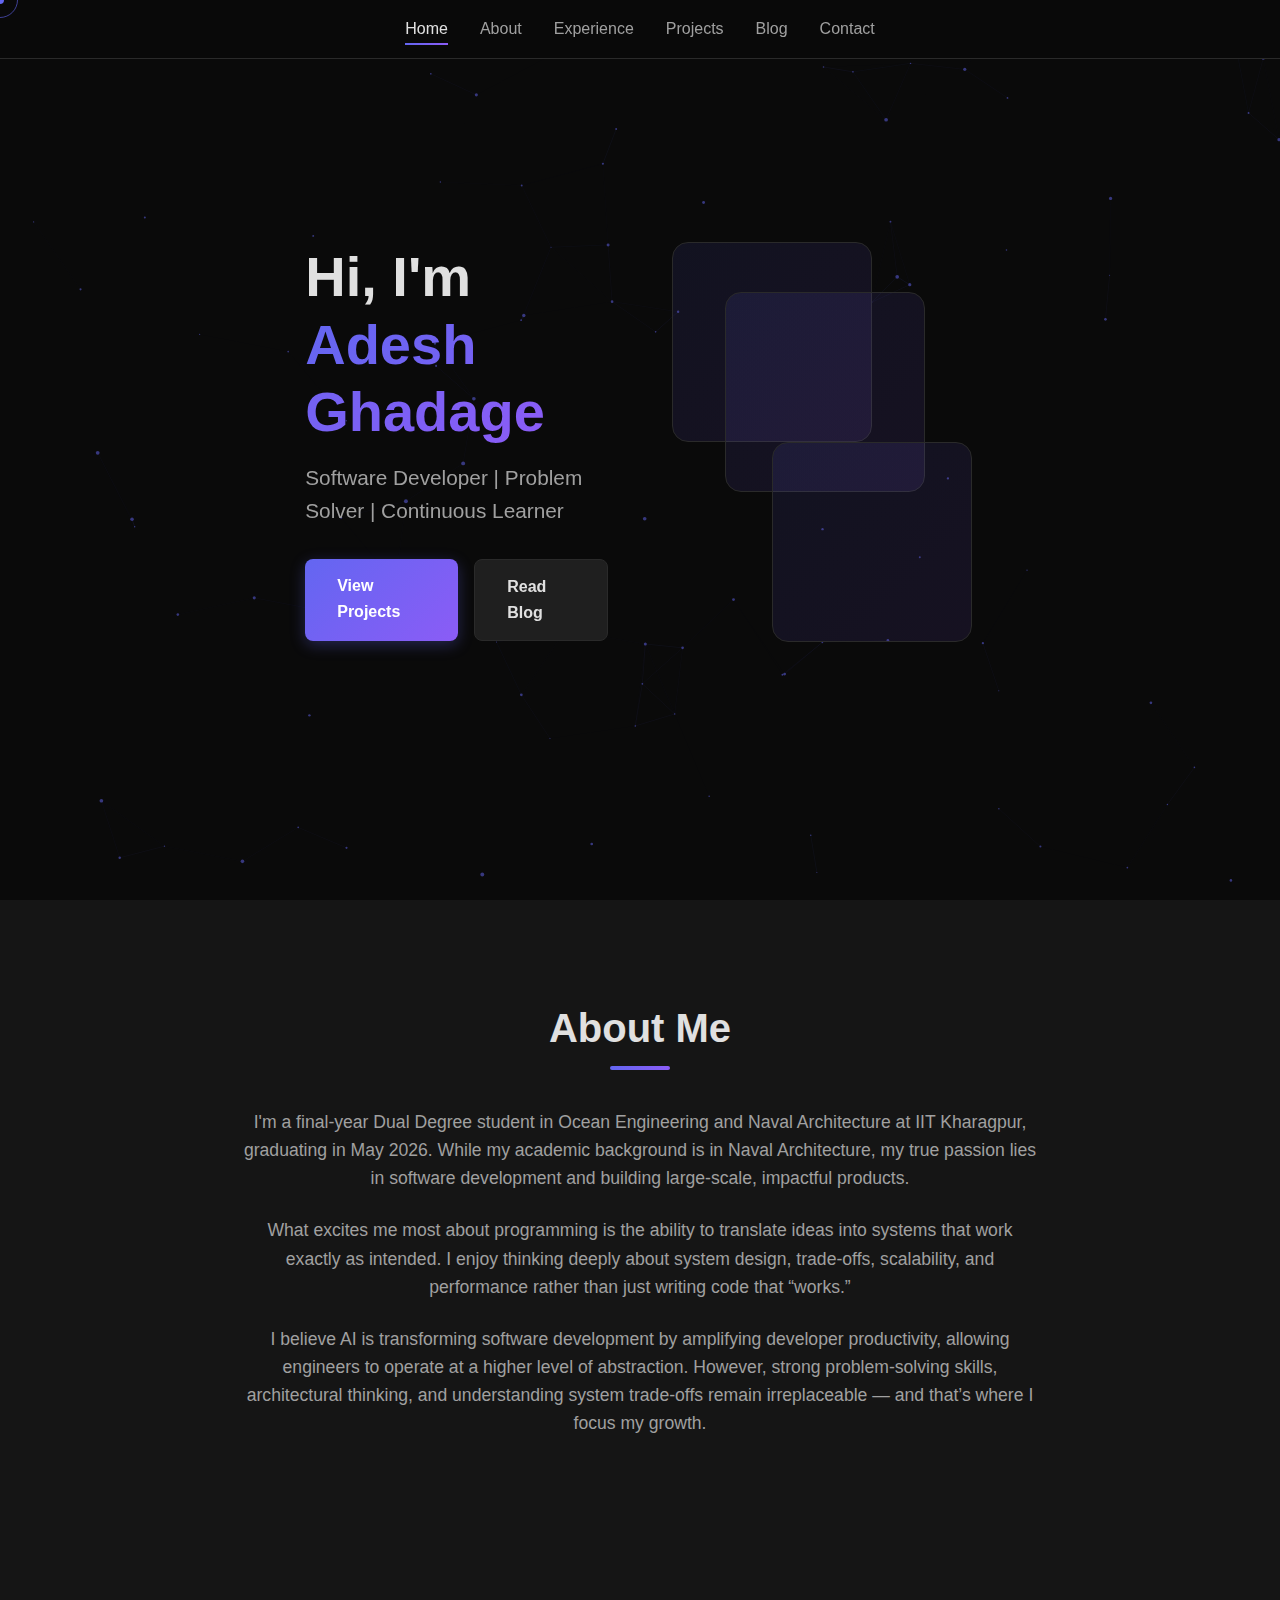
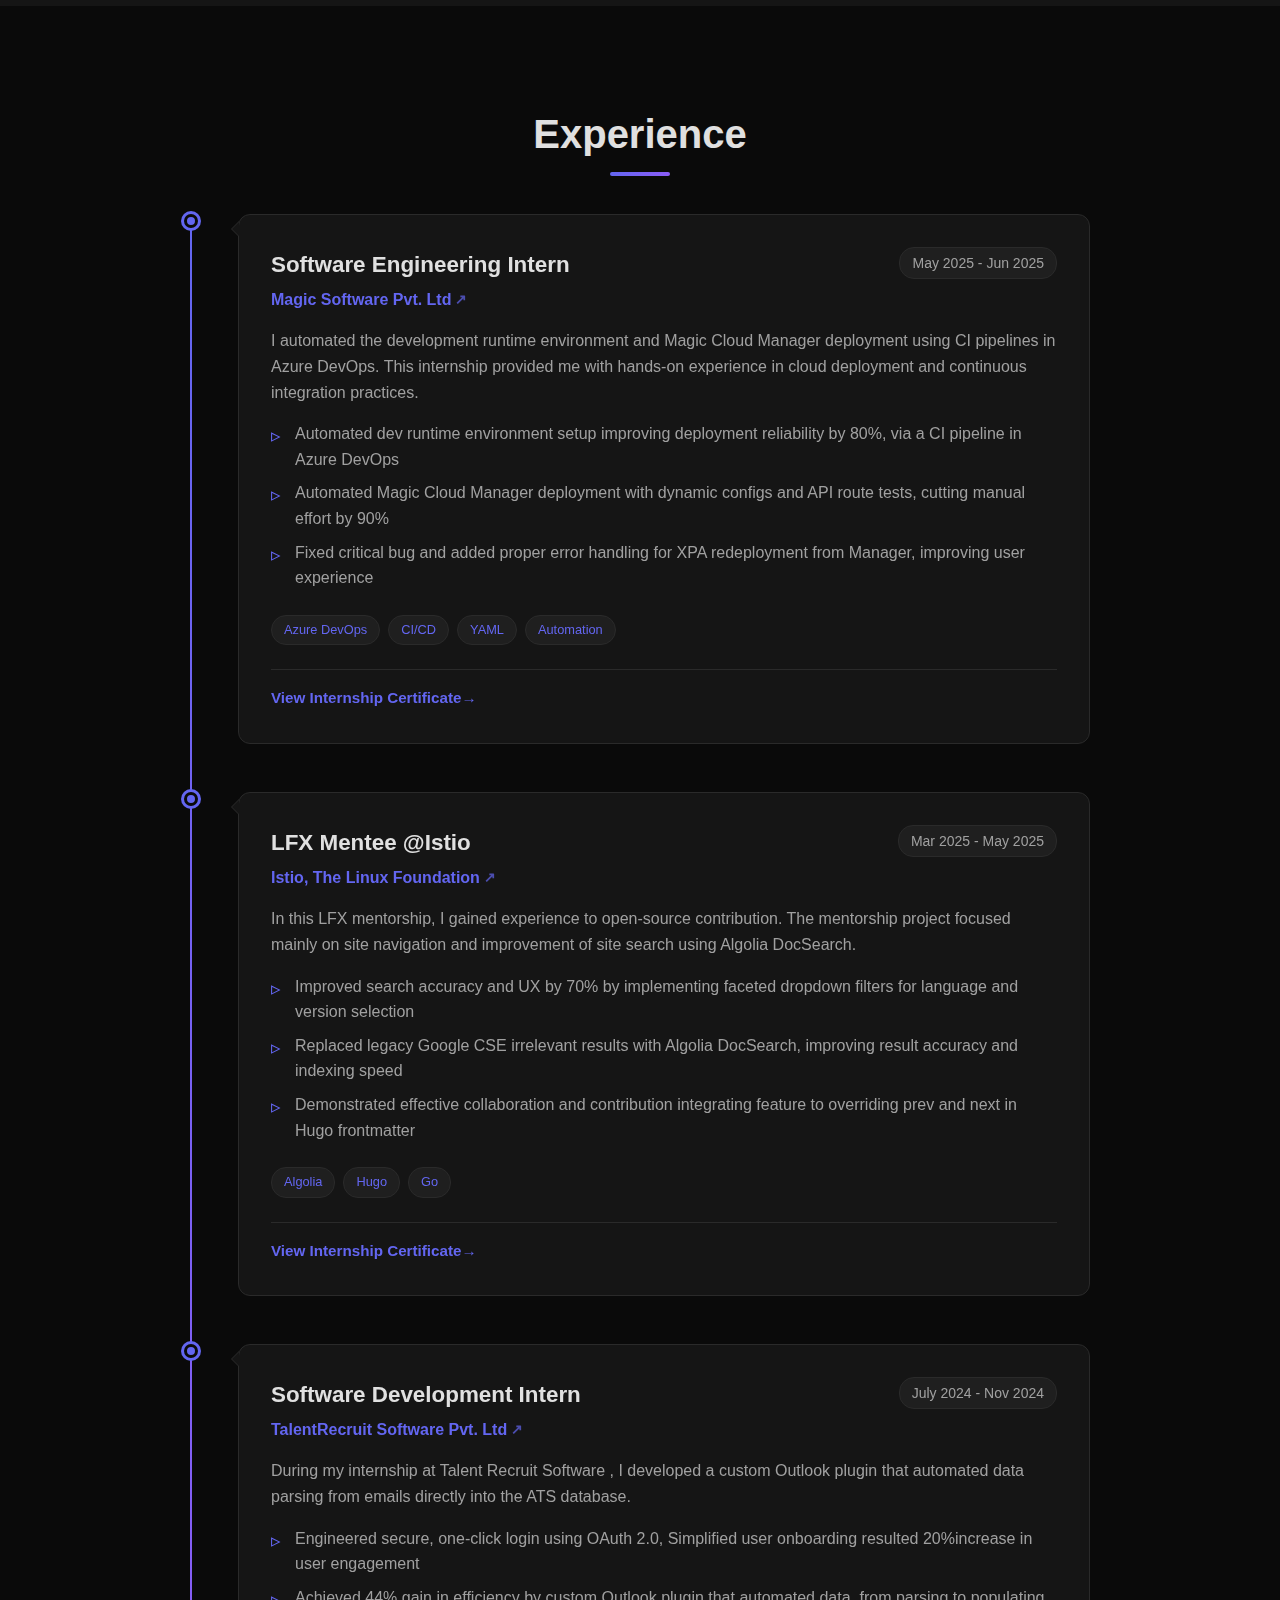
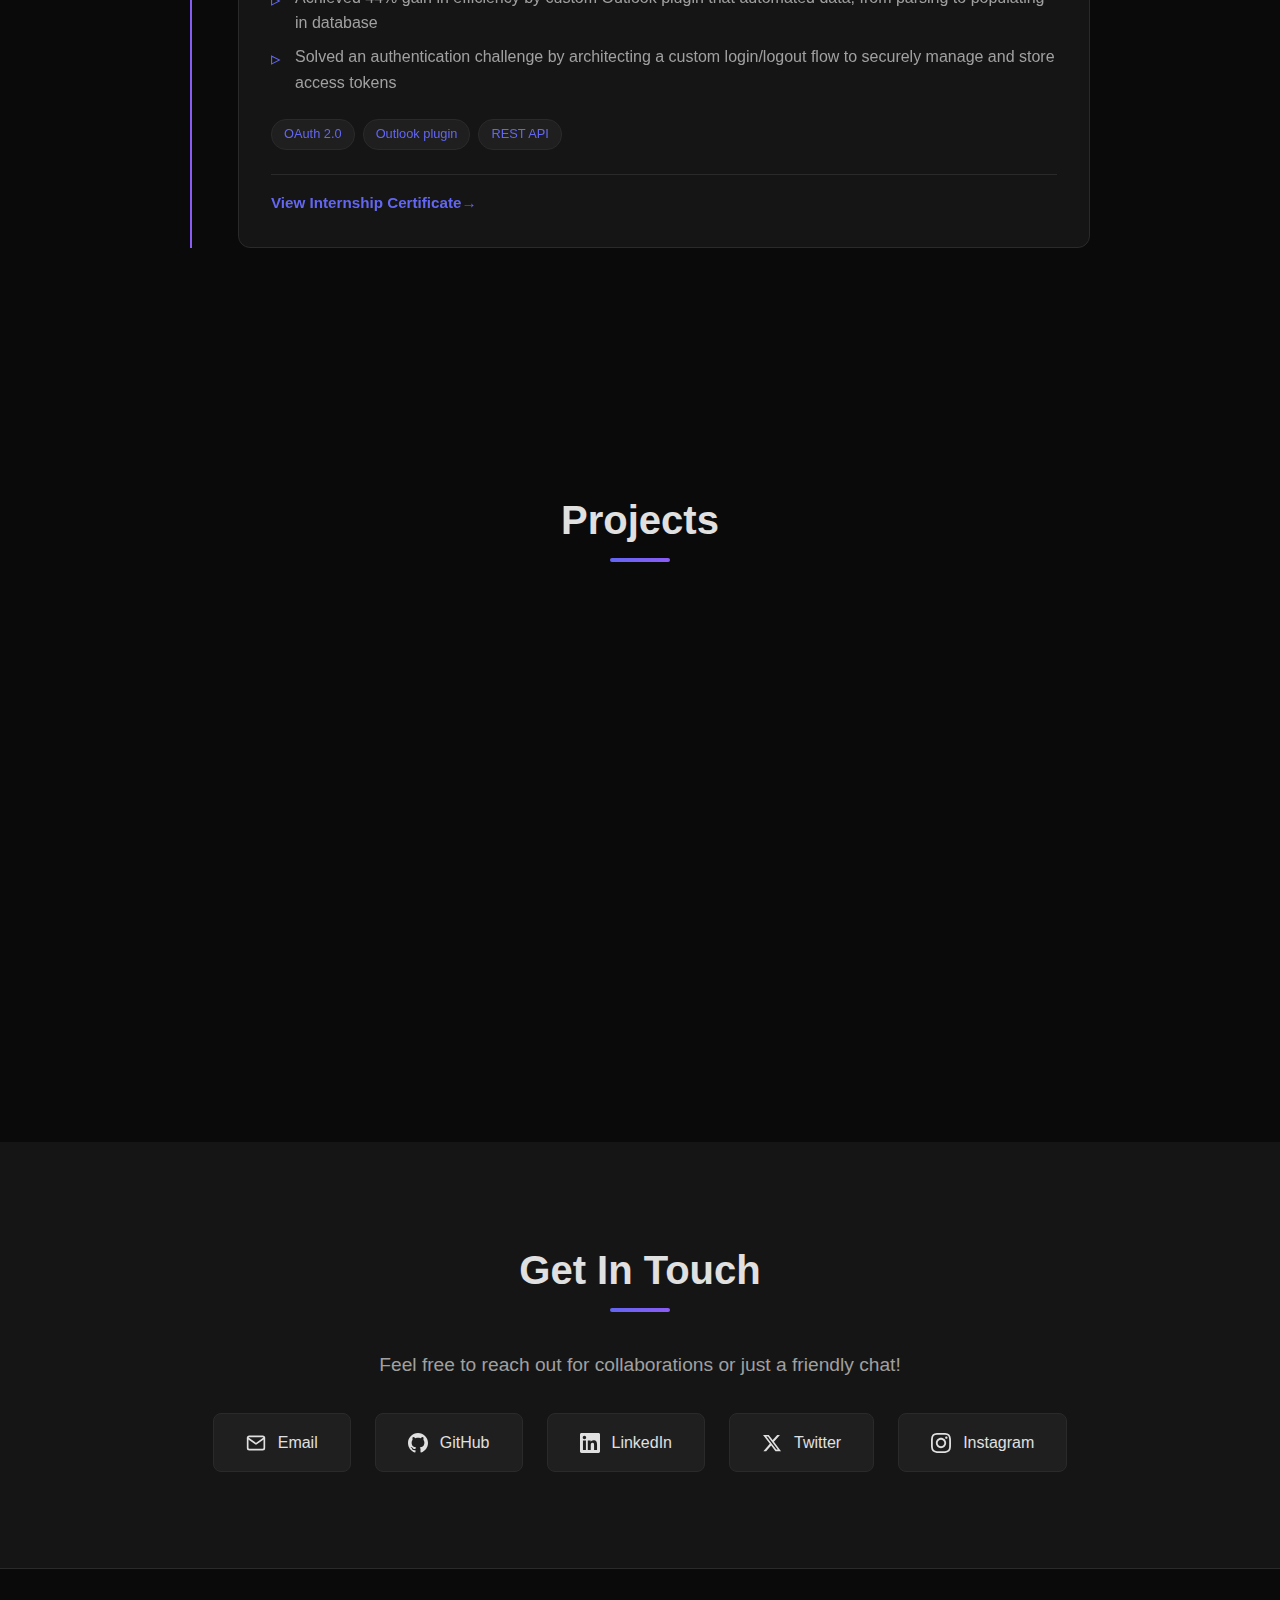
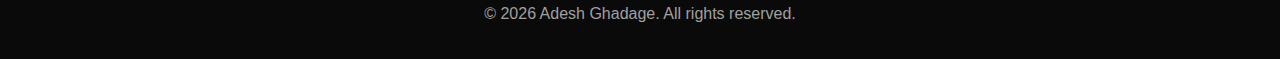
<file: index.html>
<!DOCTYPE html>
<html lang="en">
<head>
    <meta charset="UTF-8">
    <meta name="viewport" content="width=device-width, initial-scale=1.0">
    <title>Adesh Ghadage - Portfolio</title>
    <link rel="stylesheet" href="css/style.css">
</head>
<body>
    <!-- Navigation -->
    <nav class="navbar">
        <div class="container">
            <ul class="nav-links">
                <li><a href="#home" class="nav-link active">Home</a></li>
                <li><a href="#about" class="nav-link">About</a></li>
                <li><a href="#experience" class="nav-link">Experience</a></li>
                <li><a href="#projects" class="nav-link">Projects</a></li>
                <li><a href="blog.html" class="nav-link">Blog</a></li>
                <li><a href="#contact" class="nav-link">Contact</a></li>
            </ul>
            <button class="menu-toggle" aria-label="Toggle menu">
                <span></span>
                <span></span>
                <span></span>
            </button>
        </div>
    </nav>

    <!-- Hero Section -->
    <section id="home" class="hero">
        <div class="container">
            <div class="hero-content">
                <h1 class="hero-title">Hi, I'm <span class="highlight">Adesh Ghadage</span></h1>
                <p class="hero-subtitle">Software Developer | Problem Solver | Continuous Learner</p>
                <div class="hero-buttons">
                    <a href="#projects" class="btn btn-primary">View Projects</a>
                    <a href="blog.html" class="btn btn-secondary">Read Blog</a>
                </div>
            </div>
            <div class="hero-animation">
                <div class="floating-card"></div>
                <div class="floating-card"></div>
                <div class="floating-card"></div>
            </div>
        </div>
    </section>

    <!-- About Section -->
    <section id="about" class="about">
        <div class="container">
            <h2 class="section-title">About Me</h2>
            <div class="about-content">
                <div class="about-text">
                    <p>
                        I'm a final-year Dual Degree student in Ocean Engineering and Naval Architecture at IIT Kharagpur, graduating in May 2026. While my academic background is in Naval Architecture, my true passion lies in software development and building large-scale, impactful products.
                    </p>

                    <p>
                        What excites me most about programming is the ability to translate ideas into systems that work exactly as intended. I enjoy thinking deeply about system design, trade-offs, scalability, and performance rather than just writing code that “works.”
                    </p>

                    <p>
                        I believe AI is transforming software development by amplifying developer productivity, allowing engineers to operate at a higher level of abstraction. However, strong problem-solving skills, architectural thinking, and understanding system trade-offs remain irreplaceable — and that’s where I focus my growth.
                    </p>
                    <div class="skills">
                        <span class="skill-tag">TypeScript</span>
                        <span class="skill-tag">C++</span>
                        <span class="skill-tag">Go</span>
                        <span class="skill-tag">Python</span>
                        <span class="skill-tag">Node.js</span>
                    </div>
                </div>
            </div>
        </div>
    </section>

    <!-- Experience Section -->
    <section id="experience" class="experience">
        <div class="container">
            <h2 class="section-title">Experience</h2>
            <div class="timeline">
                <!-- Experience Item 1 -->
                <div class="timeline-item">
                    <div class="timeline-dot"></div>
                    <div class="timeline-content">
                        <div class="experience-header">
                            <div>
                                <h3 class="experience-title">Software Engineering Intern</h3>
                                <p class="experience-company"><a href="https://www.magicsoftware.com/" target="_blank" class="company-link">Magic Software Pvt. Ltd</a></p>
                            </div>
                            <span class="experience-duration">May 2025 - Jun 2025</span>
                        </div>
                        <p class="experience-description">
                            I automated the development runtime environment and Magic Cloud Manager deployment using CI pipelines in Azure DevOps. This internship provided me with hands-on experience in cloud deployment and continuous integration practices.
                        </p>
                        <ul class="experience-highlights">
                            <li>Automated dev runtime environment setup improving deployment reliability by 80%, via a CI pipeline in Azure DevOps</li>
                            <li>Automated Magic Cloud Manager deployment with dynamic configs and API route tests, cutting manual effort by 90%</li>
                            <li>Fixed critical bug and added proper error handling for XPA redeployment from Manager, improving user experience</li>
                        </ul>
                        <div class="experience-tags">
                            <span class="tag">Azure DevOps</span>
                            <span class="tag">CI/CD</span>
                            <span class="tag">YAML</span>
                            <span class="tag">Automation</span>
                        </div>
                        <div class="experience-certificate">
                            <!-- <span class="certificate-icon">🏆</span> -->
                            <a href="https://drive.google.com/file/d/1JowoTm7jAyAT1iPxm8Lv_0sniHP0DV3Y/view?usp=sharing" target="_blank" class="certificate-link">View Internship Certificate</a>
                        </div>
                    </div>
                </div>

                <!-- Experience Item 2 -->
                <div class="timeline-item">
                    <div class="timeline-dot"></div>
                    <div class="timeline-content">
                        <div class="experience-header">
                            <div>
                                <h3 class="experience-title">LFX Mentee @Istio</h3>
                                <p class="experience-company"><a href="https://istio.io/" target="_blank" class="company-link">Istio, The Linux Foundation</a></p>
                            </div>
                            <span class="experience-duration">Mar 2025 - May 2025</span>
                        </div>
                        <p class="experience-description">
                            In this LFX mentorship, I gained experience to open-source contribution. The mentorship project focused mainly on site navigation and improvement of site search using Algolia DocSearch.
                        </p>
                        <ul class="experience-highlights">
                            <li>Improved search accuracy and UX by 70% by implementing faceted dropdown filters for language and version selection</li>
                            <li>Replaced legacy Google CSE irrelevant results with Algolia DocSearch, improving result accuracy and indexing speed</li>
                            <li>Demonstrated effective collaboration and contribution integrating feature to overriding prev and next in Hugo frontmatter</li>
                        </ul>
                        <div class="experience-tags">
                            <span class="tag">Algolia</span>
                            <span class="tag">Hugo</span>
                            <span class="tag">Go</span>
                        </div>
                        <div class="experience-certificate">
                            <!-- <span class="certificate-icon">🏆</span> -->
                            <a href="https://mentorship.lfx.linuxfoundation.org/project/a8165dc1-fb52-40ca-bd1f-862a5176df98" target="_blank" class="certificate-link">View Internship Certificate</a>
                        </div>
                    </div>
                </div>

                <!-- Experience Item 3 -->
                <div class="timeline-item">
                    <div class="timeline-dot"></div>
                    <div class="timeline-content">
                        <div class="experience-header">
                            <div>
                                <h3 class="experience-title">Software Development Intern</h3>
                                <p class="experience-company"><a href="https://www.talentrecruit.com/" target="_blank" class="company-link">TalentRecruit Software Pvt. Ltd</a></p>
                            </div>
                            <span class="experience-duration">July 2024 - Nov 2024</span>
                        </div>
                        <p class="experience-description">
                            During my internship at Talent Recruit Software , I developed a custom Outlook plugin that automated data parsing from emails directly into the ATS database.
                        </p>
                        <ul class="experience-highlights">
                            <li>Engineered secure, one-click login using OAuth 2.0, Simplified user onboarding resulted 20%increase in user engagement</li>
                            <li>Achieved 44% gain in efficiency by custom Outlook plugin that automated data, from parsing to populating in database</li>
                            <li>Solved an authentication challenge by architecting a custom login/logout flow to securely manage and store access tokens</li>
                        </ul>
                        <div class="experience-tags">
                            <span class="tag">OAuth 2.0</span>
                            <span class="tag">Outlook plugin</span>
                            <span class="tag">REST API</span>
                        </div>
                        <div class="experience-certificate">
                            <!-- <span class="certificate-icon">🏆</span> -->
                            <a href="https://drive.google.com/file/d/1-H94t8f-LSYN_JLLu9wjxYPCl6rxCc7w/view?usp=sharing" target="_blank" class="certificate-link">View Internship Certificate</a>
                        </div>
                    </div>
                </div>

                <!-- Add more experience items as needed -->
                <!-- Example template:
                <div class="timeline-item">
                    <div class="timeline-dot"></div>
                    <div class="timeline-content">
                        <div class="experience-header">
                            <div>
                                <h3 class="experience-title">Position Title</h3>
                                <p class="experience-company">Company Name</p>
                            </div>
                            <span class="experience-duration">Start - End Date</span>
                        </div>
                        <p class="experience-description">Description of your role...</p>
                        <ul class="experience-highlights">
                            <li>Achievement 1</li>
                            <li>Achievement 2</li>
                        </ul>
                        <div class="experience-certificate">
                            <span class="certificate-icon">🏆</span>
                            <a href="#" target="_blank" class="certificate-link">View Certificate</a>
                        </div>
                        <div class="experience-tags">
                            <span class="tag">Tech 1</span>
                            <span class="tag">Tech 2</span>
                        </div>
                    </div>
                </div>
                -->
            </div>
        </div>
    </section>

    <!-- Projects Section -->
    <section id="projects" class="projects">
        <div class="container">
            <h2 class="section-title">Projects</h2>
            <div class="projects-grid">
                <!-- Project Card 1 -->
                <div class="project-card">
                    <div class="project-header">
                        <h3>ChatCluster</h3>
                        <span class="project-status">Completed</span>
                    </div>
                    <p class="project-description">ChatCluster is a production-grade, real-time messaging platform built with a focus on scalability, security, and modern DevOps practices. The system demonstrates expertise in distributed systems, real-time communication protocols, containerization, and microservices architecture.</p>
                    <div class="project-tags">
                        <span class="tag">React</span>
                        <span class="tag">Node.js</span>
                        <span class="tag">MongoDB</span>
                    </div>
                    <div class="project-links">
                        <a href="projects/chat-cluster.html" class="link-btn">View Details</a>
                        <a href="#" class="link-btn" target="_blank">GitHub</a>
                    </div>
                </div>

                <div class="project-card">
                    <div class="project-header">
                        <h3>Samudramathan Tech Fest Website</h3>
                        <span class="project-status">Completed</span>
                    </div>
                    <p class="project-description">The official website for Samudramathan Tech Fest, showcasing event details, schedules, and participant information. Built with a focus on responsive design and user engagement.</p>
                    <div class="project-tags">
                        <span class="tag">React</span>
                        <span class="tag">Node.js</span>
                        <span class="tag">MongoDB</span>
                    </div>
                    <div class="project-links">
                        <a href="projects/Samudramanthan-tech-website.html" class="link-btn">View Details</a>
                        <a href="https://github.com/AdeshGhadage/samudramathan" class="link-btn" target="_blank">GitHub</a>
                    </div>
                </div>

                <div class="project-card">
                    <div class="project-header">
                        <h3>CryptoWebWallet</h3>
                        <span class="project-status">Completed</span>
                    </div>
                    <p class="project-description">A minimal wallet for testnets/devnets to explore cryptographic and blockchain principles behind wallets, addresses, and transactions.</p>
                    <div class="project-tags">
                        <span class="tag">React</span>
                        <span class="tag">Node.js</span>
                        <span class="tag">MongoDB</span>
                    </div>
                    <div class="project-links">
                        <a href="projects/CryptoWebWallet.html" class="link-btn">View Details</a>
                        <a href="https://github.com/AdeshGhadage/CryptoWebWallet" class="link-btn" target="_blank">GitHub</a>
                    </div>
                </div>

                <!-- Project Card 2 -->
                <!-- <div class="project-card">
                    <div class="project-header">
                        <h3>Another Project</h3>
                        <span class="project-status ongoing">In Progress</span>
                    </div>
                    <p class="project-description">Description of another project. This could be a work in progress or a completed project.</p>
                    <div class="project-tags">
                        <span class="tag">Python</span>
                        <span class="tag">FastAPI</span>
                        <span class="tag">PostgreSQL</span>
                    </div>
                    <div class="project-links">
                        <a href="projects/sample-project.html" class="link-btn">View Details</a>
                        <a href="#" class="link-btn" target="_blank">GitHub</a>
                    </div>
                </div> -->

                <!-- Add more project cards as needed -->
            </div>
        </div>
    </section>

    <!-- Contact Section -->
    <section id="contact" class="contact">
        <div class="container">
            <h2 class="section-title">Get In Touch</h2>
            <div class="contact-content">
                <p>Feel free to reach out for collaborations or just a friendly chat!</p>
                <div class="contact-links">
                    <a href="mailto:adeshghadage9@gmail.com" class="contact-btn">
                        <svg width="20" height="20" viewBox="0 0 24 24" fill="none" stroke="currentColor" stroke-width="2" stroke-linecap="round" stroke-linejoin="round">
                            <path d="M4 4h16c1.1 0 2 .9 2 2v12c0 1.1-.9 2-2 2H4c-1.1 0-2-.9-2-2V6c0-1.1.9-2 2-2z"></path>
                            <polyline points="22,6 12,13 2,6"></polyline>
                        </svg>
                        Email
                    </a>
                    <a href="https://github.com/AdeshGhadage" class="contact-btn" target="_blank">
                        <svg width="20" height="20" viewBox="0 0 24 24" fill="currentColor">
                            <path d="M12 0c-6.626 0-12 5.373-12 12 0 5.302 3.438 9.8 8.207 11.387.599.111.793-.261.793-.577v-2.234c-3.338.726-4.033-1.416-4.033-1.416-.546-1.387-1.333-1.756-1.333-1.756-1.089-.745.083-.729.083-.729 1.205.084 1.839 1.237 1.839 1.237 1.07 1.834 2.807 1.304 3.492.997.107-.775.418-1.305.762-1.604-2.665-.305-5.467-1.334-5.467-5.931 0-1.311.469-2.381 1.236-3.221-.124-.303-.535-1.524.117-3.176 0 0 1.008-.322 3.301 1.23.957-.266 1.983-.399 3.003-.404 1.02.005 2.047.138 3.006.404 2.291-1.552 3.297-1.23 3.297-1.23.653 1.653.242 2.874.118 3.176.77.84 1.235 1.911 1.235 3.221 0 4.609-2.807 5.624-5.479 5.921.43.372.823 1.102.823 2.222v3.293c0 .319.192.694.801.576 4.765-1.589 8.199-6.086 8.199-11.386 0-6.627-5.373-12-12-12z"/>
                        </svg>
                        GitHub
                    </a>
                    <a href="https://www.linkedin.com/in/adeshghadage" class="contact-btn" target="_blank">
                        <svg width="20" height="20" viewBox="0 0 24 24" fill="currentColor">
                            <path d="M20.447 20.452h-3.554v-5.569c0-1.328-.027-3.037-1.852-3.037-1.853 0-2.136 1.445-2.136 2.939v5.667H9.351V9h3.414v1.561h.046c.477-.9 1.637-1.85 3.37-1.85 3.601 0 4.267 2.37 4.267 5.455v6.286zM5.337 7.433c-1.144 0-2.063-.926-2.063-2.065 0-1.138.92-2.063 2.063-2.063 1.14 0 2.064.925 2.064 2.063 0 1.139-.925 2.065-2.064 2.065zm1.782 13.019H3.555V9h3.564v11.452zM22.225 0H1.771C.792 0 0 .774 0 1.729v20.542C0 23.227.792 24 1.771 24h20.451C23.2 24 24 23.227 24 22.271V1.729C24 .774 23.2 0 22.222 0h.003z"/>
                        </svg>
                        LinkedIn
                    </a>
                    <a href="https://x.com/adesh_ghadage" class="contact-btn" target="_blank">
                        <svg width="20" height="20" viewBox="0 0 24 24" fill="currentColor">
                            <path d="M18.244 2.25h3.308l-7.227 8.26 8.502 11.24H16.17l-5.214-6.817L4.99 21.75H1.68l7.73-8.835L1.254 2.25H8.08l4.713 6.231zm-1.161 17.52h1.833L7.084 4.126H5.117z"/>
                        </svg>
                        Twitter
                    </a>
                    <a href="https://www.instagram.com/adesh_ghadage/" class="contact-btn" target="_blank">
                        <svg width="20" height="20" viewBox="0 0 24 24" fill="currentColor">
                            <path d="M12 2.163c3.204 0 3.584.012 4.85.07 3.252.148 4.771 1.691 4.919 4.919.058 1.265.069 1.645.069 4.849 0 3.205-.012 3.584-.069 4.849-.149 3.225-1.664 4.771-4.919 4.919-1.266.058-1.644.07-4.85.07-3.204 0-3.584-.012-4.849-.07-3.26-.149-4.771-1.699-4.919-4.92-.058-1.265-.07-1.644-.07-4.849 0-3.204.013-3.583.07-4.849.149-3.227 1.664-4.771 4.919-4.919 1.266-.057 1.645-.069 4.849-.069zm0-2.163c-3.259 0-3.667.014-4.947.072-4.358.2-6.78 2.618-6.98 6.98-.059 1.281-.073 1.689-.073 4.948 0 3.259.014 3.668.072 4.948.2 4.358 2.618 6.78 6.98 6.98 1.281.058 1.689.072 4.948.072 3.259 0 3.668-.014 4.948-.072 4.354-.2 6.782-2.618 6.979-6.98.059-1.28.073-1.689.073-4.948 0-3.259-.014-3.667-.072-4.947-.196-4.354-2.617-6.78-6.979-6.98-1.281-.059-1.69-.073-4.949-.073zm0 5.838c-3.403 0-6.162 2.759-6.162 6.162s2.759 6.163 6.162 6.163 6.162-2.759 6.162-6.163c0-3.403-2.759-6.162-6.162-6.162zm0 10.162c-2.209 0-4-1.79-4-4 0-2.209 1.791-4 4-4s4 1.791 4 4c0 2.21-1.791 4-4 4zm6.406-11.845c-.796 0-1.441.645-1.441 1.44s.645 1.44 1.441 1.44c.795 0 1.439-.645 1.439-1.44s-.644-1.44-1.439-1.44z"/>
                        </svg>
                        Instagram
                    </a>
                </div>
            </div>
        </div>
    </section>

    <!-- Footer -->
    <footer class="footer">
        <div class="container">
            <p>&copy; 2026 Adesh Ghadage. All rights reserved.</p>
        </div>
    </footer>

    <script src="js/main.js"></script>
    <script src="js/interactions.js"></script>
</body>
</html>
</file>
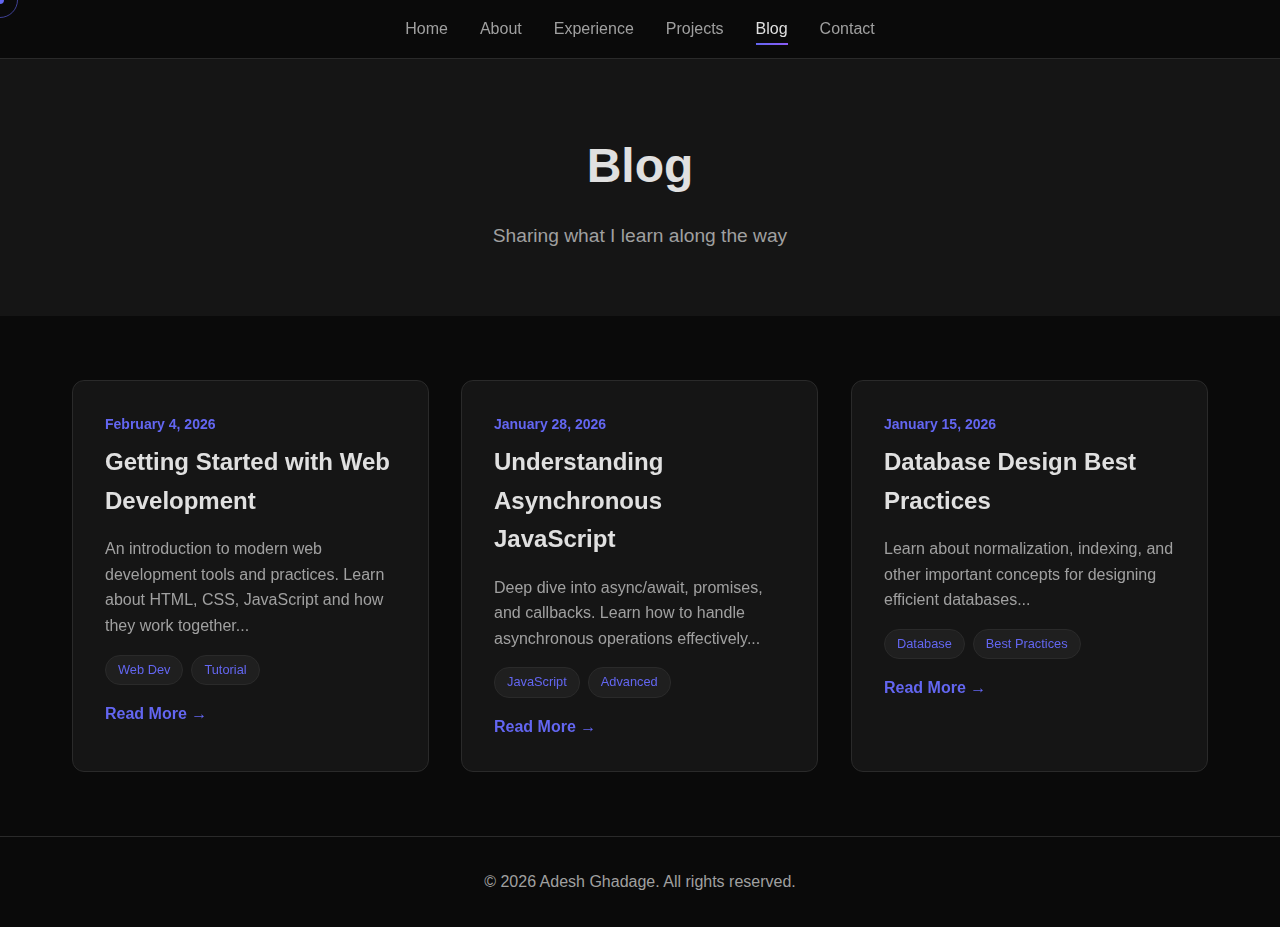
<file: blog.html>
<!DOCTYPE html>
<html lang="en">
<head>
    <meta charset="UTF-8">
    <meta name="viewport" content="width=device-width, initial-scale=1.0">
    <title>Blog - Adesh Ghadage</title>
    <link rel="stylesheet" href="css/style.css">
</head>
<body>
    <!-- Navigation -->
    <nav class="navbar">
        <div class="container">
            <ul class="nav-links">
                <li><a href="index.html#home" class="nav-link">Home</a></li>
                <li><a href="index.html#about" class="nav-link">About</a></li>
                <li><a href="index.html#experience" class="nav-link">Experience</a></li>
                <li><a href="index.html#projects" class="nav-link">Projects</a></li>
                <li><a href="blog.html" class="nav-link active">Blog</a></li>
                <li><a href="index.html#contact" class="nav-link">Contact</a></li>
            </ul>
            <button class="menu-toggle" aria-label="Toggle menu">
                <span></span>
                <span></span>
                <span></span>
            </button>
        </div>
    </nav>

    <!-- Blog Header -->
    <section class="page-header">
        <div class="container">
            <h1 class="page-title">Blog</h1>
            <p class="page-subtitle">Sharing what I learn along the way</p>
        </div>
    </section>

    <!-- Blog Posts -->
    <section class="blog-section">
        <div class="container">
            <div class="blog-grid">
                <!-- Blog Post 1 -->
                <article class="blog-card">
                    <div class="blog-date">February 4, 2026</div>
                    <h3 class="blog-title">Getting Started with Web Development</h3>
                    <p class="blog-excerpt">An introduction to modern web development tools and practices. Learn about HTML, CSS, JavaScript and how they work together...</p>
                    <div class="blog-tags">
                        <span class="tag">Web Dev</span>
                        <span class="tag">Tutorial</span>
                    </div>
                    <a href="blog/sample-post.html" class="read-more">Read More →</a>
                </article>

                <!-- Blog Post 2 -->
                <article class="blog-card">
                    <div class="blog-date">January 28, 2026</div>
                    <h3 class="blog-title">Understanding Asynchronous JavaScript</h3>
                    <p class="blog-excerpt">Deep dive into async/await, promises, and callbacks. Learn how to handle asynchronous operations effectively...</p>
                    <div class="blog-tags">
                        <span class="tag">JavaScript</span>
                        <span class="tag">Advanced</span>
                    </div>
                    <a href="blog/sample-post.html" class="read-more">Read More →</a>
                </article>

                <!-- Blog Post 3 -->
                <article class="blog-card">
                    <div class="blog-date">January 15, 2026</div>
                    <h3 class="blog-title">Database Design Best Practices</h3>
                    <p class="blog-excerpt">Learn about normalization, indexing, and other important concepts for designing efficient databases...</p>
                    <div class="blog-tags">
                        <span class="tag">Database</span>
                        <span class="tag">Best Practices</span>
                    </div>
                    <a href="blog/sample-post.html" class="read-more">Read More →</a>
                </article>

                <!-- Add more blog posts here -->
            </div>
        </div>
    </section>

    <!-- Footer -->
    <footer class="footer">
        <div class="container">
            <p>&copy; 2026 Adesh Ghadage. All rights reserved.</p>
        </div>
    </footer>

    <script src="js/main.js"></script>
    <script src="js/interactions.js"></script>
</body>
</html>
</file>
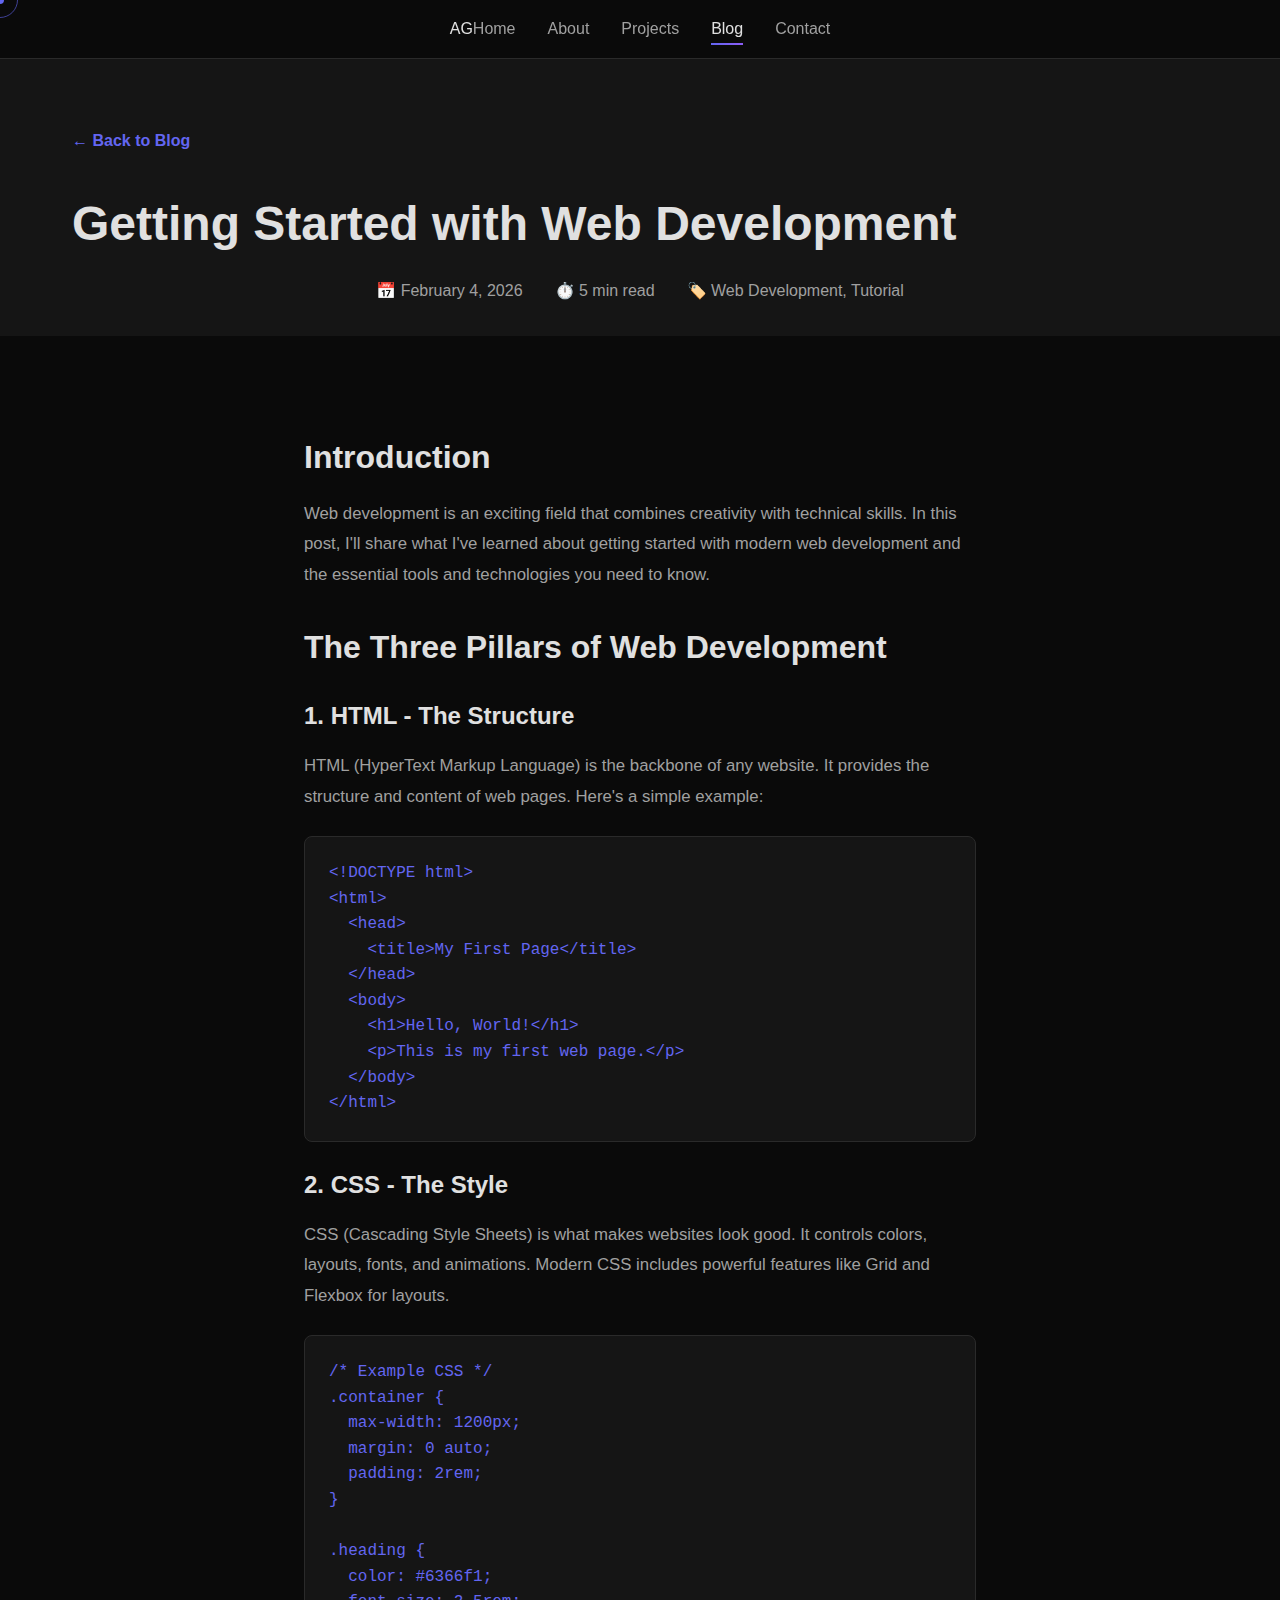
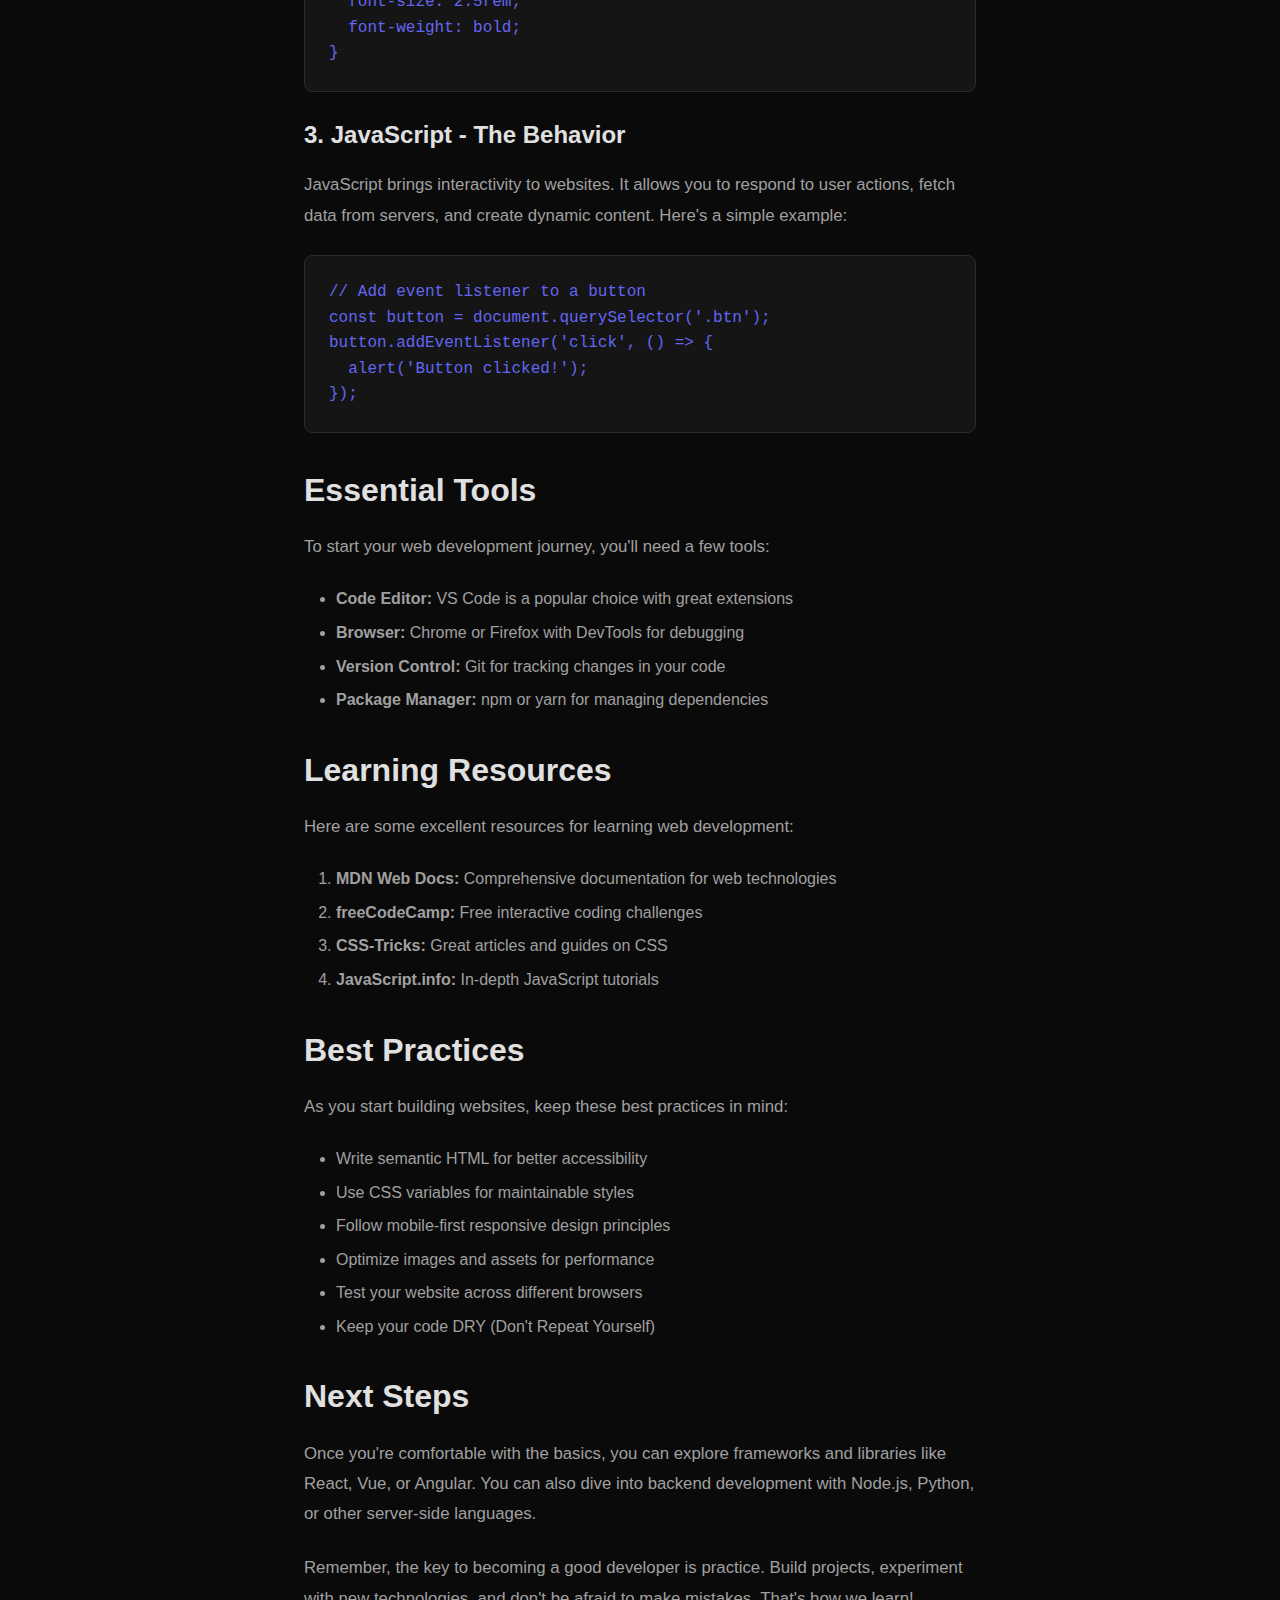
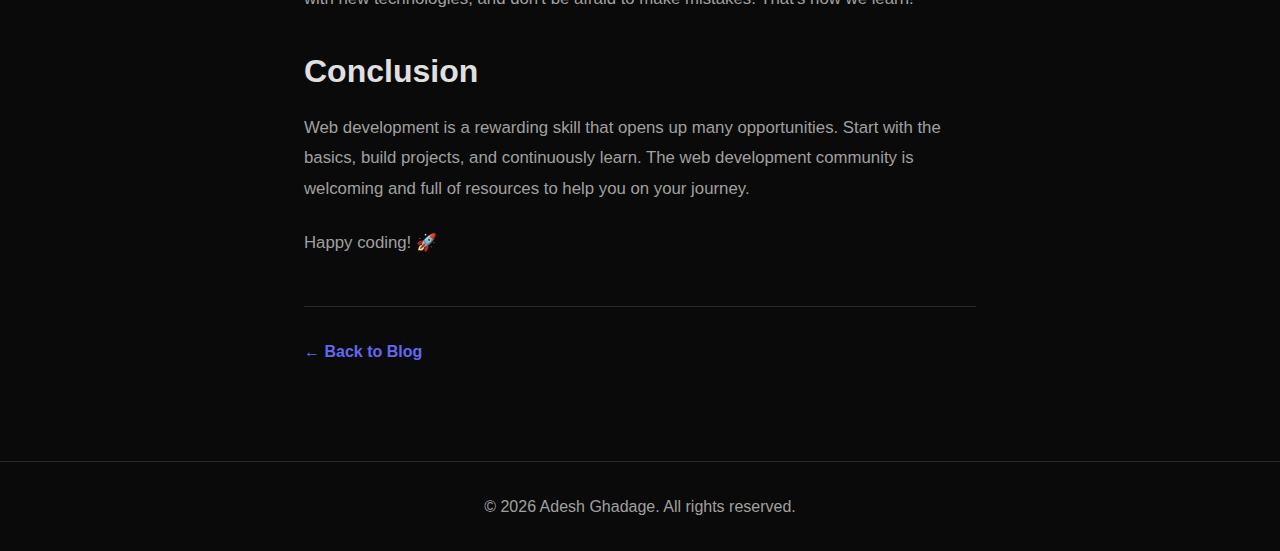
<file: blog/sample-post.html>
<!DOCTYPE html>
<html lang="en">
<head>
    <meta charset="UTF-8">
    <meta name="viewport" content="width=device-width, initial-scale=1.0">
    <title>Getting Started with Web Development - Blog</title>
    <link rel="stylesheet" href="../css/style.css">
</head>
<body>
    <!-- Navigation -->
    <nav class="navbar">
        <div class="container">
            <a href="../index.html" class="logo">AG</a>
            <ul class="nav-links">
                <li><a href="../index.html#home" class="nav-link">Home</a></li>
                <li><a href="../index.html#about" class="nav-link">About</a></li>
                <li><a href="../index.html#projects" class="nav-link">Projects</a></li>
                <li><a href="../blog.html" class="nav-link active">Blog</a></li>
                <li><a href="../index.html#contact" class="nav-link">Contact</a></li>
            </ul>
            <button class="menu-toggle" aria-label="Toggle menu">
                <span></span>
                <span></span>
                <span></span>
            </button>
        </div>
    </nav>

    <!-- Post Header -->
    <header class="post-header">
        <div class="container">
            <a href="../blog.html" class="back-link">← Back to Blog</a>
            <h1 class="page-title">Getting Started with Web Development</h1>
            <div class="post-meta">
                <span>📅 February 4, 2026</span>
                <span>⏱️ 5 min read</span>
                <span>🏷️ Web Development, Tutorial</span>
            </div>
        </div>
    </header>

    <!-- Post Content -->
    <article class="post-content">
        <div class="container">
            <h2>Introduction</h2>
            <p>
                Web development is an exciting field that combines creativity with technical skills. 
                In this post, I'll share what I've learned about getting started with modern web development 
                and the essential tools and technologies you need to know.
            </p>

            <h2>The Three Pillars of Web Development</h2>
            
            <h3>1. HTML - The Structure</h3>
            <p>
                HTML (HyperText Markup Language) is the backbone of any website. It provides the structure 
                and content of web pages. Here's a simple example:
            </p>
            <pre><code>&lt;!DOCTYPE html&gt;
&lt;html&gt;
  &lt;head&gt;
    &lt;title&gt;My First Page&lt;/title&gt;
  &lt;/head&gt;
  &lt;body&gt;
    &lt;h1&gt;Hello, World!&lt;/h1&gt;
    &lt;p&gt;This is my first web page.&lt;/p&gt;
  &lt;/body&gt;
&lt;/html&gt;</code></pre>

            <h3>2. CSS - The Style</h3>
            <p>
                CSS (Cascading Style Sheets) is what makes websites look good. It controls colors, layouts, 
                fonts, and animations. Modern CSS includes powerful features like Grid and Flexbox for layouts.
            </p>
            <pre><code>/* Example CSS */
.container {
  max-width: 1200px;
  margin: 0 auto;
  padding: 2rem;
}

.heading {
  color: #6366f1;
  font-size: 2.5rem;
  font-weight: bold;
}</code></pre>

            <h3>3. JavaScript - The Behavior</h3>
            <p>
                JavaScript brings interactivity to websites. It allows you to respond to user actions, 
                fetch data from servers, and create dynamic content. Here's a simple example:
            </p>
            <pre><code>// Add event listener to a button
const button = document.querySelector('.btn');
button.addEventListener('click', () => {
  alert('Button clicked!');
});</code></pre>

            <h2>Essential Tools</h2>
            <p>To start your web development journey, you'll need a few tools:</p>
            <ul>
                <li><strong>Code Editor:</strong> VS Code is a popular choice with great extensions</li>
                <li><strong>Browser:</strong> Chrome or Firefox with DevTools for debugging</li>
                <li><strong>Version Control:</strong> Git for tracking changes in your code</li>
                <li><strong>Package Manager:</strong> npm or yarn for managing dependencies</li>
            </ul>

            <h2>Learning Resources</h2>
            <p>Here are some excellent resources for learning web development:</p>
            <ol>
                <li><strong>MDN Web Docs:</strong> Comprehensive documentation for web technologies</li>
                <li><strong>freeCodeCamp:</strong> Free interactive coding challenges</li>
                <li><strong>CSS-Tricks:</strong> Great articles and guides on CSS</li>
                <li><strong>JavaScript.info:</strong> In-depth JavaScript tutorials</li>
            </ol>

            <h2>Best Practices</h2>
            <p>As you start building websites, keep these best practices in mind:</p>
            <ul>
                <li>Write semantic HTML for better accessibility</li>
                <li>Use CSS variables for maintainable styles</li>
                <li>Follow mobile-first responsive design principles</li>
                <li>Optimize images and assets for performance</li>
                <li>Test your website across different browsers</li>
                <li>Keep your code DRY (Don't Repeat Yourself)</li>
            </ul>

            <h2>Next Steps</h2>
            <p>
                Once you're comfortable with the basics, you can explore frameworks and libraries like 
                React, Vue, or Angular. You can also dive into backend development with Node.js, Python, 
                or other server-side languages.
            </p>
            <p>
                Remember, the key to becoming a good developer is practice. Build projects, experiment 
                with new technologies, and don't be afraid to make mistakes. That's how we learn!
            </p>

            <h2>Conclusion</h2>
            <p>
                Web development is a rewarding skill that opens up many opportunities. Start with the 
                basics, build projects, and continuously learn. The web development community is welcoming 
                and full of resources to help you on your journey.
            </p>
            <p>
                Happy coding! 🚀
            </p>

            <div style="margin-top: 3rem; padding-top: 2rem; border-top: 1px solid var(--border-color);">
                <a href="../blog.html" class="back-link">← Back to Blog</a>
            </div>
        </div>
    </article>

    <!-- Footer -->
    <footer class="footer">
        <div class="container">
            <p>&copy; 2026 Adesh Ghadage. All rights reserved.</p>
        </div>
    </footer>

    <script src="../js/main.js"></script>
    <script src="../js/interactions.js"></script>
</body>
</html>
</file>
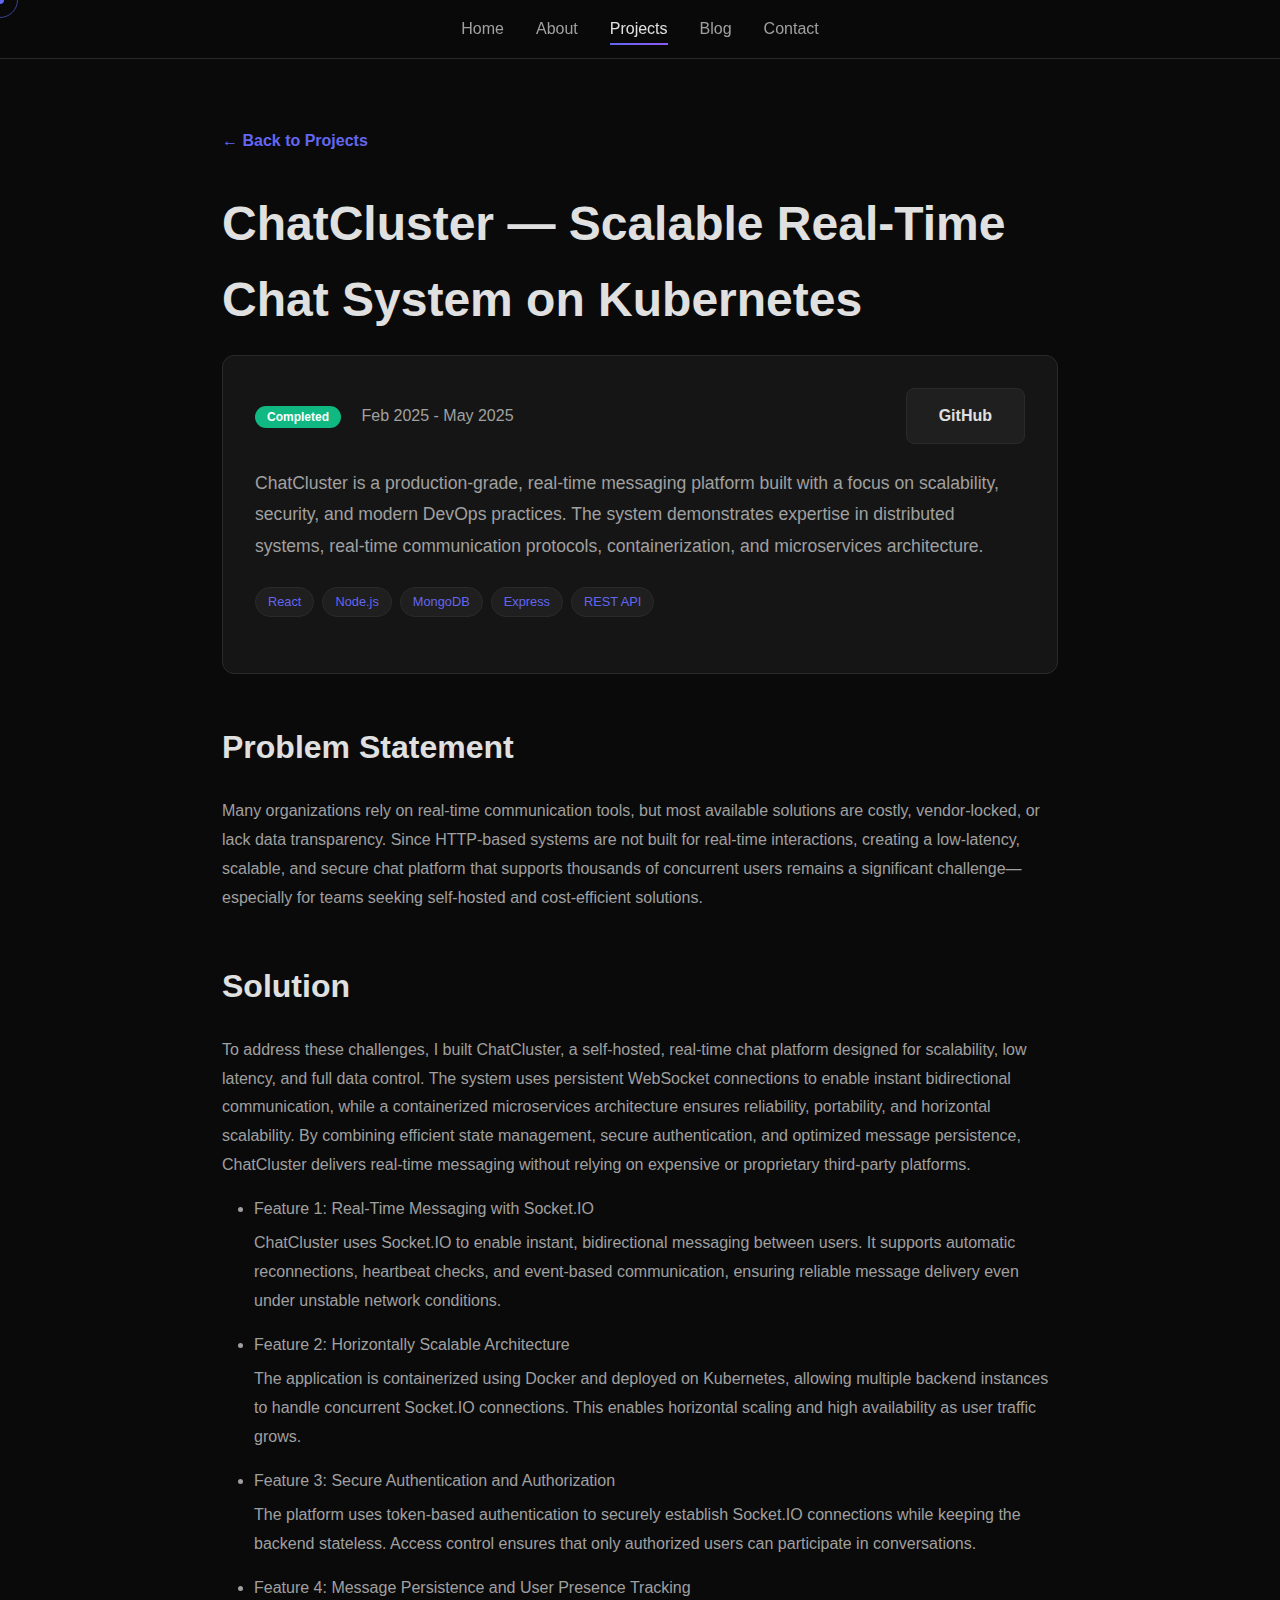
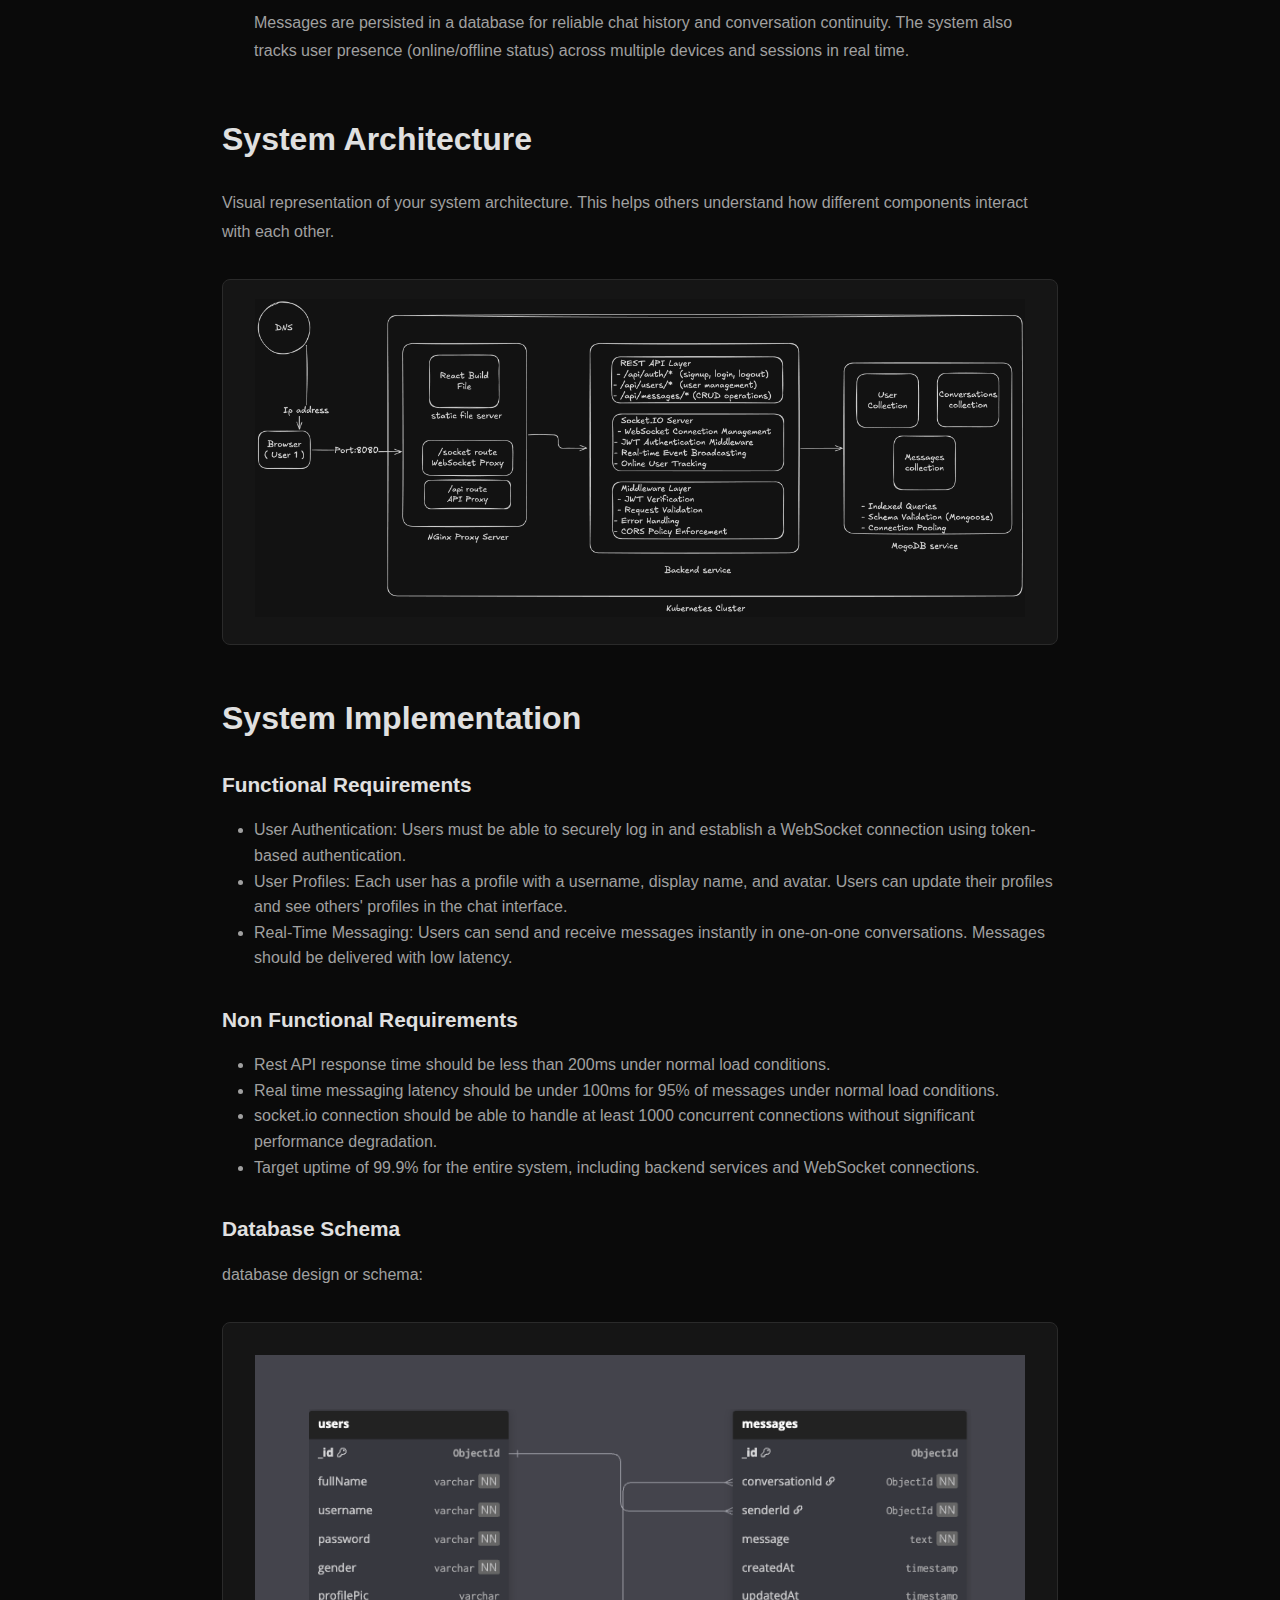
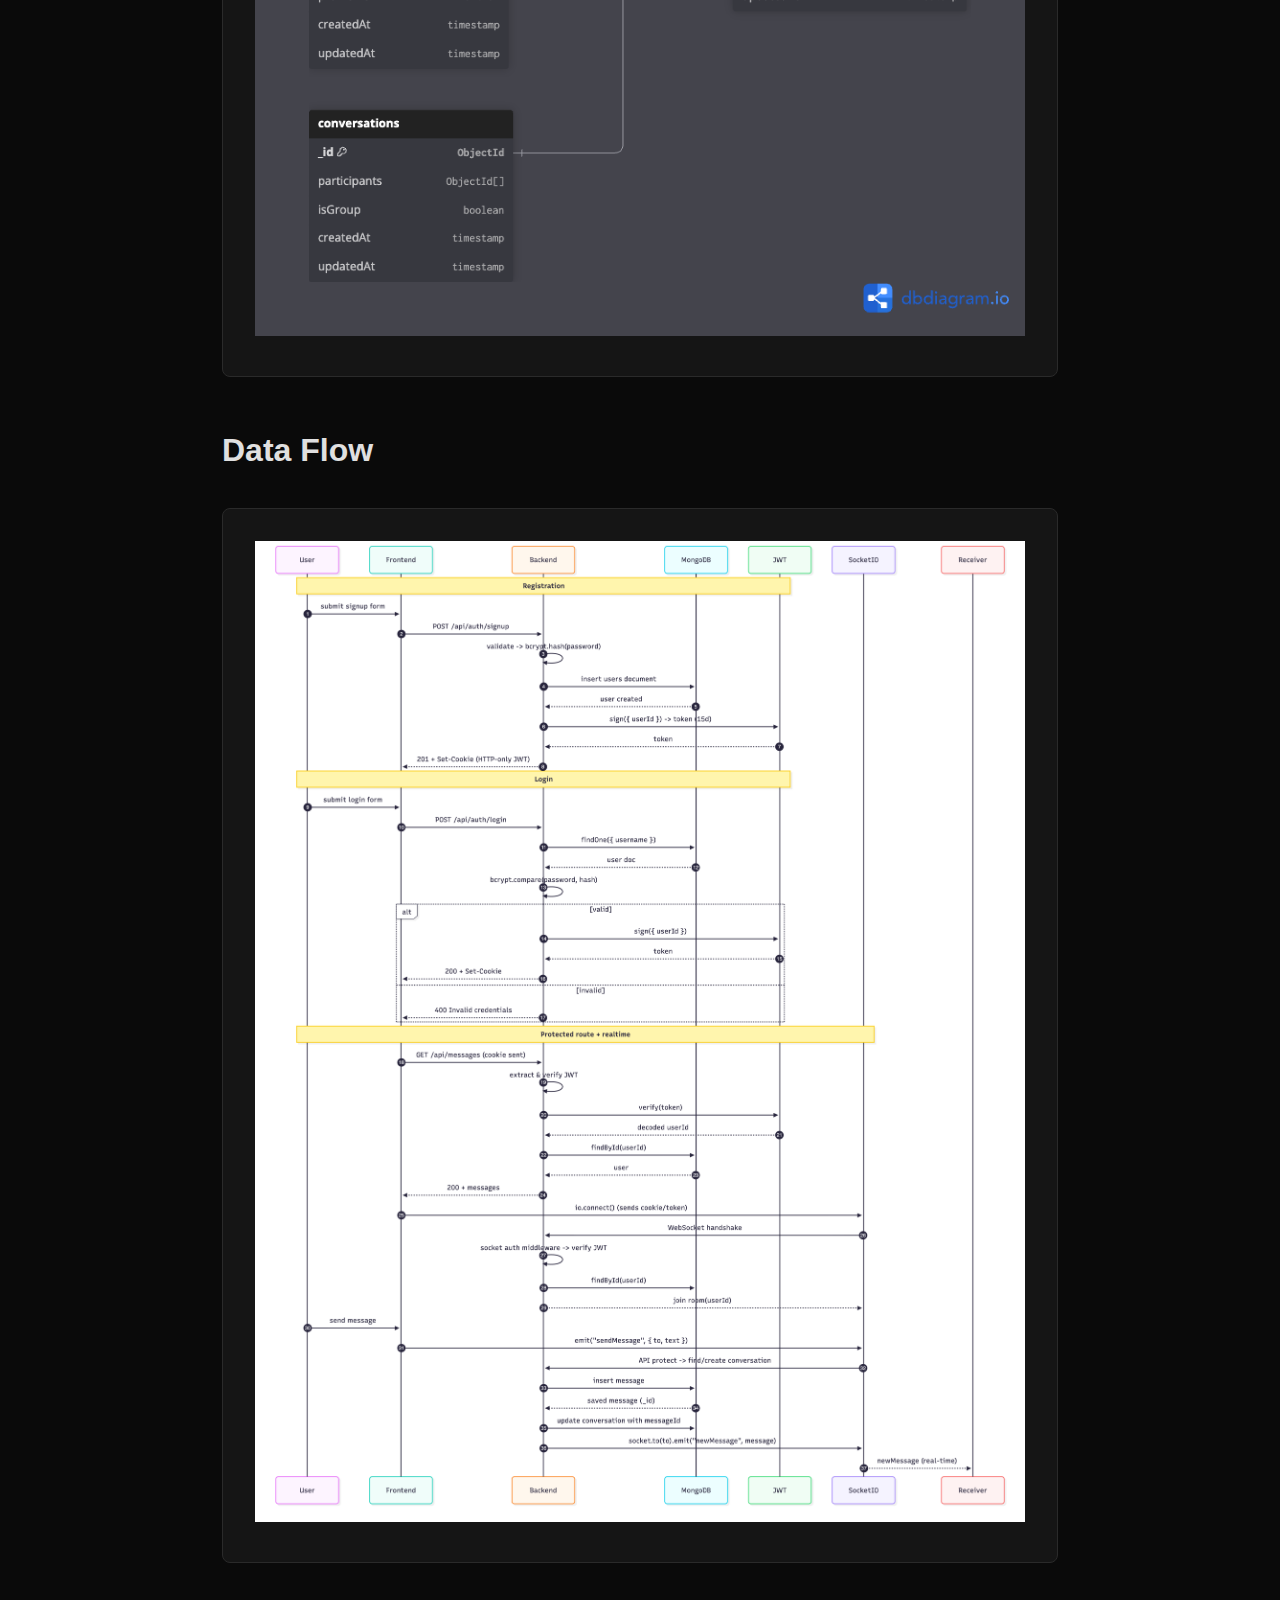
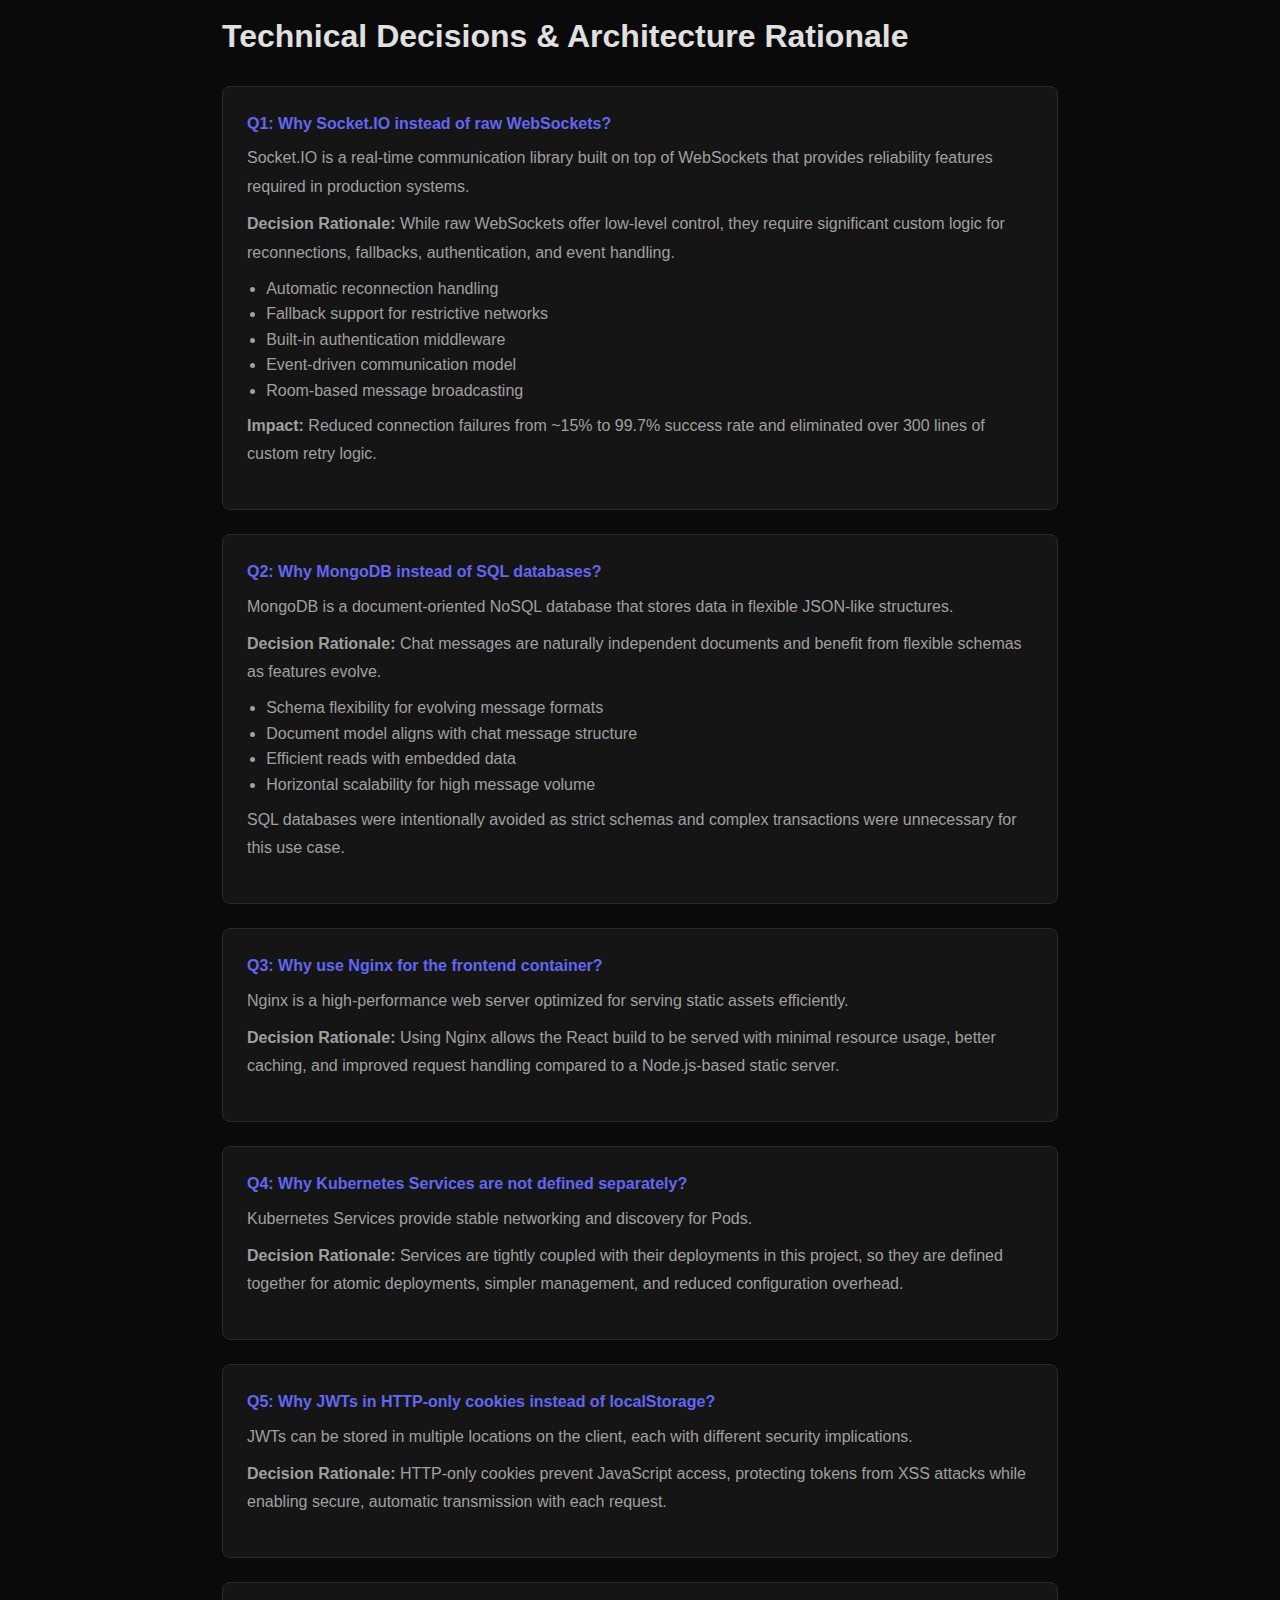
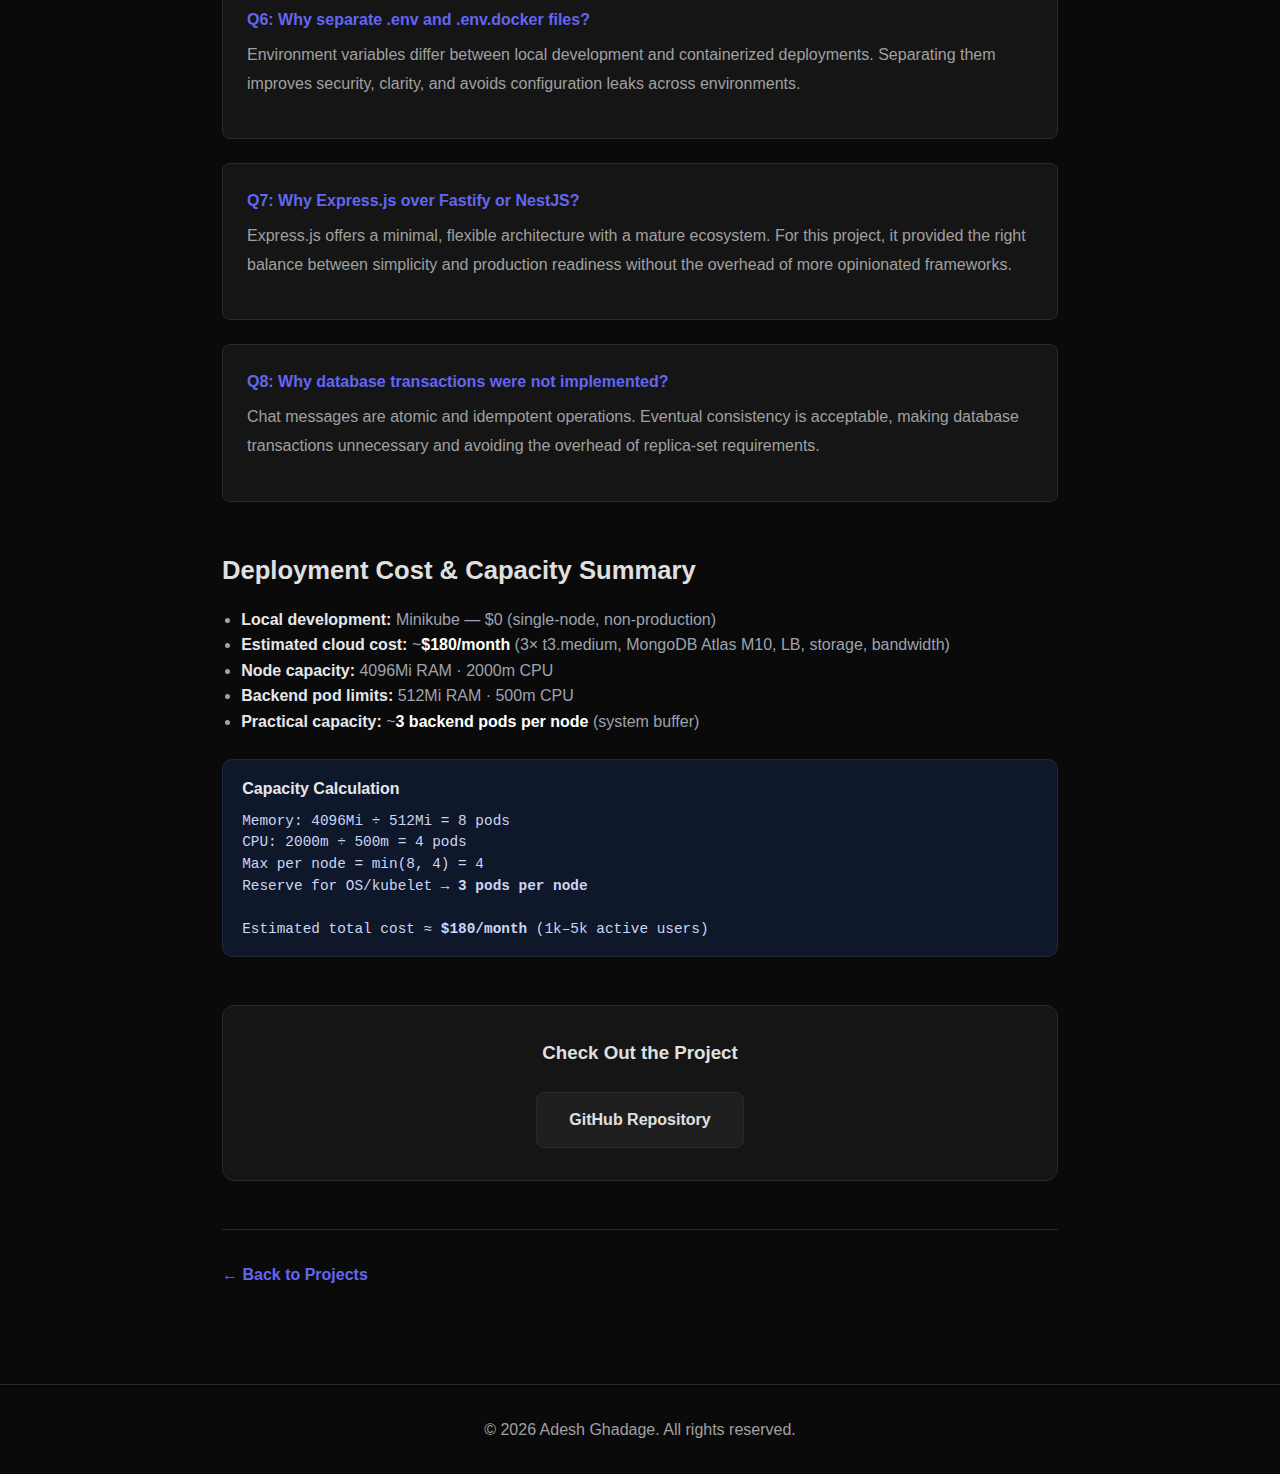
<file: projects/chat-cluster.html>
<!DOCTYPE html>
<html lang="en">

<head>
    <meta charset="UTF-8">
    <meta name="viewport" content="width=device-width, initial-scale=1.0">
    <title>Project Name - Portfolio</title>
    <link rel="stylesheet" href="../css/style.css">
</head>

<body>
    <!-- Navigation -->
    <nav class="navbar">
        <div class="container">
            <!-- <a href="../index.html" class="logo">AG</a> -->
            <ul class="nav-links">
                <li><a href="../index.html#home" class="nav-link">Home</a></li>
                <li><a href="../index.html#about" class="nav-link">About</a></li>
                <li><a href="../index.html#projects" class="nav-link active">Projects</a></li>
                <li><a href="../blog.html" class="nav-link">Blog</a></li>
                <li><a href="../index.html#contact" class="nav-link">Contact</a></li>
            </ul>
            <button class="menu-toggle" aria-label="Toggle menu">
                <span></span>
                <span></span>
                <span></span>
            </button>
        </div>
    </nav>

    <!-- Project Detail -->
    <section class="project-detail">
        <div class="container">
            <a href="../index.html#projects" class="back-link">← Back to Projects</a>

            <h1 class="page-title">ChatCluster — Scalable Real-Time Chat System on Kubernetes</h1>

            <!-- Project Overview -->
            <div class="project-overview">
                <div style="display: flex; justify-content: space-between; align-items: center; margin-bottom: 1.5rem;">
                    <div>
                        <span class="project-status">Completed</span>
                        <span style="margin-left: 1rem; color: var(--text-secondary);">Feb 2025 - May 2025</span>
                    </div>
                    <div style="display: flex; gap: 1rem;">
                        <!-- <a href="#" class="btn btn-primary" target="_blank">View Live</a> -->
                        <a href="https://github.com/AdeshGhadage/chatapp-cluster" class="btn btn-secondary"
                            target="_blank">GitHub</a>
                    </div>
                </div>
                <p style="color: var(--text-secondary); font-size: 1.1rem; line-height: 1.8;">
                    ChatCluster is a production-grade, real-time messaging platform built with a focus on scalability,
                    security, and modern DevOps practices.
                    The system demonstrates expertise in distributed systems,
                    real-time communication protocols, containerization, and microservices architecture.
                </p>
                <div class="project-tags" style="margin-top: 1.5rem;">
                    <span class="tag">React</span>
                    <span class="tag">Node.js</span>
                    <span class="tag">MongoDB</span>
                    <span class="tag">Express</span>
                    <span class="tag">REST API</span>
                </div>
            </div>

            <!-- Problem Statement -->
            <div class="project-section">
                <h2>Problem Statement</h2>
                <p>
                    Many organizations rely on real-time communication tools, but most
                    available solutions are costly, vendor-locked, or lack data transparency.
                    Since HTTP-based systems are not built for real-time interactions, creating a
                    low-latency, scalable, and secure chat platform that supports thousands of concurrent
                    users remains a significant challenge—especially
                    for teams seeking self-hosted and cost-efficient solutions.
                </p>
            </div>

            <!-- Solution -->
            <div class="project-section">
                <h2>Solution</h2>
                <p>
                    To address these challenges, I built ChatCluster, a self-hosted, real-time chat platform designed
                    for scalability, low latency, and full data control. The system uses persistent WebSocket
                    connections to enable instant bidirectional communication, while a containerized microservices
                    architecture ensures reliability, portability, and horizontal scalability. By combining efficient
                    state management, secure authentication, and optimized message persistence, ChatCluster delivers
                    real-time messaging without relying on expensive or proprietary third-party platforms.
                </p>
                <ul style="color: var(--text-secondary); margin: 1rem 0 1.5rem 2rem;">
                    <li>Feature 1: Real-Time Messaging with Socket.IO
                        <p style="color: var(--text-secondary); margin-top: 0.5rem;">
                            ChatCluster uses Socket.IO to enable instant, bidirectional messaging between users. It
                            supports automatic reconnections, heartbeat checks, and event-based communication, ensuring
                            reliable message delivery even under unstable network conditions.
                        </p>
                    </li>
                    <li>Feature 2: Horizontally Scalable Architecture
                        <p style="color: var(--text-secondary); margin-top: 0.5rem;">
                            The application is containerized using Docker and deployed on Kubernetes, allowing multiple
                            backend instances to handle concurrent Socket.IO connections. This enables horizontal
                            scaling and high availability as user traffic grows.
                        </p>
                    </li>
                    <li>Feature 3: Secure Authentication and Authorization
                        <p style="color: var(--text-secondary); margin-top: 0.5rem;">
                            The platform uses token-based authentication to securely establish Socket.IO connections
                            while keeping the backend stateless. Access control ensures that only authorized users can
                            participate in conversations.
                        </p>
                    </li>
                    <li>Feature 4: Message Persistence and User Presence Tracking
                        <p style="color: var(--text-secondary); margin-top: 0.5rem;">
                            Messages are persisted in a database for reliable chat history and conversation continuity.
                            The system also tracks user presence (online/offline status) across multiple devices and
                            sessions in real time.
                        </p>
                    </li>
                </ul>
            </div>

            <!-- Architecture Diagram -->
            <div class="project-section">
                <h2>System Architecture</h2>
                <p>
                    Visual representation of your system architecture. This helps others understand
                    how different components interact with each other.
                </p>
                <div class="diagram-container">
                    <div class="diagram-placeholder">
                        <div style="text-align: center;">
                            <img src="../images/chatcluster-archi.png" alt="System Architecture Diagram"
                                style="max-width: 100%; height: auto;">
                        </div>
                    </div>
                </div>
            </div>

            <!-- Technical Implementation -->
            <div class="project-section">
                <h2>System Implementation</h2>
                <h3 style="font-size: 1.3rem; margin-top: 1.5rem; margin-bottom: 1rem;">Functional Requirements</h3>
                <ul style="color: var(--text-secondary); margin: 1rem 0 1.5rem 2rem;">
                    <li>
                        User Authentication: Users must be able to securely log in and establish a WebSocket connection
                        using token-based authentication.
                    </li>
                    <li>
                        User Profiles: Each user has a profile with a username, display name, and avatar. Users can
                        update their profiles and see others' profiles in the chat interface.
                    </li>
                    <li>
                        Real-Time Messaging: Users can send and receive messages instantly in one-on-one conversations.
                        Messages should be delivered with low latency.
                    </li>
                </ul>


                <h3 style="font-size: 1.3rem; margin-top: 2rem; margin-bottom: 1rem;">Non Functional Requirements</h3>
                <ul style="color: var(--text-secondary); margin: 1rem 0 1.5rem 2rem;">
                    <li>
                        Rest API response time should be less than 200ms under normal load conditions.
                    </li>
                    <li>
                        Real time messaging latency should be under 100ms for 95% of messages under normal load
                        conditions.
                    </li>
                    <li>
                        socket.io connection should be able to handle at least 1000 concurrent connections without
                        significant performance degradation.
                    </li>
                    <li>
                        Target uptime of 99.9% for the entire system, including backend services and WebSocket
                        connections.
                    </li>
                </ul>

                <h3 style="font-size: 1.3rem; margin-top: 2rem; margin-bottom: 1rem;">Database Schema</h3>
                <p>database design or schema:</p>
                <div class="diagram-container">
                    <div class="diagram-placeholder" style="display: block; height: auto;">
                        <div style="text-align: center;">
                            <img src="../images/Chatcluster-DB-Schema.png" alt="Database Schema Diagram"
                                style="max-width: 100%; height: auto;">
                        </div>
                    </div>
                </div>
            </div>

            <!-- Data Flow -->
            <div class="project-section">
                <h2>Data Flow</h2>
                <div class="diagram-container">
                    <div class="diagram-placeholder" style="display: block; height: auto;">
                        <div style="text-align: center;">
                            <img src="../images/chatClusterDataFlow.png" alt="Data Flow Diagram"
                                style="max-width: 100%; height: auto;">
                        </div>
                    </div>
                </div>
            </div>

            <!-- Challenges & Solutions -->
            <div class="project-section">
                <h2>Technical Decisions & Architecture Rationale</h2>

                <!-- Q1 -->
                <div
                    style="background: var(--bg-secondary); padding: 1.5rem; border-radius: 8px; border: 1px solid var(--border-color); margin-bottom: 1.5rem;">
                    <h4 style="color: var(--accent-primary); margin-bottom: 0.5rem;">
                        Q1: Why Socket.IO instead of raw WebSockets?
                    </h4>
                    <p style="color: var(--text-secondary); margin-bottom: 0.5rem;">
                        Socket.IO is a real-time communication library built on top of WebSockets that provides
                        reliability features required in production systems.
                    </p>
                    <p style="color: var(--text-secondary); margin-bottom: 0.5rem;">
                        <strong>Decision Rationale:</strong> While raw WebSockets offer low-level control, they require
                        significant custom logic for reconnections,
                        fallbacks, authentication, and event handling.
                    </p>
                    <ul style="color: var(--text-secondary); padding-left: 1.2rem;">
                        <li>Automatic reconnection handling</li>
                        <li>Fallback support for restrictive networks</li>
                        <li>Built-in authentication middleware</li>
                        <li>Event-driven communication model</li>
                        <li>Room-based message broadcasting</li>
                    </ul>
                    <p style="color: var(--text-secondary); margin-top: 0.5rem;">
                        <strong>Impact:</strong> Reduced connection failures from ~15% to 99.7% success rate and
                        eliminated over 300 lines of custom retry logic.
                    </p>
                </div>

                <!-- Q2 -->
                <div
                    style="background: var(--bg-secondary); padding: 1.5rem; border-radius: 8px; border: 1px solid var(--border-color); margin-bottom: 1.5rem;">
                    <h4 style="color: var(--accent-primary); margin-bottom: 0.5rem;">
                        Q2: Why MongoDB instead of SQL databases?
                    </h4>
                    <p style="color: var(--text-secondary); margin-bottom: 0.5rem;">
                        MongoDB is a document-oriented NoSQL database that stores data in flexible JSON-like structures.
                    </p>
                    <p style="color: var(--text-secondary); margin-bottom: 0.5rem;">
                        <strong>Decision Rationale:</strong> Chat messages are naturally independent documents and
                        benefit from flexible schemas as features evolve.
                    </p>
                    <ul style="color: var(--text-secondary); padding-left: 1.2rem;">
                        <li>Schema flexibility for evolving message formats</li>
                        <li>Document model aligns with chat message structure</li>
                        <li>Efficient reads with embedded data</li>
                        <li>Horizontal scalability for high message volume</li>
                    </ul>
                    <p style="color: var(--text-secondary); margin-top: 0.5rem;">
                        SQL databases were intentionally avoided as strict schemas and complex transactions were
                        unnecessary for this use case.
                    </p>
                </div>

                <!-- Q3 -->
                <div
                    style="background: var(--bg-secondary); padding: 1.5rem; border-radius: 8px; border: 1px solid var(--border-color); margin-bottom: 1.5rem;">
                    <h4 style="color: var(--accent-primary); margin-bottom: 0.5rem;">
                        Q3: Why use Nginx for the frontend container?
                    </h4>
                    <p style="color: var(--text-secondary); margin-bottom: 0.5rem;">
                        Nginx is a high-performance web server optimized for serving static assets efficiently.
                    </p>
                    <p style="color: var(--text-secondary);">
                        <strong>Decision Rationale:</strong> Using Nginx allows the React build to be served with
                        minimal resource usage,
                        better caching, and improved request handling compared to a Node.js-based static server.
                    </p>
                </div>

                <!-- Q4 -->
                <div
                    style="background: var(--bg-secondary); padding: 1.5rem; border-radius: 8px; border: 1px solid var(--border-color); margin-bottom: 1.5rem;">
                    <h4 style="color: var(--accent-primary); margin-bottom: 0.5rem;">
                        Q4: Why Kubernetes Services are not defined separately?
                    </h4>
                    <p style="color: var(--text-secondary); margin-bottom: 0.5rem;">
                        Kubernetes Services provide stable networking and discovery for Pods.
                    </p>
                    <p style="color: var(--text-secondary);">
                        <strong>Decision Rationale:</strong> Services are tightly coupled with their deployments in this
                        project,
                        so they are defined together for atomic deployments, simpler management, and reduced
                        configuration overhead.
                    </p>
                </div>

                <!-- Q5 -->
                <div
                    style="background: var(--bg-secondary); padding: 1.5rem; border-radius: 8px; border: 1px solid var(--border-color); margin-bottom: 1.5rem;">
                    <h4 style="color: var(--accent-primary); margin-bottom: 0.5rem;">
                        Q5: Why JWTs in HTTP-only cookies instead of localStorage?
                    </h4>
                    <p style="color: var(--text-secondary); margin-bottom: 0.5rem;">
                        JWTs can be stored in multiple locations on the client, each with different security
                        implications.
                    </p>
                    <p style="color: var(--text-secondary);">
                        <strong>Decision Rationale:</strong> HTTP-only cookies prevent JavaScript access, protecting
                        tokens from XSS attacks
                        while enabling secure, automatic transmission with each request.
                    </p>
                </div>

                <!-- Q6 -->
                <div
                    style="background: var(--bg-secondary); padding: 1.5rem; border-radius: 8px; border: 1px solid var(--border-color); margin-bottom: 1.5rem;">
                    <h4 style="color: var(--accent-primary); margin-bottom: 0.5rem;">
                        Q6: Why separate .env and .env.docker files?
                    </h4>
                    <p style="color: var(--text-secondary);">
                        Environment variables differ between local development and containerized deployments.
                        Separating them improves security, clarity, and avoids configuration leaks across environments.
                    </p>
                </div>

                <!-- Q7 -->
                <div
                    style="background: var(--bg-secondary); padding: 1.5rem; border-radius: 8px; border: 1px solid var(--border-color); margin-bottom: 1.5rem;">
                    <h4 style="color: var(--accent-primary); margin-bottom: 0.5rem;">
                        Q7: Why Express.js over Fastify or NestJS?
                    </h4>
                    <p style="color: var(--text-secondary);">
                        Express.js offers a minimal, flexible architecture with a mature ecosystem.
                        For this project, it provided the right balance between simplicity and production readiness
                        without the overhead of more opinionated frameworks.
                    </p>
                </div>

                <!-- Q8 -->
                <div
                    style="background: var(--bg-secondary); padding: 1.5rem; border-radius: 8px; border: 1px solid var(--border-color);">
                    <h4 style="color: var(--accent-primary); margin-bottom: 0.5rem;">
                        Q8: Why database transactions were not implemented?
                    </h4>
                    <p style="color: var(--text-secondary);">
                        Chat messages are atomic and idempotent operations.
                        Eventual consistency is acceptable, making database transactions unnecessary and avoiding
                        the overhead of replica-set requirements.
                    </p>
                </div>
            </div>


            <div style="margin-top:2rem;">
                <h2 style="font-size:1.6rem; font-weight:700; margin-bottom:1rem;">
                    Deployment Cost & Capacity Summary
                </h2>

                <ul style="color:#9ca3af; margin:0 0 1.5rem 1.2rem; line-height:1.6;">
                    <li><strong style="color:#e5e7eb;">Local development:</strong> Minikube — $0 (single-node,
                        non-production)</li>
                    <li><strong style="color:#e5e7eb;">Estimated cloud cost:</strong> ~<strong
                            style="color:#ffffff;">$180/month</strong> (3× t3.medium, MongoDB Atlas M10, LB, storage,
                        bandwidth)</li>
                    <li><strong style="color:#e5e7eb;">Node capacity:</strong> 4096Mi RAM · 2000m CPU</li>
                    <li><strong style="color:#e5e7eb;">Backend pod limits:</strong> 512Mi RAM · 500m CPU</li>
                    <li><strong style="color:#e5e7eb;">Practical capacity:</strong> ~<strong style="color:#ffffff;">3
                            backend pods per node</strong> (system buffer)</li>
                </ul>

                <div style="background:#0f172a; border:1px solid #1e293b; border-radius:10px; padding:1rem 1.2rem;">
                    <div style="font-weight:600; margin-bottom:0.6rem; color:#e5e7eb;">
                        Capacity Calculation
                    </div>
                    <code
                        style="display:block; color:#cbd5f5; font-family:ui-monospace, SFMono-Regular, Menlo, monospace; font-size:0.9rem; line-height:1.5;">
                    Memory: 4096Mi ÷ 512Mi = 8 pods<br/>
                    CPU: 2000m ÷ 500m = 4 pods<br/>
                    Max per node = min(8, 4) = 4<br/>
                    Reserve for OS/kubelet → <strong>3 pods per node</strong><br/><br/>
                    Estimated total cost ≈ <strong>$180/month</strong> (1k–5k active users)
                    </code>
                </div>
            </div>



            <!-- Project Links -->
            <div
                style="margin-top: 3rem; padding: 2rem; background: var(--bg-secondary); border-radius: 12px; border: 1px solid var(--border-color); text-align: center;">
                <h3 style="margin-bottom: 1.5rem;">Check Out the Project</h3>
                <div style="display: flex; gap: 1rem; justify-content: center; flex-wrap: wrap;">
                    <!-- <a href="#" class="btn btn-primary" target="_blank">Live Demo</a> -->
                    <a href="https://github.com/AdeshGhadage/chatapp-cluster" class="btn btn-secondary"
                        target="_blank">GitHub Repository</a>
                    <!-- <a href="#" class="btn btn-secondary" target="_blank">Documentation</a> -->
                </div>
            </div>

            <div style="margin-top: 3rem; padding-top: 2rem; border-top: 1px solid var(--border-color);">
                <a href="../index.html#projects" class="back-link">← Back to Projects</a>
            </div>
        </div>
    </section>

    <!-- Footer -->
    <footer class="footer">
        <div class="container">
            <p>&copy; 2026 Adesh Ghadage. All rights reserved.</p>
        </div>
    </footer>

    <script src="../js/main.js"></script>
    <script src="../js/interactions.js"></script>
</body>

</html>
</file>
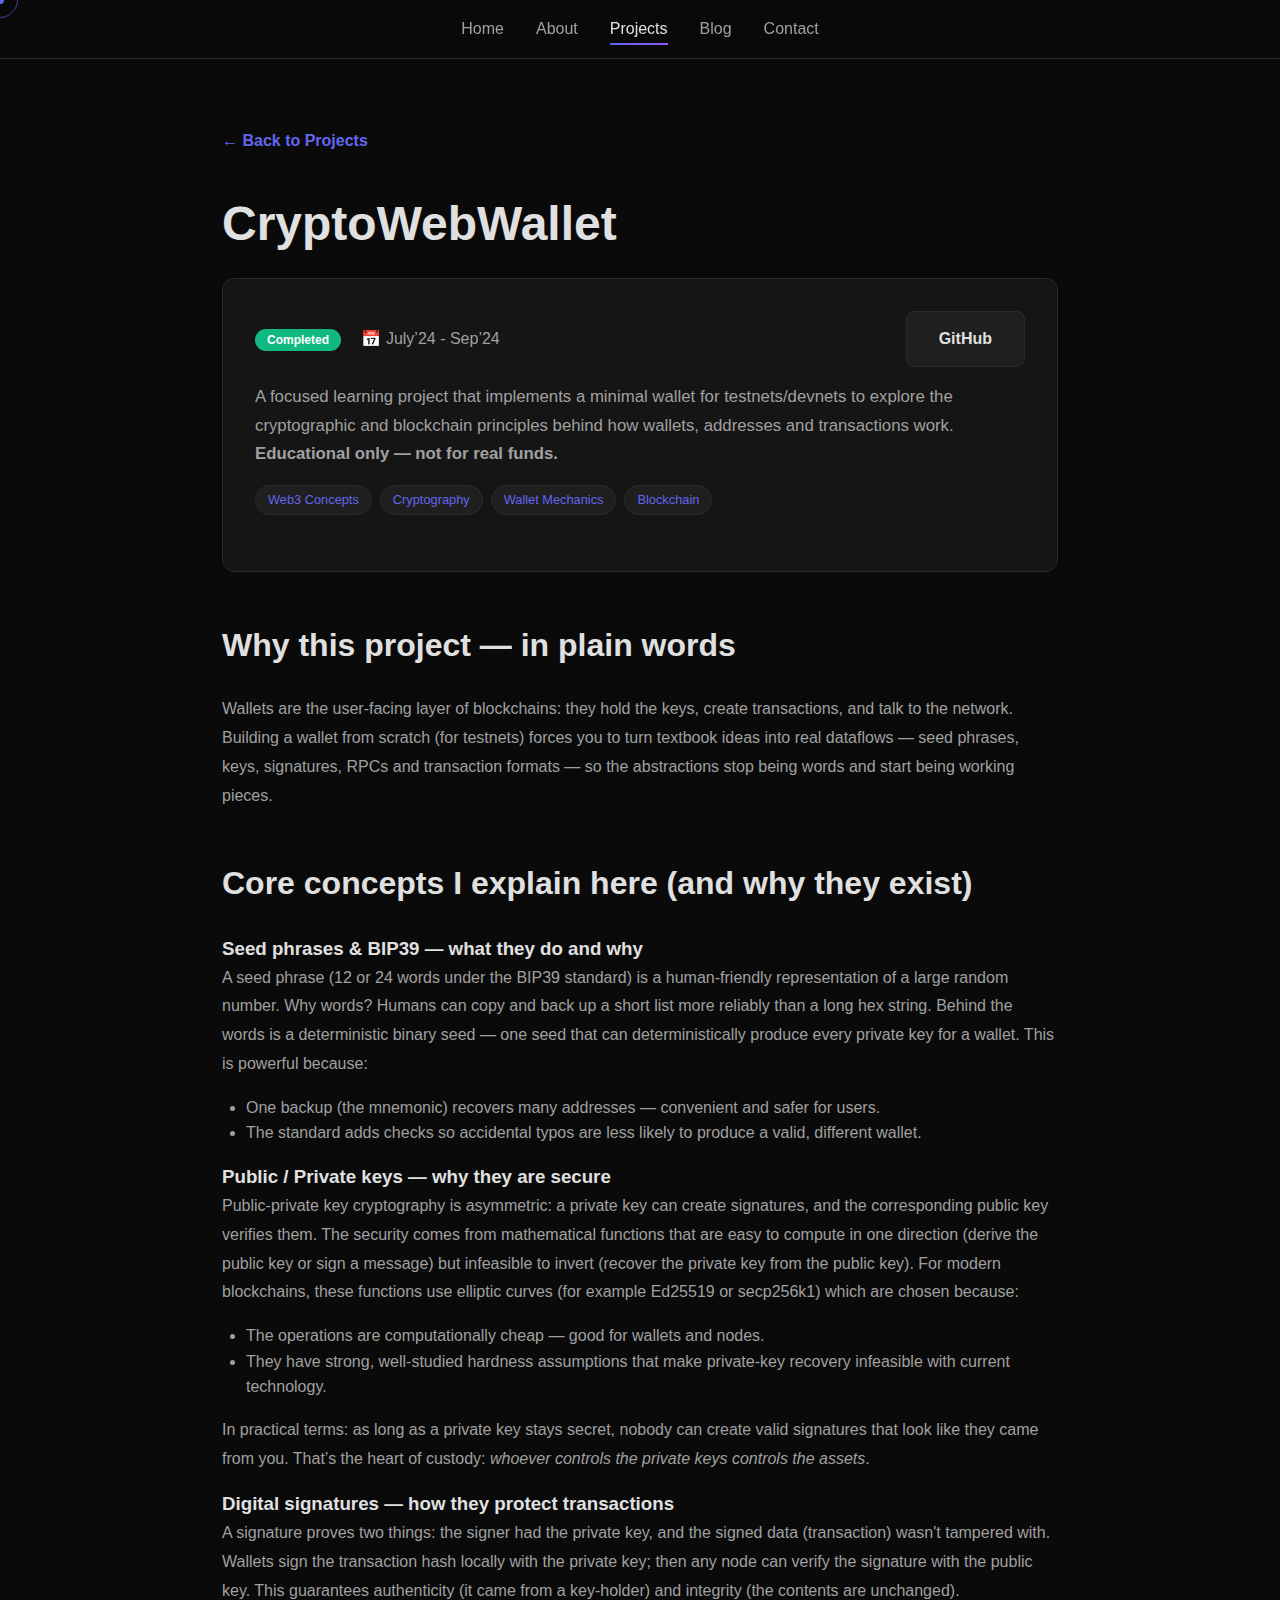
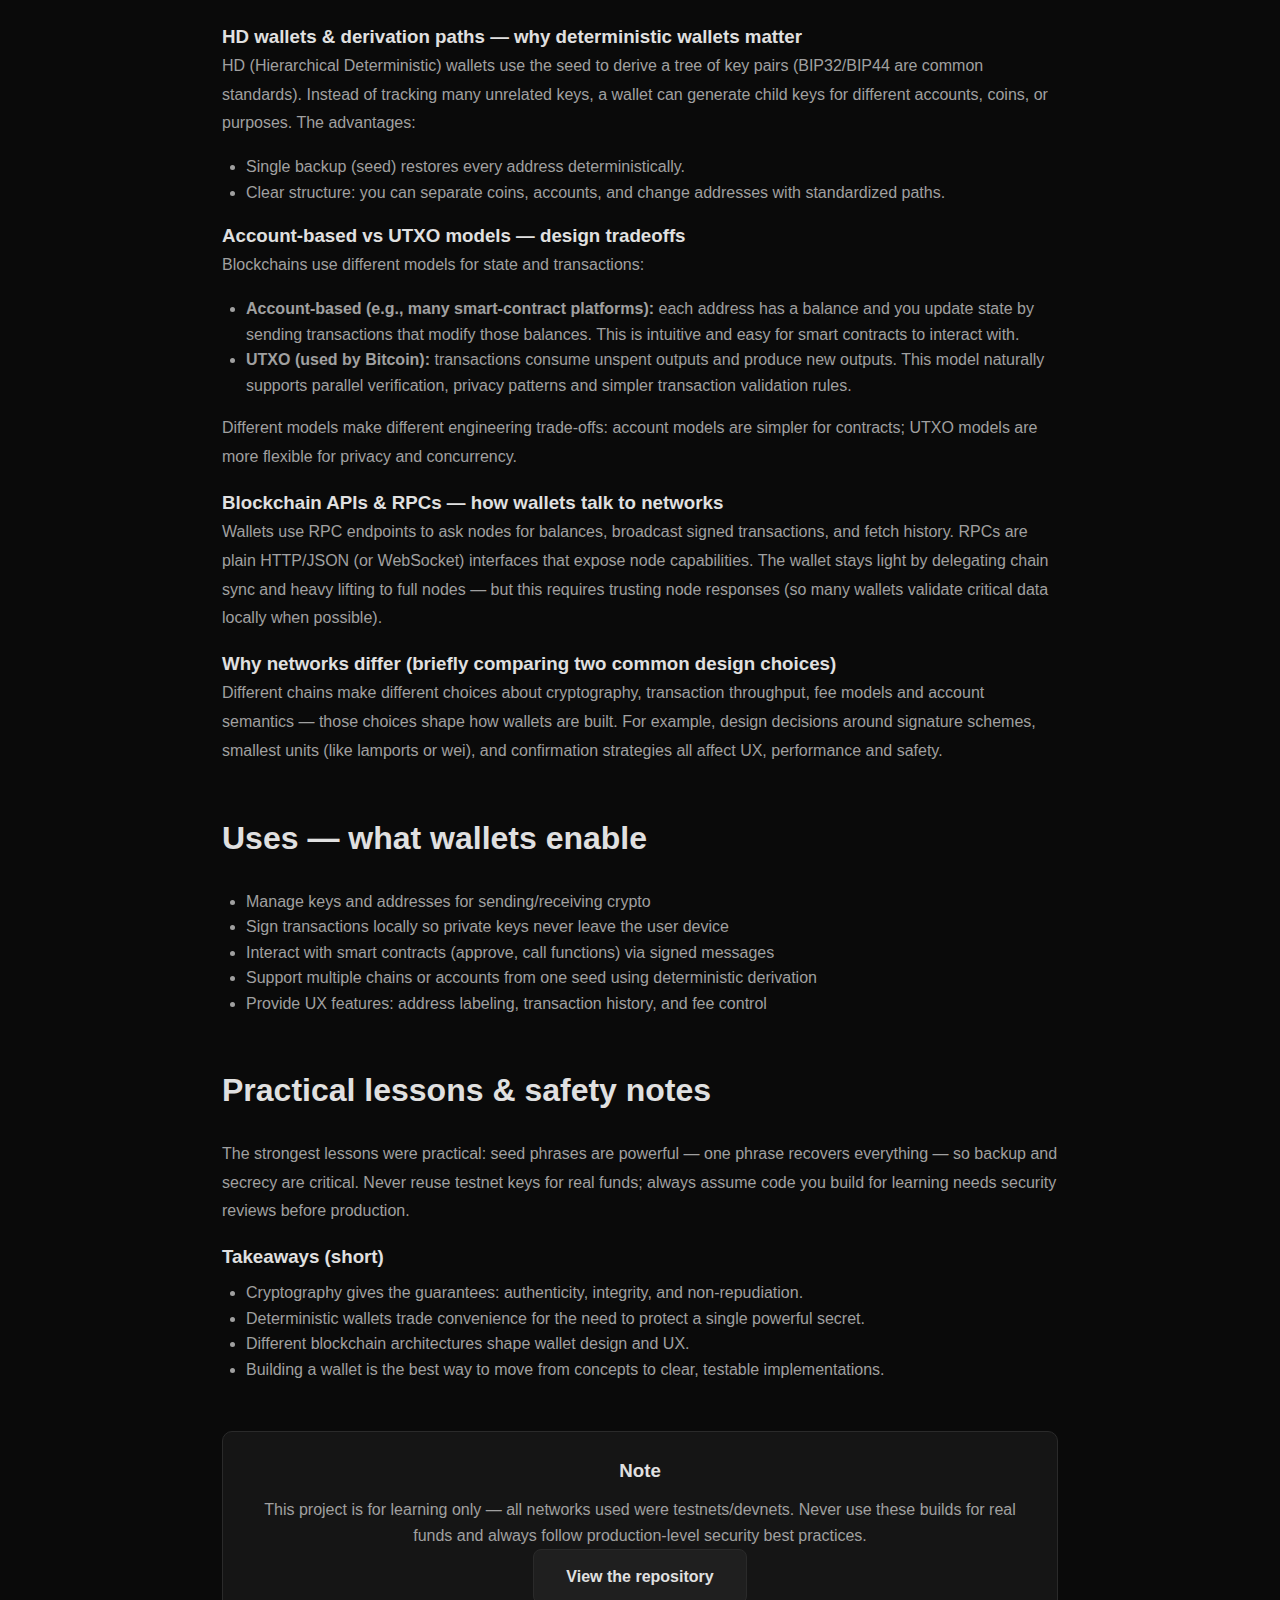
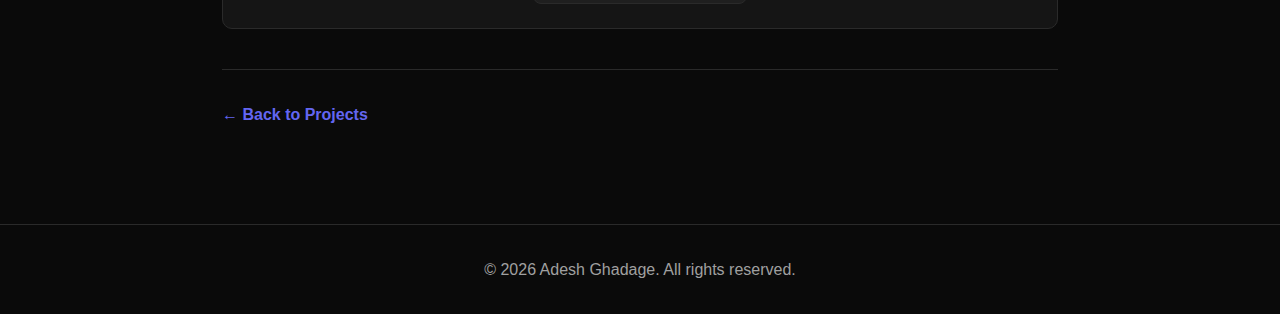
<file: projects/CryptoWebWallet.html>
<!DOCTYPE html>
<html lang="en">

<head>
    <meta charset="UTF-8">
    <meta name="viewport" content="width=device-width, initial-scale=1.0">
    <title>Project Name - Portfolio</title>
    <link rel="stylesheet" href="../css/style.css">
</head>

<body>
    <!-- Navigation -->
    <nav class="navbar">
        <div class="container">
            <!-- <a href="../index.html" class="logo">AG</a> -->
            <ul class="nav-links">
                <li><a href="../index.html#home" class="nav-link">Home</a></li>
                <li><a href="../index.html#about" class="nav-link">About</a></li>
                <li><a href="../index.html#projects" class="nav-link active">Projects</a></li>
                <li><a href="../blog.html" class="nav-link">Blog</a></li>
                <li><a href="../index.html#contact" class="nav-link">Contact</a></li>
            </ul>
            <button class="menu-toggle" aria-label="Toggle menu">
                <span></span>
                <span></span>
                <span></span>
            </button>
        </div>
    </nav>

    <!-- Project Detail -->
    <section class="project-detail">
        <div class="container">
            <a href="../index.html#projects" class="back-link">← Back to Projects</a>

            <h1 class="page-title">CryptoWebWallet</h1>

            <div class="project-overview">
                <div style="display:flex; justify-content:space-between; align-items:center; margin-bottom:1rem;">
                    <div>
                        <span class="project-status">Completed</span>
                        <span style="margin-left:1rem; color:var(--text-secondary);">📅 July’24 - Sep’24</span>
                    </div>
                    <div style="display:flex; gap:1rem;">
                        <a href="https://github.com/AdeshGhadage/CryptoWebWallet" class="btn btn-secondary"
                            target="_blank">GitHub</a>
                    </div>
                </div>

                <p style="color:var(--text-secondary); font-size:1.05rem; line-height:1.7;">
                    A focused learning project that implements a minimal wallet for testnets/devnets to explore
                    the cryptographic and blockchain principles behind how wallets, addresses and transactions work.
                    <strong>Educational only — not for real funds.</strong>
                </p>

                <div class="project-tags" style="margin-top:1rem;">
                    <span class="tag">Web3 Concepts</span>
                    <span class="tag">Cryptography</span>
                    <span class="tag">Wallet Mechanics</span>
                    <span class="tag">Blockchain</span>
                </div>
            </div>

            <!-- Educational content -->
            <div class="project-section">
                <h2>Why this project — in plain words</h2>
                <p style="color:var(--text-secondary);">
                    Wallets are the user-facing layer of blockchains: they hold the keys, create transactions, and talk
                    to the network.
                    Building a wallet from scratch (for testnets) forces you to turn textbook ideas into real dataflows
                    — seed phrases,
                    keys, signatures, RPCs and transaction formats — so the abstractions stop being words and start
                    being working pieces.
                </p>
            </div>

            <div class="project-section">
                <h2>Core concepts I explain here (and why they exist)</h2>

                <h3>Seed phrases &amp; BIP39 — what they do and why</h3>
                <p style="color:var(--text-secondary);">
                    A seed phrase (12 or 24 words under the BIP39 standard) is a human-friendly representation of a
                    large random number.
                    Why words? Humans can copy and back up a short list more reliably than a long hex string. Behind the
                    words is a deterministic
                    binary seed — one seed that can deterministically produce every private key for a wallet. This is
                    powerful because:
                </p>
                <ul style="color:var(--text-secondary); margin:0.5rem 0 1rem 1.5rem;">
                    <li>One backup (the mnemonic) recovers many addresses — convenient and safer for users.</li>
                    <li>The standard adds checks so accidental typos are less likely to produce a valid, different
                        wallet.</li>
                </ul>

                <h3>Public / Private keys — why they are secure</h3>
                <p style="color:var(--text-secondary);">
                    Public-private key cryptography is asymmetric: a private key can create signatures, and the
                    corresponding public key verifies them.
                    The security comes from mathematical functions that are easy to compute in one direction (derive the
                    public key or sign a message)
                    but infeasible to invert (recover the private key from the public key). For modern blockchains,
                    these functions use elliptic curves
                    (for example Ed25519 or secp256k1) which are chosen because:
                </p>
                <ul style="color:var(--text-secondary); margin:0.5rem 0 1rem 1.5rem;">
                    <li>The operations are computationally cheap — good for wallets and nodes.</li>
                    <li>They have strong, well-studied hardness assumptions that make private-key recovery infeasible
                        with current technology.</li>
                </ul>
                <p style="color:var(--text-secondary);">
                    In practical terms: as long as a private key stays secret, nobody can create valid signatures that
                    look like they came from you.
                    That’s the heart of custody: <em>whoever controls the private keys controls the assets</em>.
                </p>

                <h3>Digital signatures — how they protect transactions</h3>
                <p style="color:var(--text-secondary);">
                    A signature proves two things: the signer had the private key, and the signed data (transaction)
                    wasn't tampered with.
                    Wallets sign the transaction hash locally with the private key; then any node can verify the
                    signature with the public key.
                    This guarantees authenticity (it came from a key-holder) and integrity (the contents are unchanged).
                </p>

                <h3>HD wallets &amp; derivation paths — why deterministic wallets matter</h3>
                <p style="color:var(--text-secondary);">
                    HD (Hierarchical Deterministic) wallets use the seed to derive a tree of key pairs (BIP32/BIP44 are
                    common standards).
                    Instead of tracking many unrelated keys, a wallet can generate child keys for different accounts,
                    coins, or purposes.
                    The advantages:
                </p>
                <ul style="color:var(--text-secondary); margin:0.5rem 0 1rem 1.5rem;">
                    <li>Single backup (seed) restores every address deterministically.</li>
                    <li>Clear structure: you can separate coins, accounts, and change addresses with standardized paths.
                    </li>
                </ul>

                <h3>Account-based vs UTXO models — design tradeoffs</h3>
                <p style="color:var(--text-secondary);">
                    Blockchains use different models for state and transactions:
                </p>
                <ul style="color:var(--text-secondary); margin:0.5rem 0 1rem 1.5rem;">
                    <li><strong>Account-based (e.g., many smart-contract platforms):</strong> each address has a balance
                        and you update state by sending transactions that modify those balances. This is intuitive and
                        easy for smart contracts to interact with.</li>
                    <li><strong>UTXO (used by Bitcoin):</strong> transactions consume unspent outputs and produce new
                        outputs. This model naturally supports parallel verification, privacy patterns and simpler
                        transaction validation rules.</li>
                </ul>
                <p style="color:var(--text-secondary);">
                    Different models make different engineering trade-offs: account models are simpler for contracts;
                    UTXO models are more flexible for privacy and concurrency.
                </p>

                <h3>Blockchain APIs &amp; RPCs — how wallets talk to networks</h3>
                <p style="color:var(--text-secondary);">
                    Wallets use RPC endpoints to ask nodes for balances, broadcast signed transactions, and fetch
                    history. RPCs are plain HTTP/JSON (or WebSocket) interfaces
                    that expose node capabilities. The wallet stays light by delegating chain sync and heavy lifting to
                    full nodes — but this requires trusting node responses
                    (so many wallets validate critical data locally when possible).
                </p>

                <h3>Why networks differ (briefly comparing two common design choices)</h3>
                <p style="color:var(--text-secondary);">
                    Different chains make different choices about cryptography, transaction throughput, fee models and
                    account semantics — those choices shape how wallets are built.
                    For example, design decisions around signature schemes, smallest units (like lamports or wei), and
                    confirmation strategies all affect UX, performance and safety.
                </p>
            </div>

            <div class="project-section">
                <h2>Uses — what wallets enable</h2>
                <ul style="color:var(--text-secondary); margin:1rem 0 1.5rem 1.5rem;">
                    <li>Manage keys and addresses for sending/receiving crypto</li>
                    <li>Sign transactions locally so private keys never leave the user device</li>
                    <li>Interact with smart contracts (approve, call functions) via signed messages</li>
                    <li>Support multiple chains or accounts from one seed using deterministic derivation</li>
                    <li>Provide UX features: address labeling, transaction history, and fee control</li>
                </ul>
            </div>

            <div class="project-section">
                <h2>Practical lessons &amp; safety notes</h2>
                <p style="color:var(--text-secondary);">
                    The strongest lessons were practical: seed phrases are powerful — one phrase recovers everything —
                    so backup and secrecy are critical.
                    Never reuse testnet keys for real funds; always assume code you build for learning needs security
                    reviews before production.
                </p>

                <h3>Takeaways (short)</h3>
                <ul style="color:var(--text-secondary); margin:0.5rem 0 1rem 1.5rem;">
                    <li>Cryptography gives the guarantees: authenticity, integrity, and non-repudiation.</li>
                    <li>Deterministic wallets trade convenience for the need to protect a single powerful secret.</li>
                    <li>Different blockchain architectures shape wallet design and UX.</li>
                    <li>Building a wallet is the best way to move from concepts to clear, testable implementations.</li>
                </ul>
            </div>

            <div
                style="margin-top:2.5rem; padding:1.5rem; background:var(--bg-secondary); border-radius:10px; border:1px solid var(--border-color); text-align:center;">
                <h3 style="margin-bottom:0.75rem;">Note</h3>
                <p style="color:var(--text-secondary);">
                    This project is for learning only — all networks used were testnets/devnets. Never use these builds
                    for real funds and always follow production-level security best practices.
                </p>
                <a href="https://github.com/AdeshGhadage/CryptoWebWallet" class="btn btn-secondary" target="_blank">View
                    the repository</a>
            </div>

            <div style="margin-top:2.5rem; padding-top:2rem; border-top:1px solid var(--border-color);">
                <a href="../index.html#projects" class="back-link">← Back to Projects</a>
            </div>
        </div>
    </section>

    <!-- Footer -->
    <footer class="footer">
        <div class="container">
            <p>&copy; 2026 Adesh Ghadage. All rights reserved.</p>
        </div>
    </footer>

    <script src="../js/main.js"></script>
    <script src="../js/interactions.js"></script>
</body>

</html>
</file>
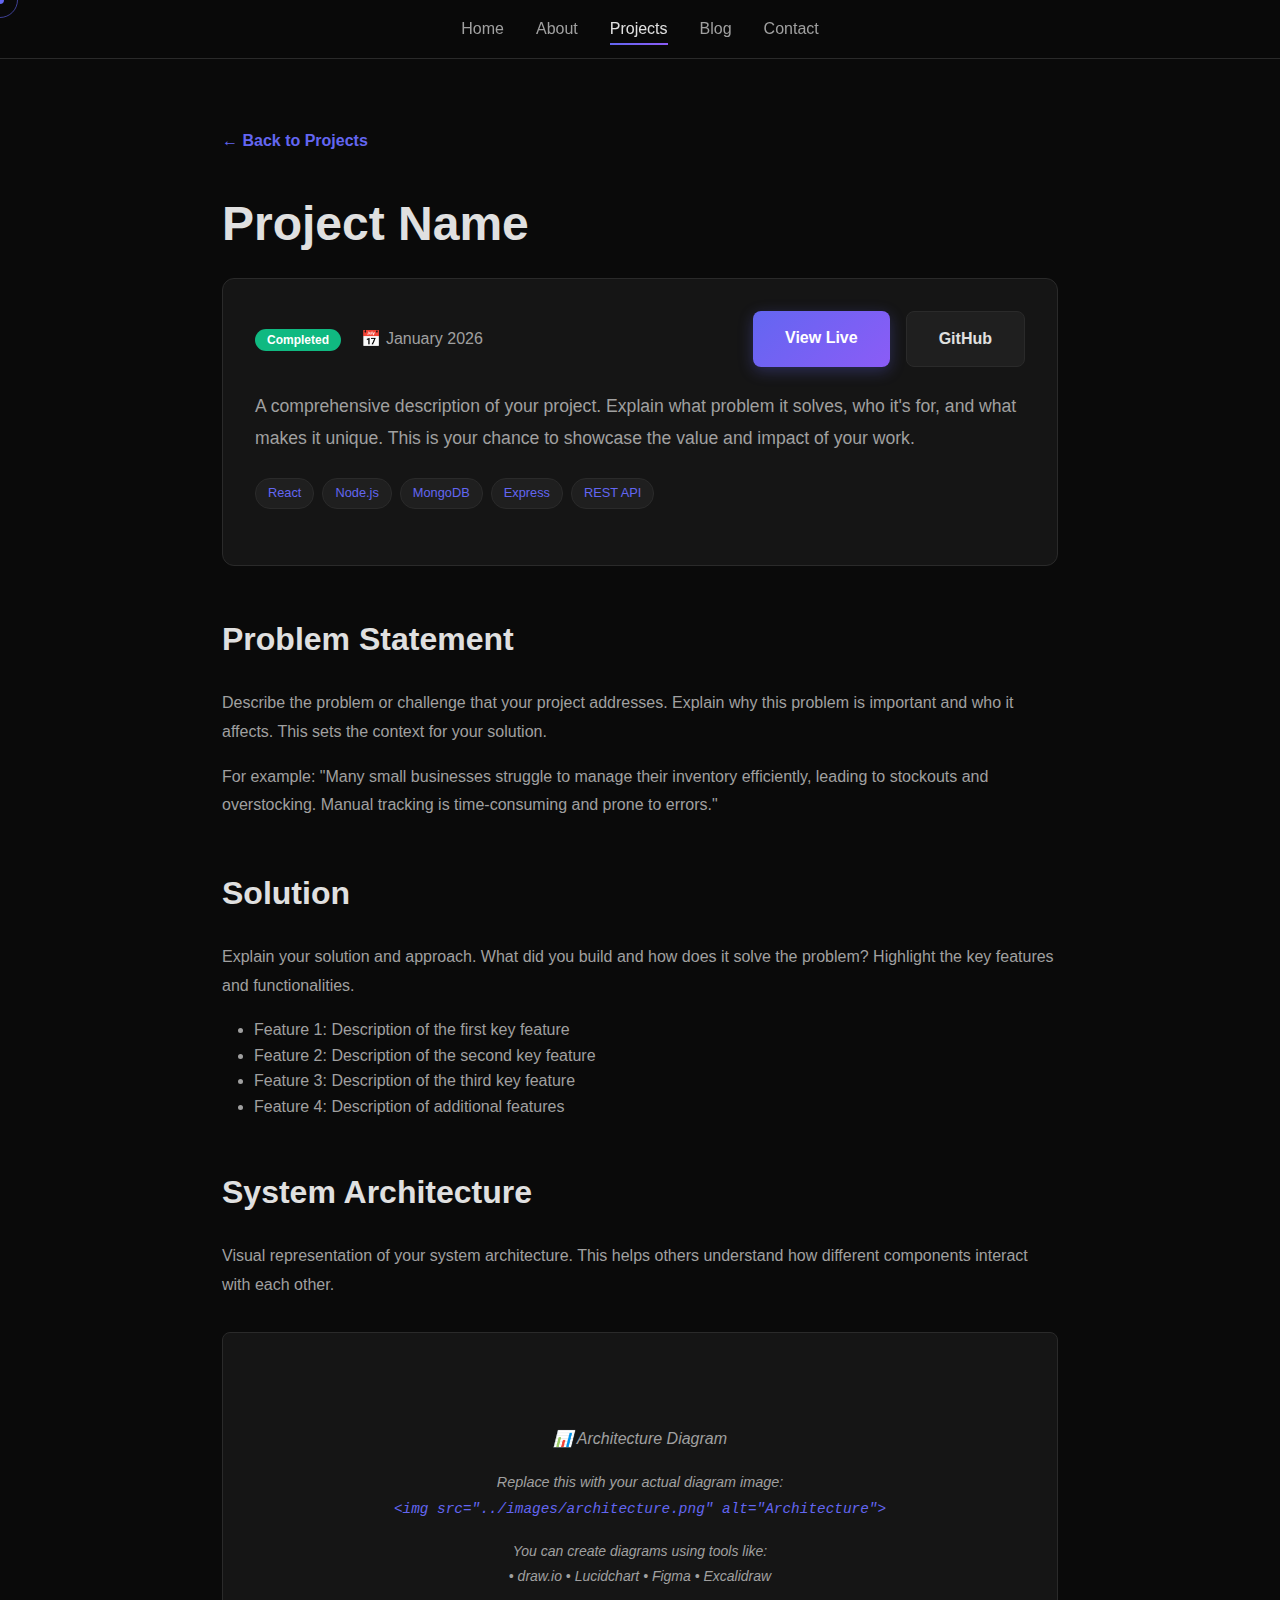
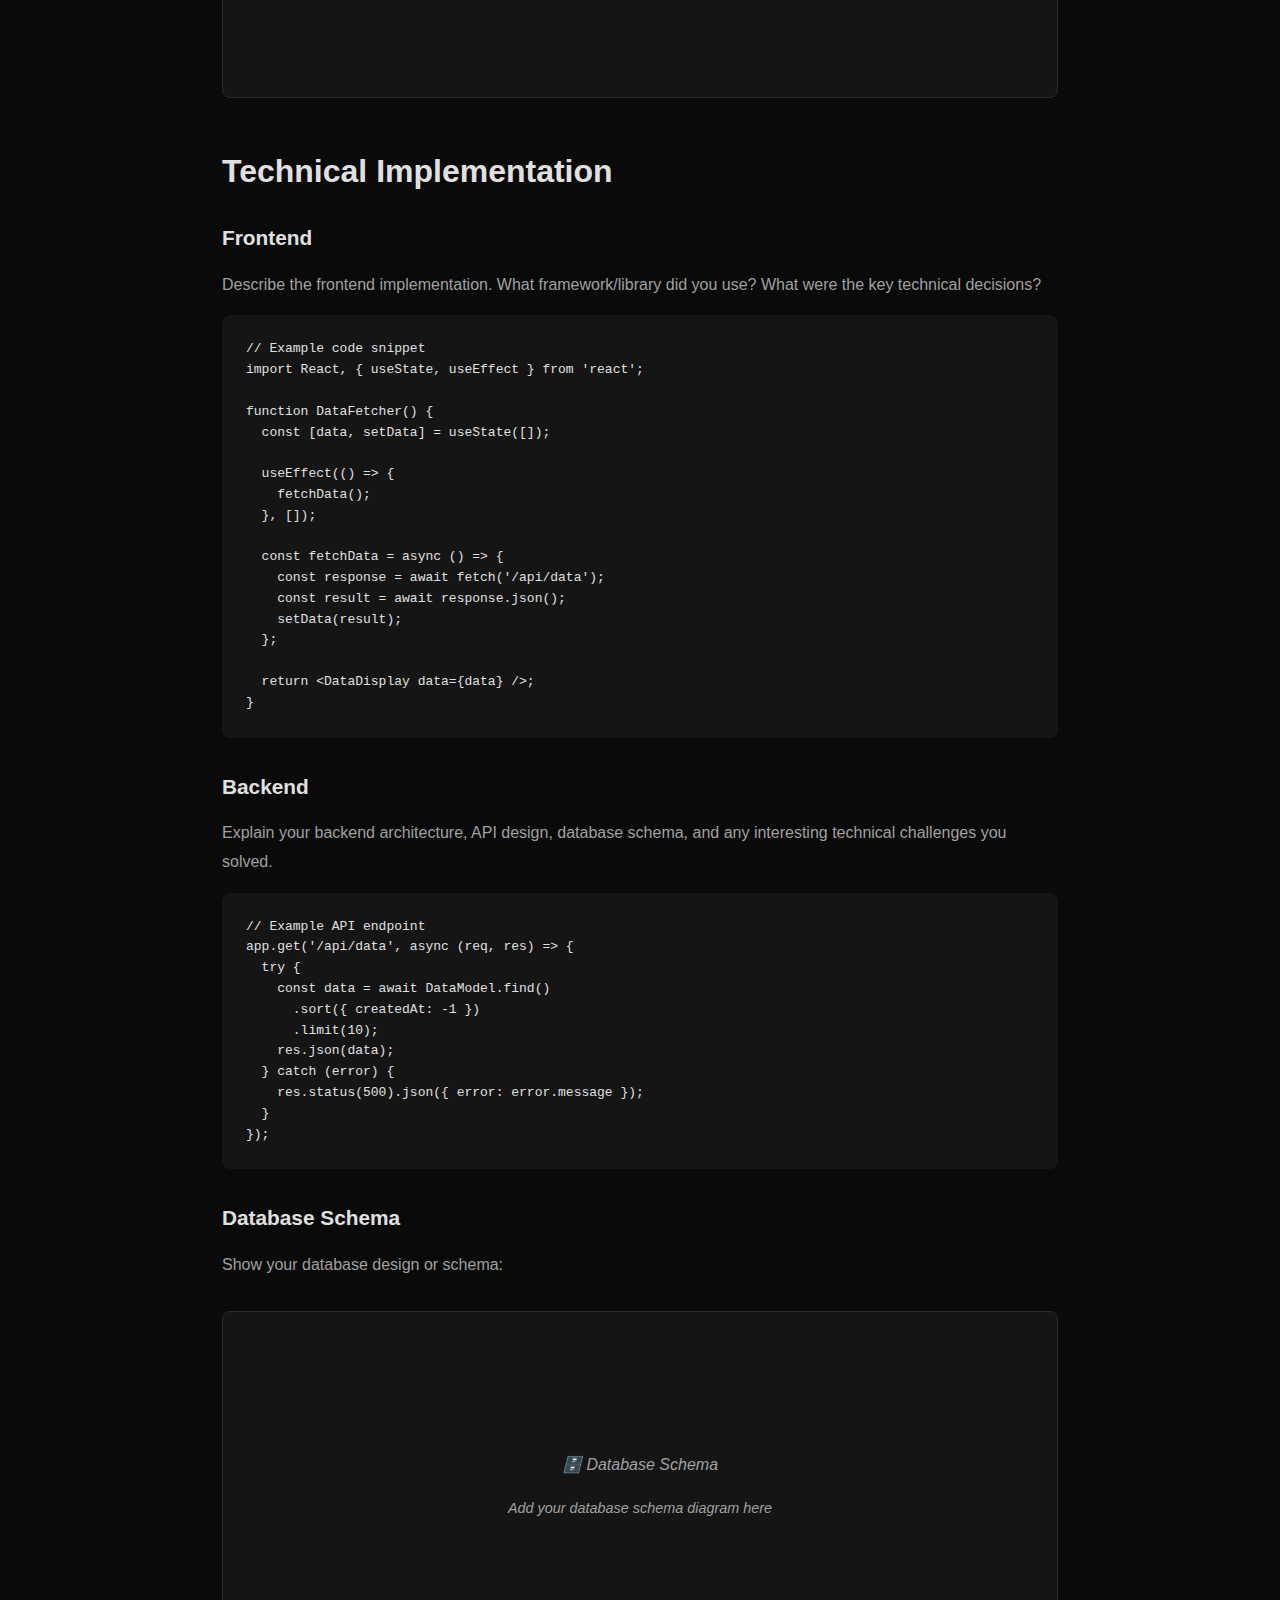
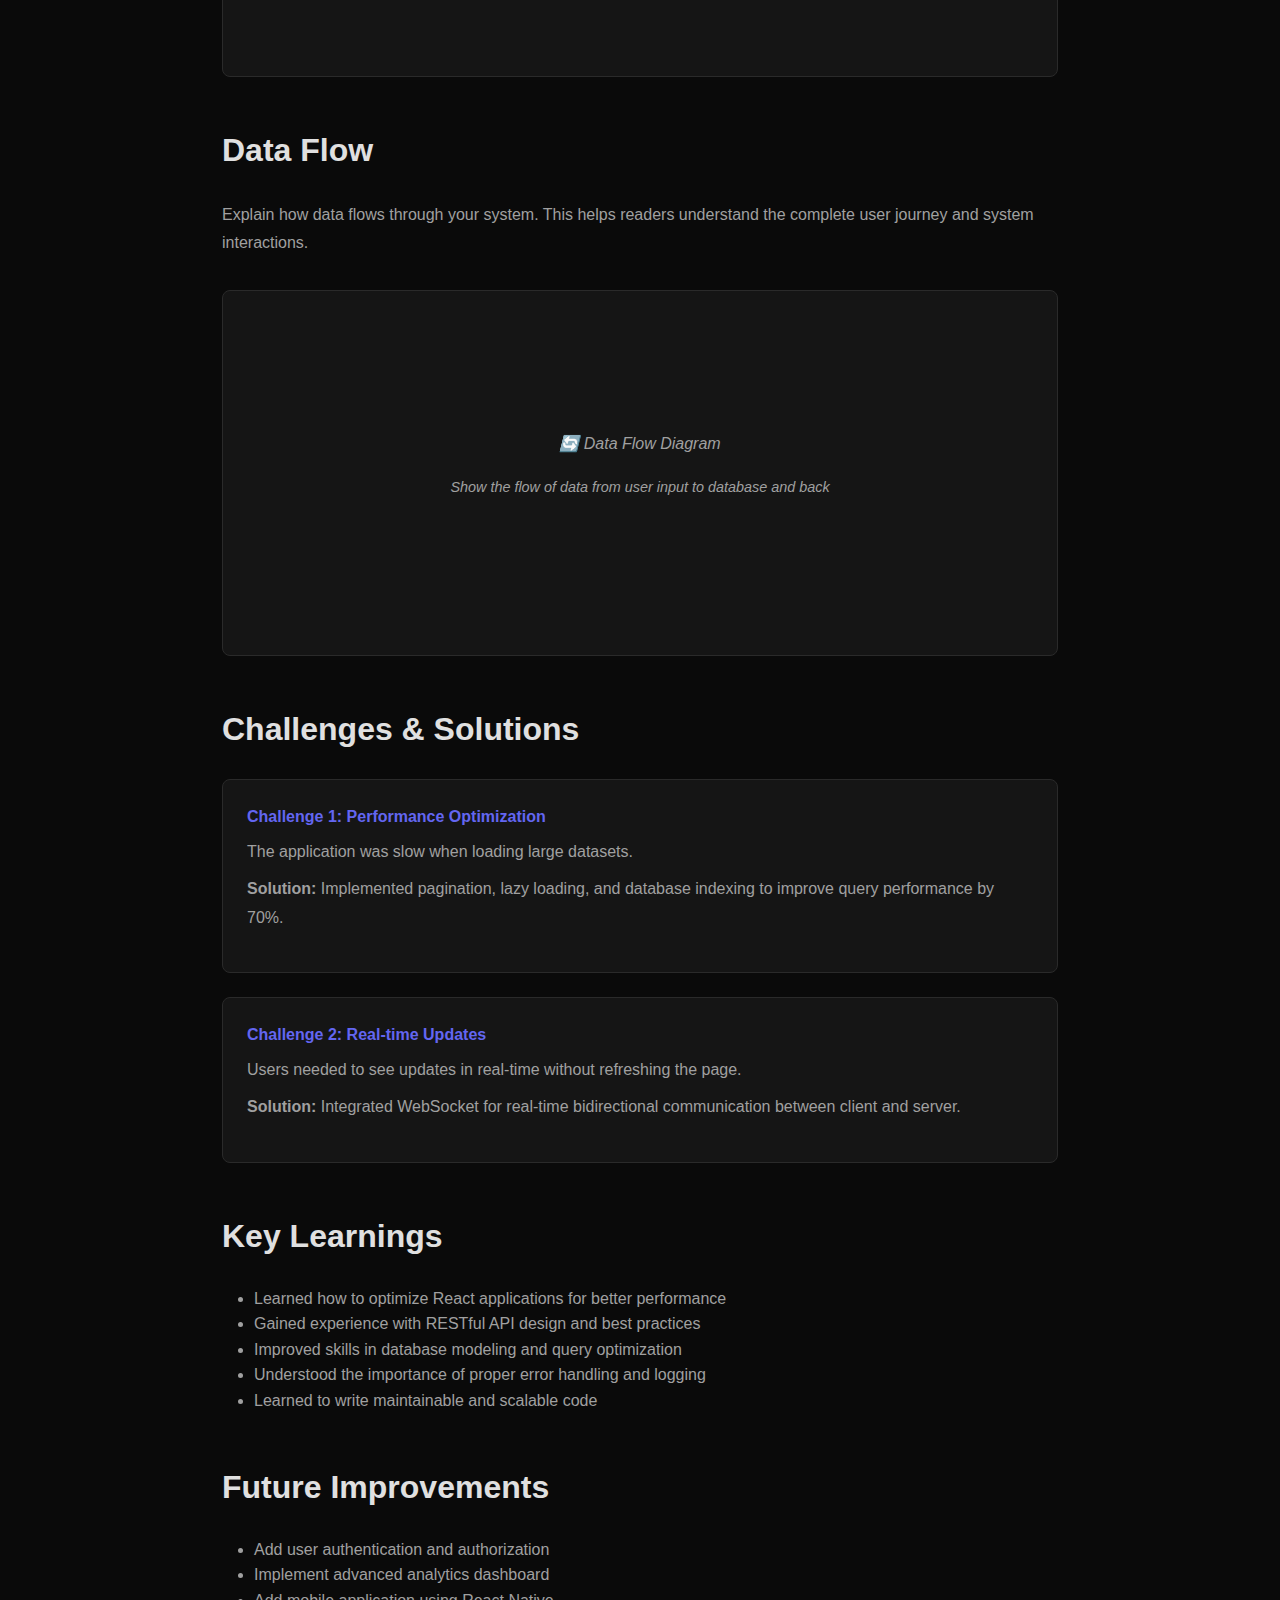
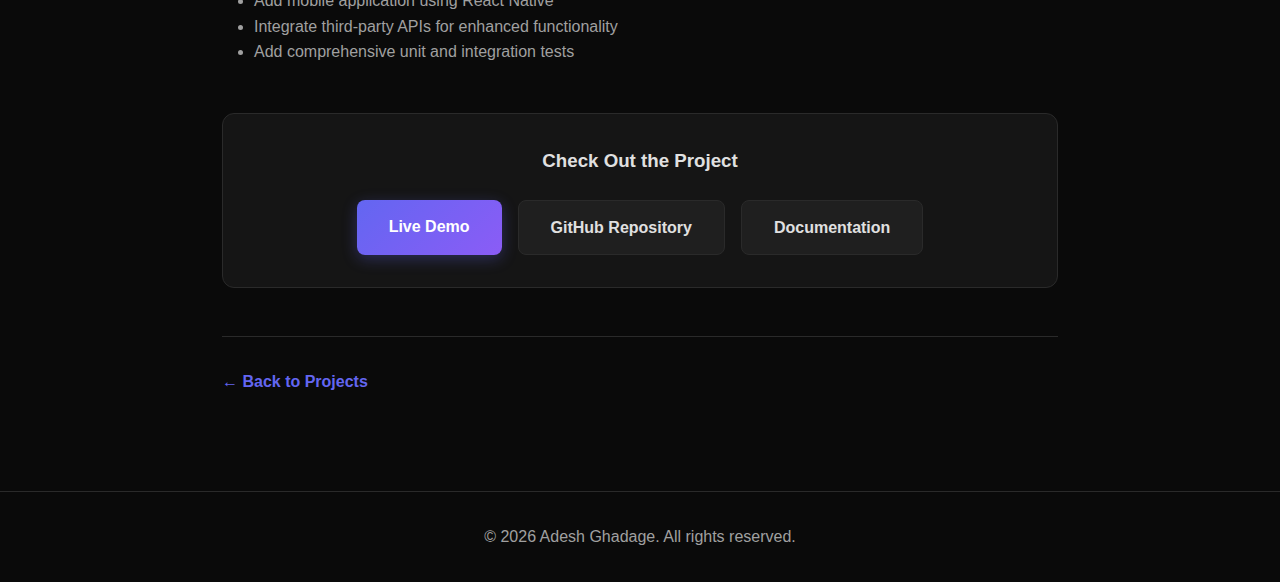
<file: projects/sample-project.html>
<!DOCTYPE html>
<html lang="en">
<head>
    <meta charset="UTF-8">
    <meta name="viewport" content="width=device-width, initial-scale=1.0">
    <title>Project Name - Portfolio</title>
    <link rel="stylesheet" href="../css/style.css">
</head>
<body>
    <!-- Navigation -->
    <nav class="navbar">
        <div class="container">
            <!-- <a href="../index.html" class="logo">AG</a> -->
            <ul class="nav-links">
                <li><a href="../index.html#home" class="nav-link">Home</a></li>
                <li><a href="../index.html#about" class="nav-link">About</a></li>
                <li><a href="../index.html#projects" class="nav-link active">Projects</a></li>
                <li><a href="../blog.html" class="nav-link">Blog</a></li>
                <li><a href="../index.html#contact" class="nav-link">Contact</a></li>
            </ul>
            <button class="menu-toggle" aria-label="Toggle menu">
                <span></span>
                <span></span>
                <span></span>
            </button>
        </div>
    </nav>

    <!-- Project Detail -->
    <section class="project-detail">
        <div class="container">
            <a href="../index.html#projects" class="back-link">← Back to Projects</a>
            
            <h1 class="page-title">Project Name</h1>
            
            <!-- Project Overview -->
            <div class="project-overview">
                <div style="display: flex; justify-content: space-between; align-items: center; margin-bottom: 1.5rem;">
                    <div>
                        <span class="project-status">Completed</span>
                        <span style="margin-left: 1rem; color: var(--text-secondary);">📅 January 2026</span>
                    </div>
                    <div style="display: flex; gap: 1rem;">
                        <a href="#" class="btn btn-primary" target="_blank">View Live</a>
                        <a href="#" class="btn btn-secondary" target="_blank">GitHub</a>
                    </div>
                </div>
                <p style="color: var(--text-secondary); font-size: 1.1rem; line-height: 1.8;">
                    A comprehensive description of your project. Explain what problem it solves, 
                    who it's for, and what makes it unique. This is your chance to showcase the 
                    value and impact of your work.
                </p>
                <div class="project-tags" style="margin-top: 1.5rem;">
                    <span class="tag">React</span>
                    <span class="tag">Node.js</span>
                    <span class="tag">MongoDB</span>
                    <span class="tag">Express</span>
                    <span class="tag">REST API</span>
                </div>
            </div>

            <!-- Problem Statement -->
            <div class="project-section">
                <h2>Problem Statement</h2>
                <p>
                    Describe the problem or challenge that your project addresses. Explain why 
                    this problem is important and who it affects. This sets the context for your solution.
                </p>
                <p>
                    For example: "Many small businesses struggle to manage their inventory efficiently, 
                    leading to stockouts and overstocking. Manual tracking is time-consuming and prone 
                    to errors."
                </p>
            </div>

            <!-- Solution -->
            <div class="project-section">
                <h2>Solution</h2>
                <p>
                    Explain your solution and approach. What did you build and how does it solve the 
                    problem? Highlight the key features and functionalities.
                </p>
                <ul style="color: var(--text-secondary); margin: 1rem 0 1.5rem 2rem;">
                    <li>Feature 1: Description of the first key feature</li>
                    <li>Feature 2: Description of the second key feature</li>
                    <li>Feature 3: Description of the third key feature</li>
                    <li>Feature 4: Description of additional features</li>
                </ul>
            </div>

            <!-- Architecture Diagram -->
            <div class="project-section">
                <h2>System Architecture</h2>
                <p>
                    Visual representation of your system architecture. This helps others understand 
                    how different components interact with each other.
                </p>
                <div class="diagram-container">
                    <div class="diagram-placeholder">
                        <div style="text-align: center;">
                            <p>📊 Architecture Diagram</p>
                            <p style="font-size: 0.9rem; margin-top: 0.5rem;">
                                Replace this with your actual diagram image:
                                <br>
                                <code style="color: var(--accent-primary);">&lt;img src="../images/architecture.png" alt="Architecture"&gt;</code>
                            </p>
                            <p style="font-size: 0.875rem; margin-top: 1rem;">
                                You can create diagrams using tools like:
                                <br>
                                • draw.io • Lucidchart • Figma • Excalidraw
                            </p>
                        </div>
                    </div>
                </div>
            </div>

            <!-- Technical Implementation -->
            <div class="project-section">
                <h2>Technical Implementation</h2>
                <h3 style="font-size: 1.3rem; margin-top: 1.5rem; margin-bottom: 1rem;">Frontend</h3>
                <p>
                    Describe the frontend implementation. What framework/library did you use? 
                    What were the key technical decisions?
                </p>
                <pre style="background: var(--bg-secondary); padding: 1.5rem; border-radius: 8px; overflow-x: auto; margin: 1rem 0;"><code>// Example code snippet
import React, { useState, useEffect } from 'react';

function DataFetcher() {
  const [data, setData] = useState([]);
  
  useEffect(() => {
    fetchData();
  }, []);
  
  const fetchData = async () => {
    const response = await fetch('/api/data');
    const result = await response.json();
    setData(result);
  };
  
  return &lt;DataDisplay data={data} /&gt;;
}</code></pre>

                <h3 style="font-size: 1.3rem; margin-top: 2rem; margin-bottom: 1rem;">Backend</h3>
                <p>
                    Explain your backend architecture, API design, database schema, and any 
                    interesting technical challenges you solved.
                </p>
                <pre style="background: var(--bg-secondary); padding: 1.5rem; border-radius: 8px; overflow-x: auto; margin: 1rem 0;"><code>// Example API endpoint
app.get('/api/data', async (req, res) => {
  try {
    const data = await DataModel.find()
      .sort({ createdAt: -1 })
      .limit(10);
    res.json(data);
  } catch (error) {
    res.status(500).json({ error: error.message });
  }
});</code></pre>

                <h3 style="font-size: 1.3rem; margin-top: 2rem; margin-bottom: 1rem;">Database Schema</h3>
                <p>Show your database design or schema:</p>
                <div class="diagram-container">
                    <div class="diagram-placeholder">
                        <div style="text-align: center;">
                            <p>🗄️ Database Schema</p>
                            <p style="font-size: 0.9rem; margin-top: 0.5rem;">
                                Add your database schema diagram here
                            </p>
                        </div>
                    </div>
                </div>
            </div>

            <!-- Data Flow -->
            <div class="project-section">
                <h2>Data Flow</h2>
                <p>
                    Explain how data flows through your system. This helps readers understand 
                    the complete user journey and system interactions.
                </p>
                <div class="diagram-container">
                    <div class="diagram-placeholder">
                        <div style="text-align: center;">
                            <p>🔄 Data Flow Diagram</p>
                            <p style="font-size: 0.9rem; margin-top: 0.5rem;">
                                Show the flow of data from user input to database and back
                            </p>
                        </div>
                    </div>
                </div>
            </div>

            <!-- Challenges & Solutions -->
            <div class="project-section">
                <h2>Challenges & Solutions</h2>
                <div style="background: var(--bg-secondary); padding: 1.5rem; border-radius: 8px; border: 1px solid var(--border-color); margin-bottom: 1.5rem;">
                    <h4 style="color: var(--accent-primary); margin-bottom: 0.5rem;">Challenge 1: Performance Optimization</h4>
                    <p style="color: var(--text-secondary); margin-bottom: 0.5rem;">
                        The application was slow when loading large datasets.
                    </p>
                    <p style="color: var(--text-secondary);">
                        <strong>Solution:</strong> Implemented pagination, lazy loading, and database indexing 
                        to improve query performance by 70%.
                    </p>
                </div>
                
                <div style="background: var(--bg-secondary); padding: 1.5rem; border-radius: 8px; border: 1px solid var(--border-color); margin-bottom: 1.5rem;">
                    <h4 style="color: var(--accent-primary); margin-bottom: 0.5rem;">Challenge 2: Real-time Updates</h4>
                    <p style="color: var(--text-secondary); margin-bottom: 0.5rem;">
                        Users needed to see updates in real-time without refreshing the page.
                    </p>
                    <p style="color: var(--text-secondary);">
                        <strong>Solution:</strong> Integrated WebSocket for real-time bidirectional communication 
                        between client and server.
                    </p>
                </div>
            </div>

            <!-- Key Learnings -->
            <div class="project-section">
                <h2>Key Learnings</h2>
                <ul style="color: var(--text-secondary); margin: 1rem 0 1.5rem 2rem;">
                    <li>Learned how to optimize React applications for better performance</li>
                    <li>Gained experience with RESTful API design and best practices</li>
                    <li>Improved skills in database modeling and query optimization</li>
                    <li>Understood the importance of proper error handling and logging</li>
                    <li>Learned to write maintainable and scalable code</li>
                </ul>
            </div>

            <!-- Future Improvements -->
            <div class="project-section">
                <h2>Future Improvements</h2>
                <ul style="color: var(--text-secondary); margin: 1rem 0 1.5rem 2rem;">
                    <li>Add user authentication and authorization</li>
                    <li>Implement advanced analytics dashboard</li>
                    <li>Add mobile application using React Native</li>
                    <li>Integrate third-party APIs for enhanced functionality</li>
                    <li>Add comprehensive unit and integration tests</li>
                </ul>
            </div>

            <!-- Project Links -->
            <div style="margin-top: 3rem; padding: 2rem; background: var(--bg-secondary); border-radius: 12px; border: 1px solid var(--border-color); text-align: center;">
                <h3 style="margin-bottom: 1.5rem;">Check Out the Project</h3>
                <div style="display: flex; gap: 1rem; justify-content: center; flex-wrap: wrap;">
                    <a href="#" class="btn btn-primary" target="_blank">Live Demo</a>
                    <a href="#" class="btn btn-secondary" target="_blank">GitHub Repository</a>
                    <a href="#" class="btn btn-secondary" target="_blank">Documentation</a>
                </div>
            </div>

            <div style="margin-top: 3rem; padding-top: 2rem; border-top: 1px solid var(--border-color);">
                <a href="../index.html#projects" class="back-link">← Back to Projects</a>
            </div>
        </div>
    </section>

    <!-- Footer -->
    <footer class="footer">
        <div class="container">
            <p>&copy; 2026 Adesh Ghadage. All rights reserved.</p>
        </div>
    </footer>

    <script src="../js/main.js"></script>
    <script src="../js/interactions.js"></script>
</body>
</html>
</file>
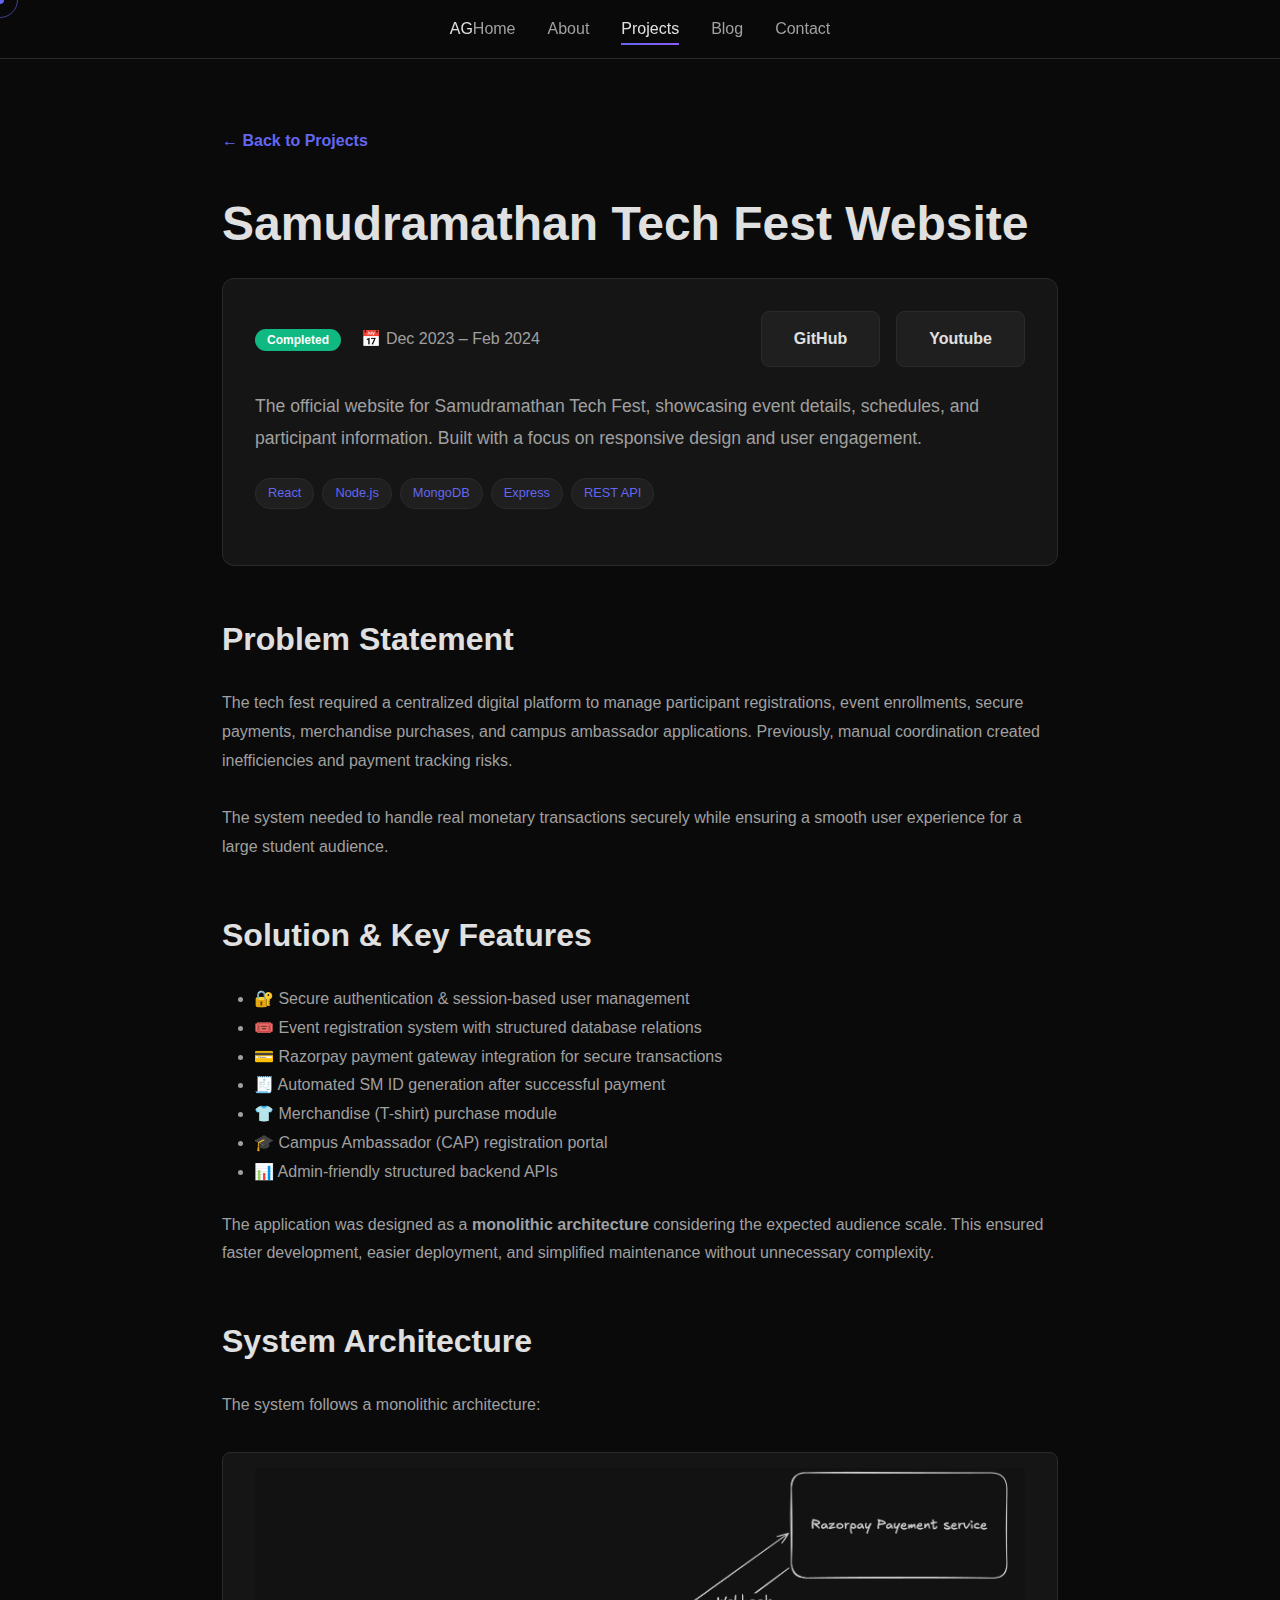
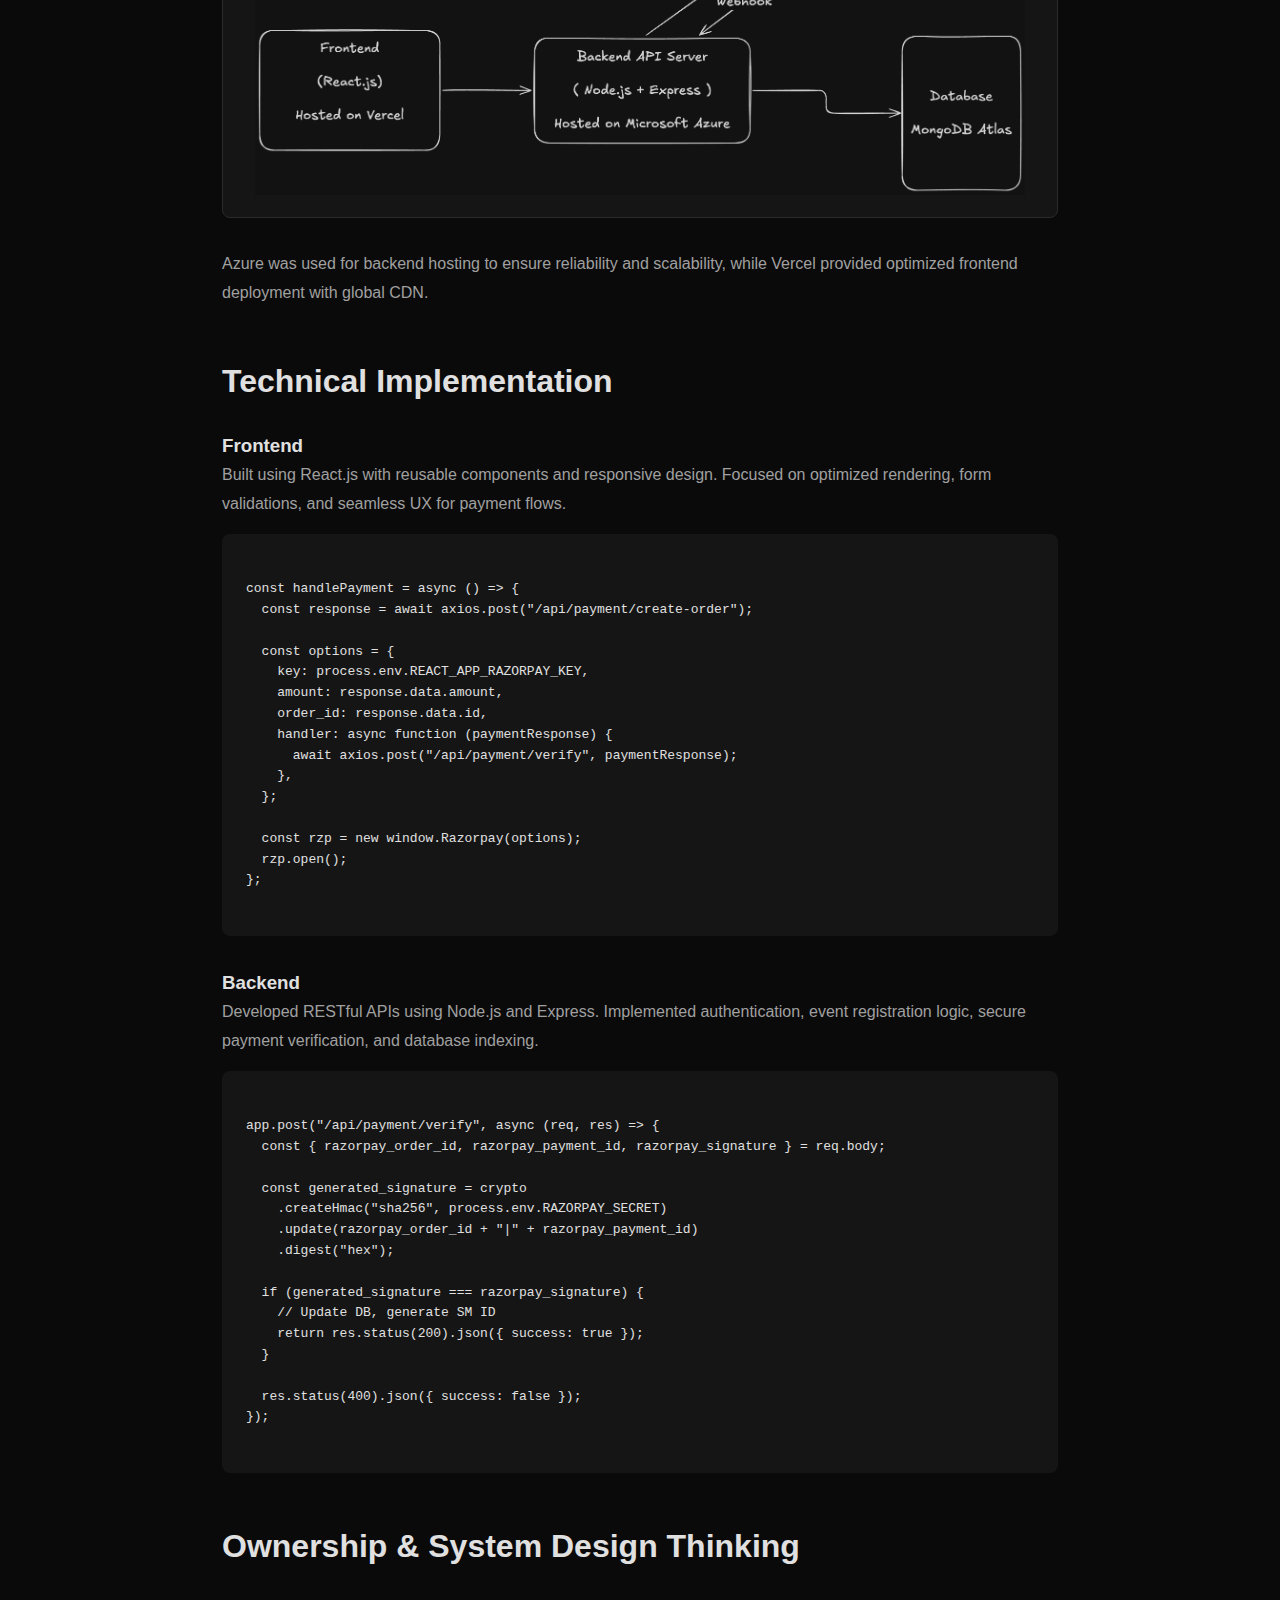
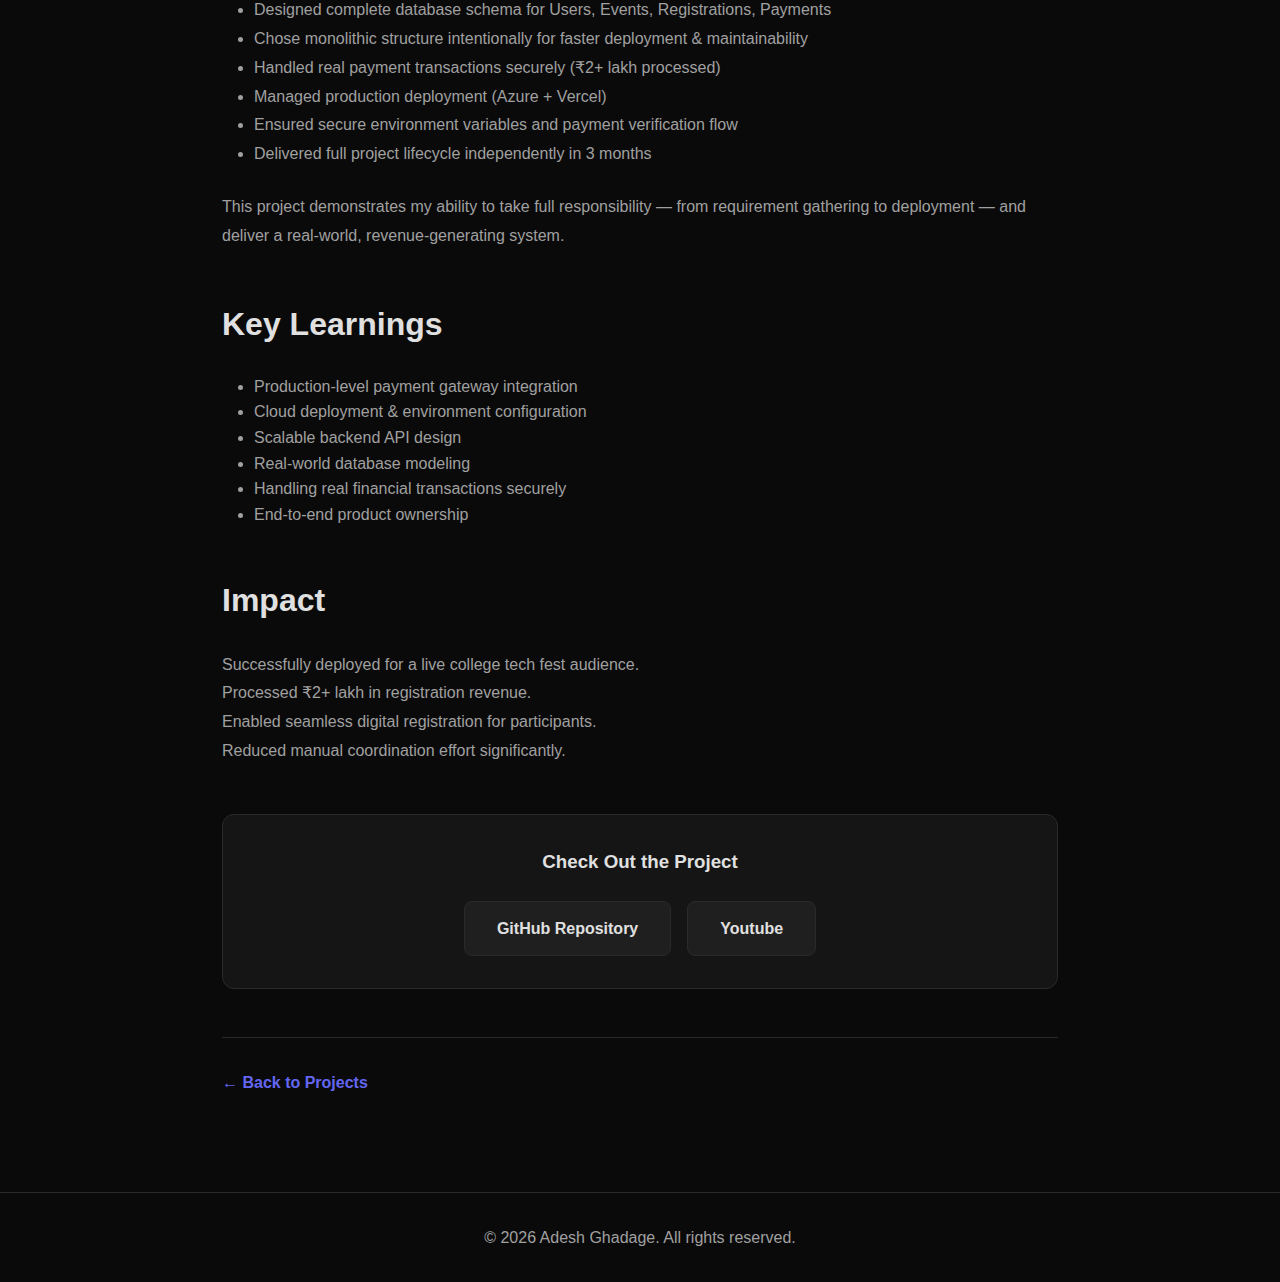
<file: projects/Samudramanthan-tech-website.html>
<!DOCTYPE html>
<html lang="en">

<head>
    <meta charset="UTF-8">
    <meta name="viewport" content="width=device-width, initial-scale=1.0">
    <title>Project Name - Portfolio</title>
    <link rel="stylesheet" href="../css/style.css">
</head>

<body>
    <!-- Navigation -->
    <nav class="navbar">
        <div class="container">
            <a href="../index.html" class="logo">AG</a>
            <ul class="nav-links">
                <li><a href="../index.html#home" class="nav-link">Home</a></li>
                <li><a href="../index.html#about" class="nav-link">About</a></li>
                <li><a href="../index.html#projects" class="nav-link active">Projects</a></li>
                <li><a href="../blog.html" class="nav-link">Blog</a></li>
                <li><a href="../index.html#contact" class="nav-link">Contact</a></li>
            </ul>
            <button class="menu-toggle" aria-label="Toggle menu">
                <span></span>
                <span></span>
                <span></span>
            </button>
        </div>
    </nav>

    <!-- Project Detail -->
    <section class="project-detail">
        <div class="container">
            <a href="../index.html#projects" class="back-link">← Back to Projects</a>

            <h1 class="page-title">Samudramathan Tech Fest Website</h1>

            <!-- Project Overview -->
            <div class="project-overview">
                <div style="display: flex; justify-content: space-between; align-items: center; margin-bottom: 1.5rem;">
                    <div>
                        <span class="project-status">Completed</span>
                        <span style="margin-left: 1rem; color: var(--text-secondary);">📅 Dec 2023 – Feb 2024</span>
                    </div>
                    <div style="display: flex; gap: 1rem;">
                        <!-- <a href="#" class="btn btn-primary" target="_blank">View Live</a> -->
                        <a href="https://github.com/AdeshGhadage/samudramathan" class="btn btn-secondary"
                            target="_blank">GitHub</a>
                        <a href="https://www.youtube.com/watch?v=qNULu-YWOAw" class="btn btn-secondary"
                            target="_blank">Youtube</a>
                    </div>
                </div>
                <p style="color: var(--text-secondary); font-size: 1.1rem; line-height: 1.8;">
                    The official website for Samudramathan Tech Fest, showcasing event details, schedules, and
                    participant information. Built with a focus on responsive design and user engagement.
                </p>
                <div class="project-tags" style="margin-top: 1.5rem;">
                    <span class="tag">React</span>
                    <span class="tag">Node.js</span>
                    <span class="tag">MongoDB</span>
                    <span class="tag">Express</span>
                    <span class="tag">REST API</span>
                </div>
            </div>

            <!-- Problem Statement -->

            <div class="project-section">
                <h2>Problem Statement</h2>
                <p style="color: var(--text-secondary); line-height:1.8;">
                    The tech fest required a centralized digital platform to manage participant registrations,
                    event enrollments, secure payments, merchandise purchases, and campus ambassador applications.
                    Previously, manual coordination created inefficiencies and payment tracking risks.
                    <br><br>
                    The system needed to handle real monetary transactions securely while ensuring a smooth
                    user experience for a large student audience.
                </p>
            </div>

            <!-- Solution -->

            <div class="project-section">
                <h2>Solution & Key Features</h2>

                <ul style="color: var(--text-secondary); margin: 1rem 0 1.5rem 2rem; line-height:1.8;">
                    <li>🔐 Secure authentication & session-based user management</li>
                    <li>🎟️ Event registration system with structured database relations</li>
                    <li>💳 Razorpay payment gateway integration for secure transactions</li>
                    <li>🧾 Automated SM ID generation after successful payment</li>
                    <li>👕 Merchandise (T-shirt) purchase module</li>
                    <li>🎓 Campus Ambassador (CAP) registration portal</li>
                    <li>📊 Admin-friendly structured backend APIs</li>
                </ul>

                <p style="color: var(--text-secondary);">
                    The application was designed as a <strong>monolithic architecture</strong>
                    considering the expected audience scale. This ensured faster development,
                    easier deployment, and simplified maintenance without unnecessary complexity.
                </p>
            </div>

            <!-- System Architecture -->

            <div class="project-section">
                <h2>System Architecture</h2>

                <p style="color: var(--text-secondary); line-height:1.8;">
                    The system follows a monolithic architecture:
                </p>

                <div class="diagram-container">
                    <div class="diagram-placeholder">
                        <div style="text-align: center;">
                            <img src="../images/samudramanthan-archi.png" alt="System Architecture Diagram"
                                style="max-width: 100%; height: auto;">
                        </div>
                    </div>
                </div>

                <p style="color: var(--text-secondary);">
                    Azure was used for backend hosting to ensure reliability and scalability,
                    while Vercel provided optimized frontend deployment with global CDN.
                </p>
            </div>

            <!-- Technical Implementation -->

            <div class="project-section">
                <h2>Technical Implementation</h2>

                <h3 style="margin-top:1.5rem;">Frontend</h3>
                <p style="color: var(--text-secondary);">
                    Built using React.js with reusable components and responsive design.
                    Focused on optimized rendering, form validations, and seamless UX for payment flows.
                </p>

                <pre style="background: var(--bg-secondary); padding: 1.5rem; border-radius: 8px; overflow-x: auto;">
<code>
const handlePayment = async () => {
  const response = await axios.post("/api/payment/create-order");

  const options = {
    key: process.env.REACT_APP_RAZORPAY_KEY,
    amount: response.data.amount,
    order_id: response.data.id,
    handler: async function (paymentResponse) {
      await axios.post("/api/payment/verify", paymentResponse);
    },
  };

  const rzp = new window.Razorpay(options);
  rzp.open();
};
</code>
</pre>

                <h3 style="margin-top:2rem;">Backend</h3>
                <p style="color: var(--text-secondary);">
                    Developed RESTful APIs using Node.js and Express.
                    Implemented authentication, event registration logic,
                    secure payment verification, and database indexing.
                </p>

                <pre style="background: var(--bg-secondary); padding: 1.5rem; border-radius: 8px; overflow-x: auto;">
<code>
app.post("/api/payment/verify", async (req, res) => {
  const { razorpay_order_id, razorpay_payment_id, razorpay_signature } = req.body;

  const generated_signature = crypto
    .createHmac("sha256", process.env.RAZORPAY_SECRET)
    .update(razorpay_order_id + "|" + razorpay_payment_id)
    .digest("hex");

  if (generated_signature === razorpay_signature) {
    // Update DB, generate SM ID
    return res.status(200).json({ success: true });
  }

  res.status(400).json({ success: false });
});
</code>
</pre>

            </div>

            <!-- System Design & Responsibility -->

            <div class="project-section">
                <h2>Ownership & System Design Thinking</h2>

                <ul style="color: var(--text-secondary); margin: 1rem 0 1.5rem 2rem; line-height:1.8;">
                    <li>Designed complete database schema for Users, Events, Registrations, Payments</li>
                    <li>Chose monolithic structure intentionally for faster deployment & maintainability</li>
                    <li>Handled real payment transactions securely (₹2+ lakh processed)</li>
                    <li>Managed production deployment (Azure + Vercel)</li>
                    <li>Ensured secure environment variables and payment verification flow</li>
                    <li>Delivered full project lifecycle independently in 3 months</li>
                </ul>

                <p style="color: var(--text-secondary);">
                    This project demonstrates my ability to take full responsibility —
                    from requirement gathering to deployment — and deliver a real-world,
                    revenue-generating system.
                </p>
            </div>

            <!-- Key Learnings -->

            <div class="project-section">
                <h2>Key Learnings</h2>
                <ul style="color: var(--text-secondary); margin: 1rem 0 1.5rem 2rem;">
                    <li>Production-level payment gateway integration</li>
                    <li>Cloud deployment & environment configuration</li>
                    <li>Scalable backend API design</li>
                    <li>Real-world database modeling</li>
                    <li>Handling real financial transactions securely</li>
                    <li>End-to-end product ownership</li>
                </ul>
            </div>

            <!-- Impact -->

            <div class="project-section">
                <h2>Impact</h2>
                <p style="color: var(--text-secondary); line-height:1.8;">
                    Successfully deployed for a live college tech fest audience.
                    <br>
                    Processed ₹2+ lakh in registration revenue.
                    <br>
                    Enabled seamless digital registration for participants.
                    <br>
                    Reduced manual coordination effort significantly.
                </p>
            </div>

            <!-- Project Links -->
            <div
                style="margin-top: 3rem; padding: 2rem; background: var(--bg-secondary); border-radius: 12px; border: 1px solid var(--border-color); text-align: center;">
                <h3 style="margin-bottom: 1.5rem;">Check Out the Project</h3>
                <div style="display: flex; gap: 1rem; justify-content: center; flex-wrap: wrap;">
                    <a href="https://github.com/AdeshGhadage/samudramathan" class="btn btn-secondary"
                        target="_blank">GitHub Repository</a>
                    <a href="https://www.youtube.com/watch?v=qNULu-YWOAw" class="btn btn-secondary"
                        target="_blank">Youtube</a>
                </div>
            </div>

            <div style="margin-top: 3rem; padding-top: 2rem; border-top: 1px solid var(--border-color);">
                <a href="../index.html#projects" class="back-link">← Back to Projects</a>
            </div>
        </div>
    </section>

    <!-- Footer -->
    <footer class="footer">
        <div class="container">
            <p>&copy; 2026 Adesh Ghadage. All rights reserved.</p>
        </div>
    </footer>

    <script src="../js/main.js"></script>
    <script src="../js/interactions.js"></script>
</body>

</html>
</file>
<file: css/style.css>
/* ======================
   CSS Variables & Reset
   ====================== */
:root {
    --bg-primary: #0a0a0a;
    --bg-secondary: #151515;
    --bg-tertiary: #1f1f1f;
    --text-primary: #e0e0e0;
    --text-secondary: #a0a0a0;
    --accent-primary: #6366f1;
    --accent-secondary: #8b5cf6;
    --accent-hover: #4f46e5;
    --success: #10b981;
    --warning: #f59e0b;
    --border-color: #2a2a2a;
    --shadow: rgba(0, 0, 0, 0.5);
}

* {
    margin: 0;
    padding: 0;
    box-sizing: border-box;
}

html {
    scroll-behavior: smooth;
}

body {
    font-family: -apple-system, BlinkMacSystemFont, 'Segoe UI', Roboto, Oxygen, Ubuntu, Cantarell, sans-serif;
    background-color: var(--bg-primary);
    color: var(--text-primary);
    line-height: 1.6;
    overflow-x: hidden;
    cursor: none;
}

/* ======================
   Visual Interactions
   ====================== */

/* Custom cursor */
.cursor-dot {
    width: 8px;
    height: 8px;
    background: var(--accent-primary);
    border-radius: 50%;
    position: fixed;
    top: -4px;
    left: -4px;
    pointer-events: none;
    z-index: 99999;
    transition: opacity 0.3s, width 0.2s, height 0.2s, background 0.2s;
    will-change: transform;
}

.cursor-ring {
    width: 36px;
    height: 36px;
    border: 1.5px solid rgba(99,102,241,0.6);
    border-radius: 50%;
    position: fixed;
    top: -18px;
    left: -18px;
    pointer-events: none;
    z-index: 99998;
    transition: opacity 0.3s, width 0.3s, height 0.3s, border-color 0.3s;
    will-change: transform;
}

.cursor-dot.cursor-hover {
    width: 14px;
    height: 14px;
    top: -7px;
    left: -7px;
    background: var(--accent-secondary);
}

.cursor-ring.cursor-hover {
    width: 52px;
    height: 52px;
    top: -26px;
    left: -26px;
    border-color: rgba(139,92,246,0.5);
}

/* Page spotlight */
.page-spotlight {
    position: fixed;
    inset: 0;
    pointer-events: none;
    z-index: 1;
    transition: background 0.08s ease;
}

/* Click ripple */
.click-ripple {
    position: fixed;
    width: 6px;
    height: 6px;
    border-radius: 50%;
    background: rgba(99,102,241,0.6);
    transform: translate(-50%, -50%) scale(0);
    pointer-events: none;
    z-index: 99997;
    animation: rippleOut 0.6s ease-out forwards;
}

@keyframes rippleOut {
    to {
        transform: translate(-50%, -50%) scale(20);
        opacity: 0;
    }
}

/* Restore cursor on touch/mobile */
@media (hover: none) {
    body { cursor: auto; }
    .cursor-dot, .cursor-ring { display: none; }
}

a {
    text-decoration: none;
    color: inherit;
    cursor: none;
}

button {
    cursor: none;
}

/* ======================
   Container
   ====================== */
.container {
    max-width: 1200px;
    margin: 0 auto;
    padding: 0 2rem;
}

/* ======================
   Navigation
   ====================== */
.navbar {
    position: fixed;
    top: 0;
    width: 100%;
    background: rgba(10, 10, 10, 0.95);
    backdrop-filter: blur(10px);
    z-index: 1000;
    border-bottom: 1px solid var(--border-color);
    transition: all 0.3s ease;
}

.navbar .container {
    display: flex;
    justify-content: center;
    align-items: center;
    padding: 1rem 2rem;
    position: relative;
}

.nav-links {
    display: flex;
    list-style: none;
    gap: 2rem;
}

.menu-toggle {
    position: absolute;
    right: 2rem;
}

.nav-link {
    position: relative;
    padding: 0.5rem 0;
    color: var(--text-secondary);
    transition: color 0.3s ease;
}

.nav-link::after {
    content: '';
    position: absolute;
    bottom: 0;
    left: 0;
    width: 0;
    height: 2px;
    background: linear-gradient(90deg, var(--accent-primary), var(--accent-secondary));
    transition: width 0.3s ease;
}

.nav-link:hover,
.nav-link.active {
    color: var(--text-primary);
}

.nav-link:hover::after,
.nav-link.active::after {
    width: 100%;
}

.menu-toggle {
    display: none;
    flex-direction: column;
    background: none;
    border: none;
    cursor: pointer;
    gap: 0.4rem;
}

.menu-toggle span {
    width: 25px;
    height: 2px;
    background: var(--text-primary);
    transition: all 0.3s ease;
}

/* ======================
   Hero Section
   ====================== */
.hero {
    min-height: 100vh;
    display: flex;
    align-items: center;
    position: relative;
    padding-top: 80px;
    overflow: hidden;
}

.hero .container {
    display: flex;
    align-items: center;
    justify-content: space-between;
    gap: 4rem;
    position: relative;
    z-index: 2;
}

.hero-content {
    flex: 1;
    z-index: 2;
}

.hero-title {
    font-size: 3.5rem;
    margin-bottom: 1rem;
    line-height: 1.2;
    animation: fadeInUp 0.8s ease;
}

.highlight {
    background: linear-gradient(135deg, var(--accent-primary), var(--accent-secondary));
    -webkit-background-clip: text;
    -webkit-text-fill-color: transparent;
    background-clip: text;
}

.hero-subtitle {
    font-size: 1.3rem;
    color: var(--text-secondary);
    margin-bottom: 2rem;
    animation: fadeInUp 0.8s ease 0.2s backwards;
}

.hero-buttons {
    display: flex;
    gap: 1rem;
    animation: fadeInUp 0.8s ease 0.4s backwards;
}

.btn {
    padding: 0.875rem 2rem;
    border-radius: 8px;
    font-weight: 600;
    transition: all 0.3s ease;
    display: inline-block;
}

.btn-primary {
    background: linear-gradient(135deg, var(--accent-primary), var(--accent-secondary));
    color: white;
    box-shadow: 0 4px 15px rgba(99, 102, 241, 0.3);
}

.btn-primary:hover {
    transform: translateY(-2px);
    box-shadow: 0 6px 20px rgba(99, 102, 241, 0.4);
}

.btn-secondary {
    background: var(--bg-tertiary);
    color: var(--text-primary);
    border: 1px solid var(--border-color);
}

.btn-secondary:hover {
    background: var(--bg-secondary);
    transform: translateY(-2px);
}

.hero-animation {
    flex: 1;
    position: relative;
    height: 400px;
}

.floating-card {
    position: absolute;
    width: 200px;
    height: 200px;
    background: linear-gradient(135deg, rgba(99, 102, 241, 0.1), rgba(139, 92, 246, 0.1));
    border: 1px solid var(--border-color);
    border-radius: 16px;
    animation: float 6s ease-in-out infinite;
}

.floating-card:nth-child(1) {
    top: 0;
    left: 0;
    animation-delay: 0s;
}

.floating-card:nth-child(2) {
    top: 50px;
    right: 50px;
    animation-delay: 2s;
}

.floating-card:nth-child(3) {
    bottom: 0;
    left: 100px;
    animation-delay: 4s;
}

@keyframes float {
    0%, 100% {
        transform: translateY(0) rotate(0deg);
    }
    50% {
        transform: translateY(-30px) rotate(5deg);
    }
}

@keyframes fadeInUp {
    from {
        opacity: 0;
        transform: translateY(30px);
    }
    to {
        opacity: 1;
        transform: translateY(0);
    }
}

/* ======================
   Section Styles
   ====================== */
section {
    padding: 6rem 0;
}

.section-title {
    font-size: 2.5rem;
    margin-bottom: 3rem;
    text-align: center;
    position: relative;
}

.section-title::after {
    content: '';
    position: absolute;
    bottom: -10px;
    left: 50%;
    transform: translateX(-50%);
    width: 60px;
    height: 4px;
    background: linear-gradient(90deg, var(--accent-primary), var(--accent-secondary));
    border-radius: 2px;
}

/* ======================
   About Section
   ====================== */
.about {
    background: var(--bg-secondary);
}

.about-text {
    max-width: 800px;
    margin: 0 auto;
    text-align: center;
}

.about-text p {
    font-size: 1.1rem;
    color: var(--text-secondary);
    margin-bottom: 1.5rem;
}

.skills {
    display: flex;
    flex-wrap: wrap;
    gap: 1rem;
    justify-content: center;
    margin-top: 2rem;
}

.skill-tag {
    padding: 0.5rem 1.5rem;
    background: var(--bg-tertiary);
    border: 1px solid var(--border-color);
    border-radius: 25px;
    font-size: 0.9rem;
    transition: all 0.3s ease;
}

.skill-tag:hover {
    background: var(--accent-primary);
    border-color: var(--accent-primary);
    transform: translateY(-2px);
}

/* ======================
   Experience Section
   ====================== */
.experience {
    background: var(--bg-primary);
}

.timeline {
    position: relative;
    max-width: 900px;
    margin: 0 auto;
}

.timeline::before {
    content: '';
    position: absolute;
    left: 0;
    top: 0;
    height: 100%;
    width: 2px;
    background: linear-gradient(180deg, var(--accent-primary), var(--accent-secondary));
}

.timeline-item {
    position: relative;
    padding-left: 3rem;
    margin-bottom: 3rem;
    animation: fadeInUp 0.6s ease backwards;
}

.timeline-item:nth-child(2) {
    animation-delay: 0.1s;
}

.timeline-item:nth-child(3) {
    animation-delay: 0.2s;
}

.timeline-dot {
    position: absolute;
    left: -6px;
    top: 0;
    width: 14px;
    height: 14px;
    border-radius: 50%;
    background: var(--accent-primary);
    border: 3px solid var(--bg-primary);
    box-shadow: 0 0 0 3px var(--accent-primary);
    transition: all 0.3s ease;
}

.timeline-item:hover .timeline-dot {
    transform: scale(1.3);
    box-shadow: 0 0 0 6px rgba(99, 102, 241, 0.3);
}

.timeline-content {
    background: var(--bg-secondary);
    border: 1px solid var(--border-color);
    border-radius: 12px;
    padding: 2rem;
    transition: all 0.3s ease;
    position: relative;
}

.timeline-content::before {
    content: '';
    position: absolute;
    left: -8px;
    top: 6px;
    width: 0;
    height: 0;
    border-top: 8px solid transparent;
    border-bottom: 8px solid transparent;
    border-right: 8px solid var(--border-color);
}

.timeline-content::after {
    content: '';
    position: absolute;
    left: -7px;
    top: 7px;
    width: 0;
    height: 0;
    border-top: 7px solid transparent;
    border-bottom: 7px solid transparent;
    border-right: 7px solid var(--bg-secondary);
}

.timeline-item:hover .timeline-content {
    transform: translateX(5px);
    border-color: var(--accent-primary);
    box-shadow: 0 5px 20px var(--shadow);
}

.experience-header {
    display: flex;
    justify-content: space-between;
    align-items: flex-start;
    margin-bottom: 1rem;
    gap: 1rem;
}

.experience-title {
    font-size: 1.4rem;
    color: var(--text-primary);
    margin-bottom: 0.25rem;
}

.experience-company {
    color: var(--accent-primary);
    font-weight: 600;
    font-size: 1rem;
}

.company-link {
    color: var(--accent-primary);
    transition: all 0.3s ease;
    display: inline-flex;
    align-items: center;
    gap: 0.25rem;
}

.company-link::after {
    content: '↗';
    font-size: 0.85rem;
    opacity: 0.7;
}

.company-link:hover {
    color: var(--accent-secondary);
    text-decoration: underline;
}

.experience-duration {
    color: var(--text-secondary);
    font-size: 0.875rem;
    white-space: nowrap;
    padding: 0.25rem 0.75rem;
    background: var(--bg-tertiary);
    border-radius: 15px;
    border: 1px solid var(--border-color);
}

.experience-description {
    color: var(--text-secondary);
    line-height: 1.6;
    margin-bottom: 1rem;
}

.experience-highlights {
    list-style: none;
    margin: 1rem 0 1.5rem 0;
    padding: 0;
}

.experience-highlights li {
    color: var(--text-secondary);
    padding-left: 1.5rem;
    margin-bottom: 0.5rem;
    position: relative;
    line-height: 1.6;
}

.experience-highlights li::before {
    content: '▹';
    position: absolute;
    left: 0;
    color: var(--accent-primary);
    font-size: 1.2rem;
    line-height: 1.6;
}

.experience-tags {
    display: flex;
    flex-wrap: wrap;
    gap: 0.5rem;
    margin-top: 1rem;
}

.experience-certificate {
    display: flex;
    align-items: center;
    gap: 0.5rem;
    margin-top: 1.5rem;
    padding-top: 1rem;
    border-top: 1px solid var(--border-color);
}

.certificate-icon {
    font-size: 1.2rem;
}

.certificate-link {
    color: var(--accent-primary);
    font-weight: 600;
    font-size: 0.95rem;
    transition: all 0.3s ease;
    position: relative;
}

.certificate-link::after {
    content: ' →';
    transition: transform 0.3s ease;
    display: inline-block;
}

.certificate-link:hover {
    color: var(--accent-secondary);
}

.certificate-link:hover::after {
    transform: translateX(3px);
}

/* ======================
   Projects Section
   ====================== */
.projects-grid {
    display: grid;
    grid-template-columns: repeat(auto-fit, minmax(350px, 1fr));
    gap: 2rem;
}

.project-card {
    background: var(--bg-secondary);
    border: 1px solid var(--border-color);
    border-radius: 12px;
    padding: 2rem;
    transition: all 0.3s ease;
    position: relative;
    overflow: hidden;
}

.project-card::before {
    content: '';
    position: absolute;
    top: 0;
    left: 0;
    width: 100%;
    height: 4px;
    background: linear-gradient(90deg, var(--accent-primary), var(--accent-secondary));
    transform: scaleX(0);
    transition: transform 0.3s ease;
}

.project-card:hover {
    transform: translateY(-5px);
    box-shadow: 0 10px 30px var(--shadow);
}

.project-card:hover::before {
    transform: scaleX(1);
}

.project-header {
    display: flex;
    justify-content: space-between;
    align-items: center;
    margin-bottom: 1rem;
}

.project-header h3 {
    font-size: 1.4rem;
}

.project-status {
    padding: 0.25rem 0.75rem;
    background: var(--success);
    color: white;
    border-radius: 12px;
    font-size: 0.75rem;
    font-weight: 600;
}

.project-status.ongoing {
    background: var(--warning);
}

.project-description {
    color: var(--text-secondary);
    margin-bottom: 1.5rem;
    line-height: 1.6;
}

.project-tags {
    display: flex;
    flex-wrap: wrap;
    gap: 0.5rem;
    margin-bottom: 1.5rem;
}

.tag {
    padding: 0.25rem 0.75rem;
    background: var(--bg-tertiary);
    border: 1px solid var(--border-color);
    border-radius: 15px;
    font-size: 0.8rem;
    color: var(--accent-primary);
}

.project-links {
    display: flex;
    gap: 1rem;
}

.link-btn {
    flex: 1;
    text-align: center;
    padding: 0.625rem 1rem;
    background: var(--bg-tertiary);
    border: 1px solid var(--border-color);
    border-radius: 6px;
    transition: all 0.3s ease;
    font-size: 0.9rem;
}

.link-btn:hover {
    background: var(--accent-primary);
    border-color: var(--accent-primary);
    transform: translateY(-2px);
}

/* ======================
   Blog Section
   ====================== */
.page-header {
    padding: 8rem 0 4rem;
    text-align: center;
    background: var(--bg-secondary);
}

.page-title {
    font-size: 3rem;
    margin-bottom: 1rem;
}

.page-subtitle {
    font-size: 1.2rem;
    color: var(--text-secondary);
}

.blog-section {
    padding: 4rem 0;
}

.blog-grid {
    display: grid;
    grid-template-columns: repeat(auto-fit, minmax(350px, 1fr));
    gap: 2rem;
}

.blog-card {
    background: var(--bg-secondary);
    border: 1px solid var(--border-color);
    border-radius: 12px;
    padding: 2rem;
    transition: all 0.3s ease;
}

.blog-card:hover {
    transform: translateY(-5px);
    box-shadow: 0 10px 30px var(--shadow);
    border-color: var(--accent-primary);
}

.blog-date {
    color: var(--accent-primary);
    font-size: 0.875rem;
    margin-bottom: 0.5rem;
    font-weight: 600;
}

.blog-title {
    font-size: 1.5rem;
    margin-bottom: 1rem;
    color: var(--text-primary);
}

.blog-excerpt {
    color: var(--text-secondary);
    margin-bottom: 1rem;
    line-height: 1.6;
}

.blog-tags {
    display: flex;
    gap: 0.5rem;
    margin-bottom: 1rem;
}

.read-more {
    color: var(--accent-primary);
    font-weight: 600;
    display: inline-flex;
    align-items: center;
    transition: all 0.3s ease;
}

.read-more:hover {
    color: var(--accent-secondary);
    transform: translateX(5px);
}

/* ======================
   Blog Post Page
   ====================== */
.post-header {
    padding: 8rem 0 2rem;
    background: var(--bg-secondary);
}

.post-meta {
    display: flex;
    gap: 2rem;
    justify-content: center;
    margin-top: 1rem;
    color: var(--text-secondary);
}

.post-content {
    max-width: 800px;
    margin: 0 auto;
    padding: 4rem 2rem;
}

.post-content h2 {
    font-size: 2rem;
    margin: 2rem 0 1rem;
    color: var(--text-primary);
}

.post-content h3 {
    font-size: 1.5rem;
    margin: 1.5rem 0 1rem;
    color: var(--text-primary);
}

.post-content p {
    color: var(--text-secondary);
    margin-bottom: 1.5rem;
    line-height: 1.8;
    font-size: 1.05rem;
}

.post-content code {
    background: var(--bg-secondary);
    padding: 0.2rem 0.5rem;
    border-radius: 4px;
    font-family: 'Courier New', monospace;
    color: var(--accent-primary);
}

.post-content pre {
    background: var(--bg-secondary);
    padding: 1.5rem;
    border-radius: 8px;
    border: 1px solid var(--border-color);
    overflow-x: auto;
    margin: 1.5rem 0;
}

.post-content pre code {
    background: none;
    padding: 0;
}

.post-content ul, .post-content ol {
    color: var(--text-secondary);
    margin: 1rem 0 1.5rem 2rem;
}

.post-content li {
    margin-bottom: 0.5rem;
}

.post-content img {
    max-width: 100%;
    border-radius: 8px;
    margin: 2rem 0;
}

.back-link {
    display: inline-flex;
    align-items: center;
    gap: 0.5rem;
    color: var(--accent-primary);
    font-weight: 600;
    margin-bottom: 2rem;
    transition: all 0.3s ease;
}

.back-link:hover {
    transform: translateX(-5px);
}

/* ======================
   Project Detail Page
   ====================== */
.project-detail {
    padding: 8rem 0 4rem;
}

.project-detail .container {
    max-width: 900px;
}

.project-overview {
    background: var(--bg-secondary);
    padding: 2rem;
    border-radius: 12px;
    border: 1px solid var(--border-color);
    margin-bottom: 3rem;
}

.project-section {
    margin-bottom: 3rem;
}

.project-section h2 {
    font-size: 2rem;
    margin-bottom: 1.5rem;
    color: var(--text-primary);
}

.project-section p {
    color: var(--text-secondary);
    line-height: 1.8;
    margin-bottom: 1rem;
}

.diagram-container {
    background: var(--bg-secondary);
    border: 1px solid var(--border-color);
    border-radius: 8px;
    padding: 2rem;
    margin: 2rem 0;
    text-align: center;
}

.diagram-placeholder {
    height: 300px;
    display: flex;
    align-items: center;
    justify-content: center;
    color: var(--text-secondary);
    font-style: italic;
}

/* ======================
   Contact Section
   ====================== */
.contact {
    background: var(--bg-secondary);
    text-align: center;
}

.contact-content p {
    font-size: 1.2rem;
    color: var(--text-secondary);
    margin-bottom: 2rem;
}

.contact-links {
    display: flex;
    gap: 1.5rem;
    justify-content: center;
    flex-wrap: wrap;
}

.contact-btn {
    display: flex;
    align-items: center;
    gap: 0.75rem;
    padding: 1rem 2rem;
    background: var(--bg-tertiary);
    border: 1px solid var(--border-color);
    border-radius: 8px;
    transition: all 0.3s ease;
    font-size: 1rem;
}

.contact-btn svg {
    width: 20px;
    height: 20px;
    flex-shrink: 0;
    transition: transform 0.3s ease;
}

.contact-btn:hover {
    background: var(--accent-primary);
    border-color: var(--accent-primary);
    transform: translateY(-2px);
}

.contact-btn:hover svg {
    transform: scale(1.1);
}

/* ======================
   Footer
   ====================== */
.footer {
    background: var(--bg-primary);
    padding: 2rem 0;
    text-align: center;
    border-top: 1px solid var(--border-color);
}

.footer p {
    color: var(--text-secondary);
}

/* ======================
   Responsive Design
   ====================== */
@media (max-width: 768px) {
    .menu-toggle {
        display: flex;
    }

    .nav-links {
        position: fixed;
        top: 70px;
        left: -100%;
        width: 100%;
        height: calc(100vh - 70px);
        background: rgba(10, 10, 10, 0.98);
        flex-direction: column;
        align-items: center;
        justify-content: center;
        gap: 3rem;
        transition: left 0.3s ease;
    }

    .nav-links.active {
        left: 0;
    }

    .timeline::before {
        left: 0;
    }

    .timeline-item {
        padding-left: 2rem;
    }

    .experience-header {
        flex-direction: column;
        gap: 0.5rem;
    }

    .experience-duration {
        align-self: flex-start;
    }

    .hero-title {
        font-size: 2.5rem;
    }

    .hero-subtitle {
        font-size: 1.1rem;
    }

    .hero .container {
        flex-direction: column;
        text-align: center;
    }

    .hero-animation {
        display: none;
    }

    .hero-buttons {
        justify-content: center;
    }

    .projects-grid,
    .blog-grid {
        grid-template-columns: 1fr;
    }

    .section-title {
        font-size: 2rem;
    }

    .contact-links {
        flex-direction: column;
        align-items: center;
    }
}

@media (max-width: 480px) {
    .container {
        padding: 0 1rem;
    }

    .hero-title {
        font-size: 2rem;
    }

    .btn {
        padding: 0.75rem 1.5rem;
        font-size: 0.9rem;
    }
}
</file>
